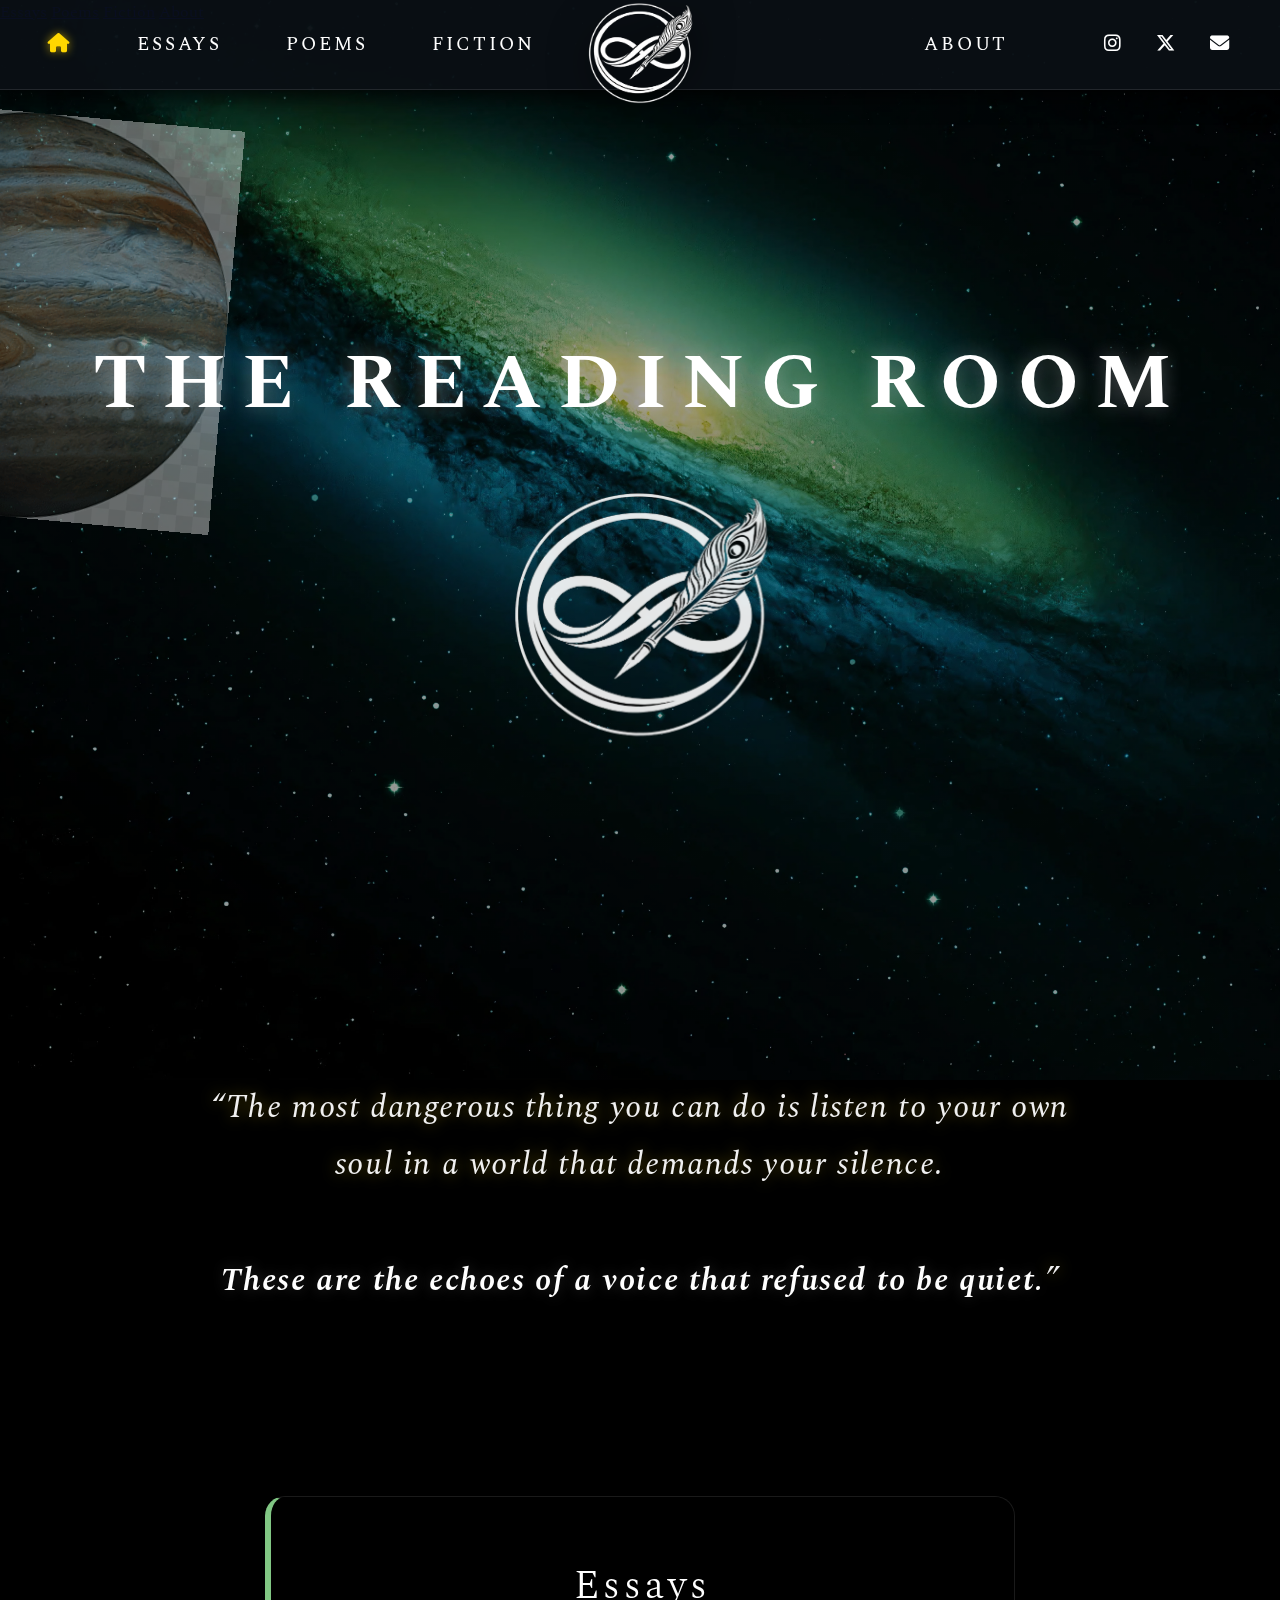
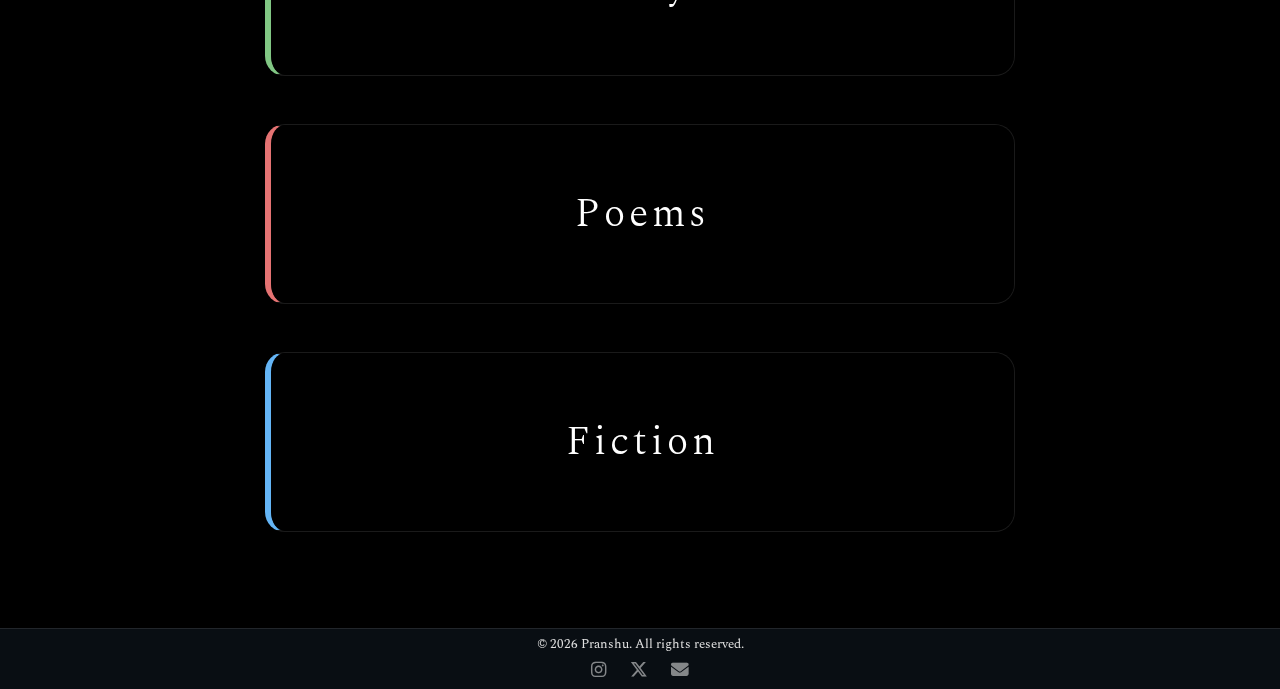
<file: index.html>
<!DOCTYPE html>
<html lang="en">
<head>
  <meta charset="UTF-8" />
  <meta name="viewport" content="width=device-width, initial-scale=1.0" />
  <title>The Reading Room</title>
  <meta name="description" content="The most dangerous thing you can do is listen to your own soul in a world that demands your silence." />
  <link rel="icon" type="image/png" href="favicon-96x96.png" sizes="96x96" />
  <link rel="icon" type="image/svg+xml" href="favicon.svg" />
  <link rel="shortcut icon" href="favicon.ico" />
  <link rel="apple-touch-icon" sizes="180x180" href="apple-touch-icon.png" />
  <meta name="apple-mobile-web-app-title" content="Pranshu Lib" />
  <link rel="manifest" href="site.webmanifest" />
  
  <link rel="preconnect" href="https://fonts.googleapis.com">
  <link rel="preconnect" href="https://fonts.gstatic.com" crossorigin>
  <link href="https://fonts.googleapis.com/css2?family=Spectral:ital,wght@0,300;0,400;0,600;0,700;1,400&display=swap" rel="stylesheet">
  <link rel="stylesheet" href="https://cdnjs.cloudflare.com/ajax/libs/font-awesome/6.5.0/css/all.min.css">
  <link rel="stylesheet" href="style.css" />
</head>

<body>

  <div class="space-bg"></div>
  <div class="planet jupiter"></div> 
  <div class="planet saturn"></div>

  <header class="ribbon">
  <a href="index.html" class="mobile-home-icon active"><i class="fa-solid fa-house"></i></a>

  <nav class="nav-left desktop-only">
    <a href="index.html" aria-label="Home" class="home-icon active">
        <i class="fa-solid fa-house"></i>
    </a>
    <a href="essays.html">Essays</a>
    <a href="poems.html">Poems</a>
    <a href="fiction.html">Fiction</a>
  </nav>

  <div class="nav-logo">
    <a href="index.html">
      <img src="images/final-logo.png" alt="The Reading Room Logo">
    </a>
  </div>

  <nav class="nav-right desktop-only">
    <a href="about.html">About</a>
    
    <div class="nav-socials">
       <a href="https://www.instagram.com/pranshu.writes/" target="_blank" rel="noopener noreferrer">
         <i class="fa-brands fa-instagram"></i>
       </a>
       <a href="https://twitter.com/pranshu_writes" target="_blank" rel="noopener noreferrer">
         <i class="fa-brands fa-x-twitter"></i>
       </a>
       <a href="mailto:pranshu.writes@gmail.com">
         <i class="fa-solid fa-envelope"></i>
       </a>
    </div>
  </nav>

  <div class="menu-toggle"><i class="fa-solid fa-bars"></i></div>
</header>

  <!-- Mobile Menu -->
  <div id="mobileMenu" class="mobile-nav-overlay">
      <a href="essays.html">Essays</a>
      <a href="poems.html">Poems</a>
      <a href="fiction.html">Fiction</a>
      <a href="about.html">About</a>
  </div>

  <main>

    <section class="hero">
      <div class="hero-content">
        <h1>The Reading Room</h1>
        <div class="hero-logo-container">
          <img src="images/final-logo.png" class="spinning-logo" alt="Logo">
        </div>
      </div>
    </section>

    <section class="about" id="quote-section">
      <p class="quote-text">
        “The most dangerous thing you can do is listen to your own soul in a world that demands your silence.<br><br>
        <span class="highlight">These are the echoes of a voice that refused to be quiet.</span>”
      </p>
    </section>

    <section class="library" id="library-section">
      <div class="cards-container">
        
        <a href="essays.html" class="card earth-theme">
          <div class="card-bg"></div>
          <div class="card-content">
            <span class="card-title">Essays</span>
            <div class="card-quote">
              <p>
                "To truly change the world, we must first change<br>
                the way we view education. The real test is not<br>
                in marksheets, but in the human beings it produces."
              </p>
            </div>
          </div>
        </a>

        <a href="poems.html" class="card fire-theme">
          <div class="card-bg"></div>
          <div class="card-content">
            <span class="card-title">Poems</span>
            <div class="card-quote">
              <p>
                "The shard, the glass so very sharp,<br>
                cut through her soul, yet she lived.<br>
                Why then the scalpel, when it cut her veins,<br>
                did not spare?"
              </p>
            </div>
          </div>
        </a>

        <a href="fiction.html" class="card water-theme">
          <div class="card-bg"></div>
          <div class="card-content">
            <span class="card-title">Fiction</span>
            <div class="card-quote">
              <p>
                "You signed off on the body count.<br>
                Math won’t wash off blood.<br>
                Don't hide behind patriotism now."
              </p>
            </div>
          </div>
        </a>

      </div>
    </section>

    <footer>
      <p>© 2026 Pranshu. All rights reserved.</p>
      <div class="footer-icons">
        <a href="https://www.instagram.com/pranshu.writes/" target="_blank" rel="noopener noreferrer"><i class="fa-brands fa-instagram"></i></a>
        <a href="https://twitter.com/pranshu_writes" target="_blank" rel="noopener noreferrer"><i class="fa-brands fa-x-twitter"></i></a>
        <a href="mailto:pranshu.writes@gmail.com"><i class="fa-solid fa-envelope"></i></a>
      </div>
    </footer>

  </main>

  <script src="script.js"></script>
</body>
</html>
</file>
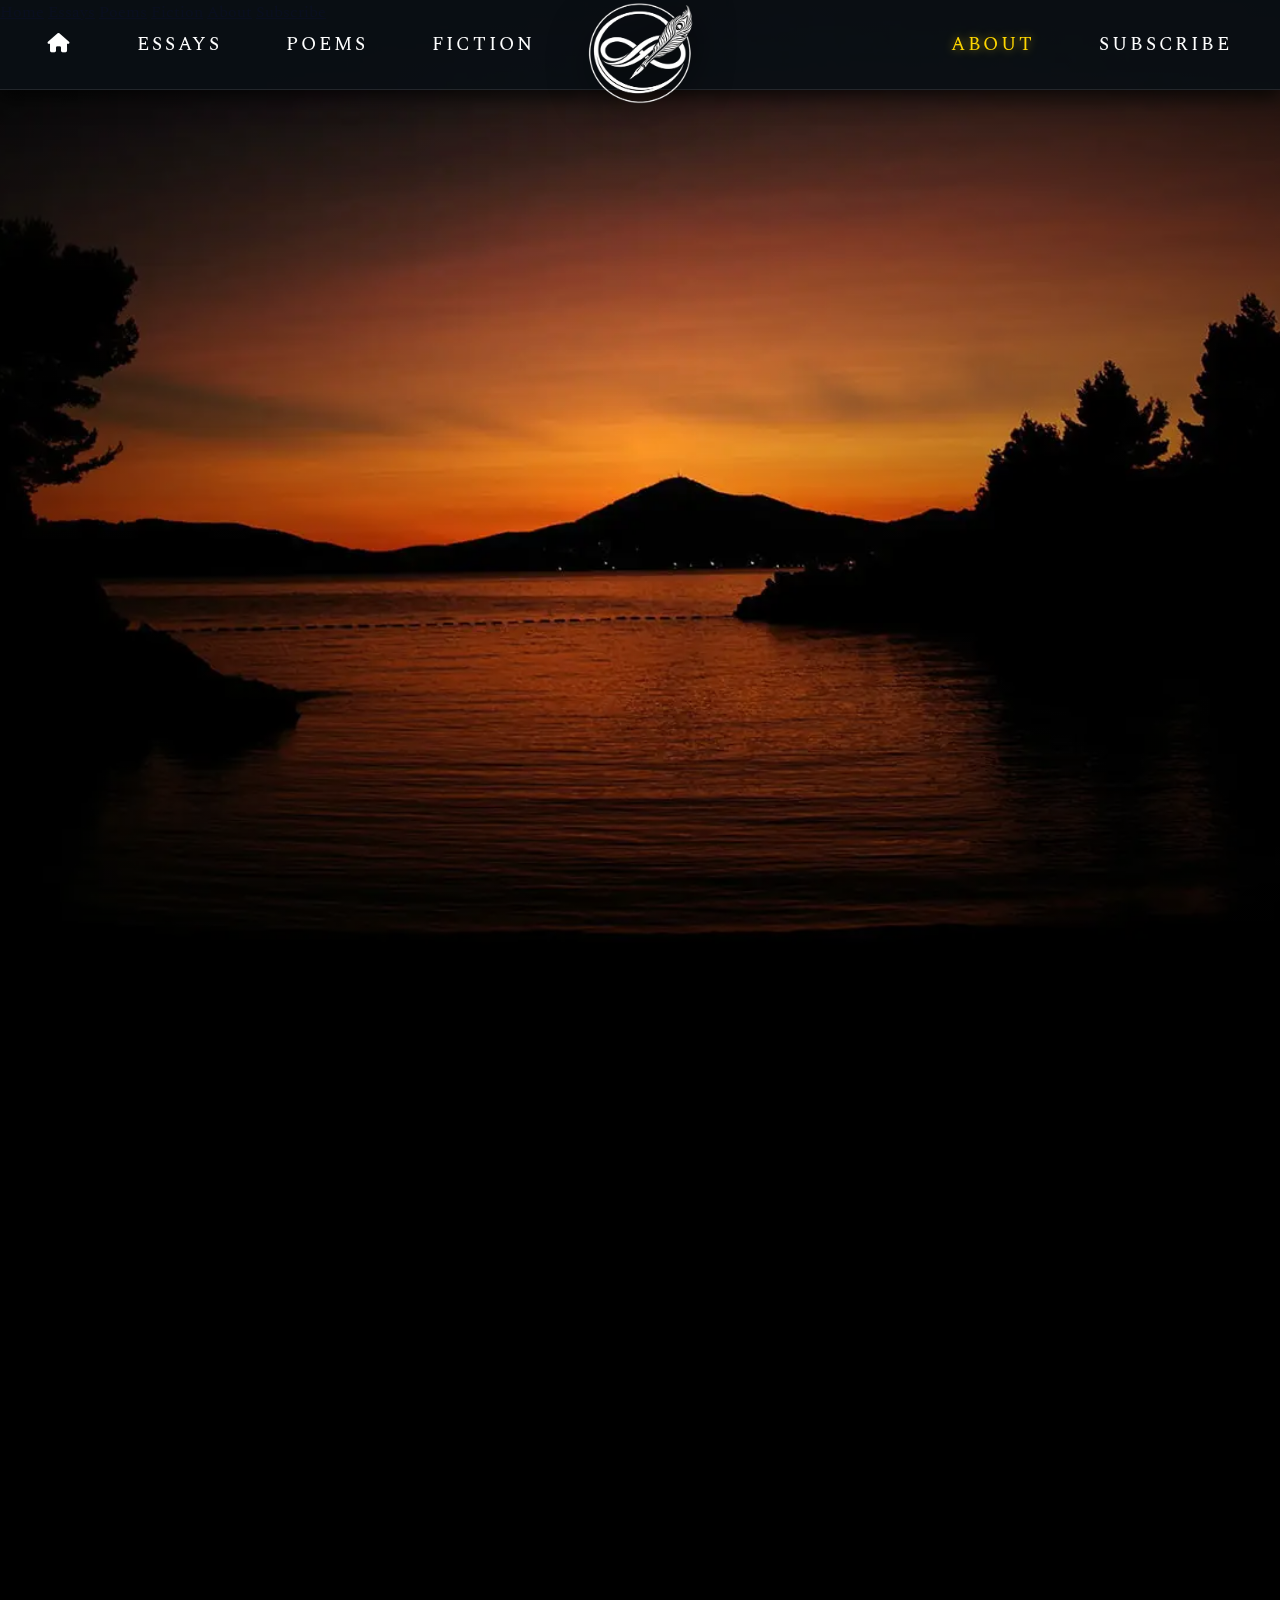
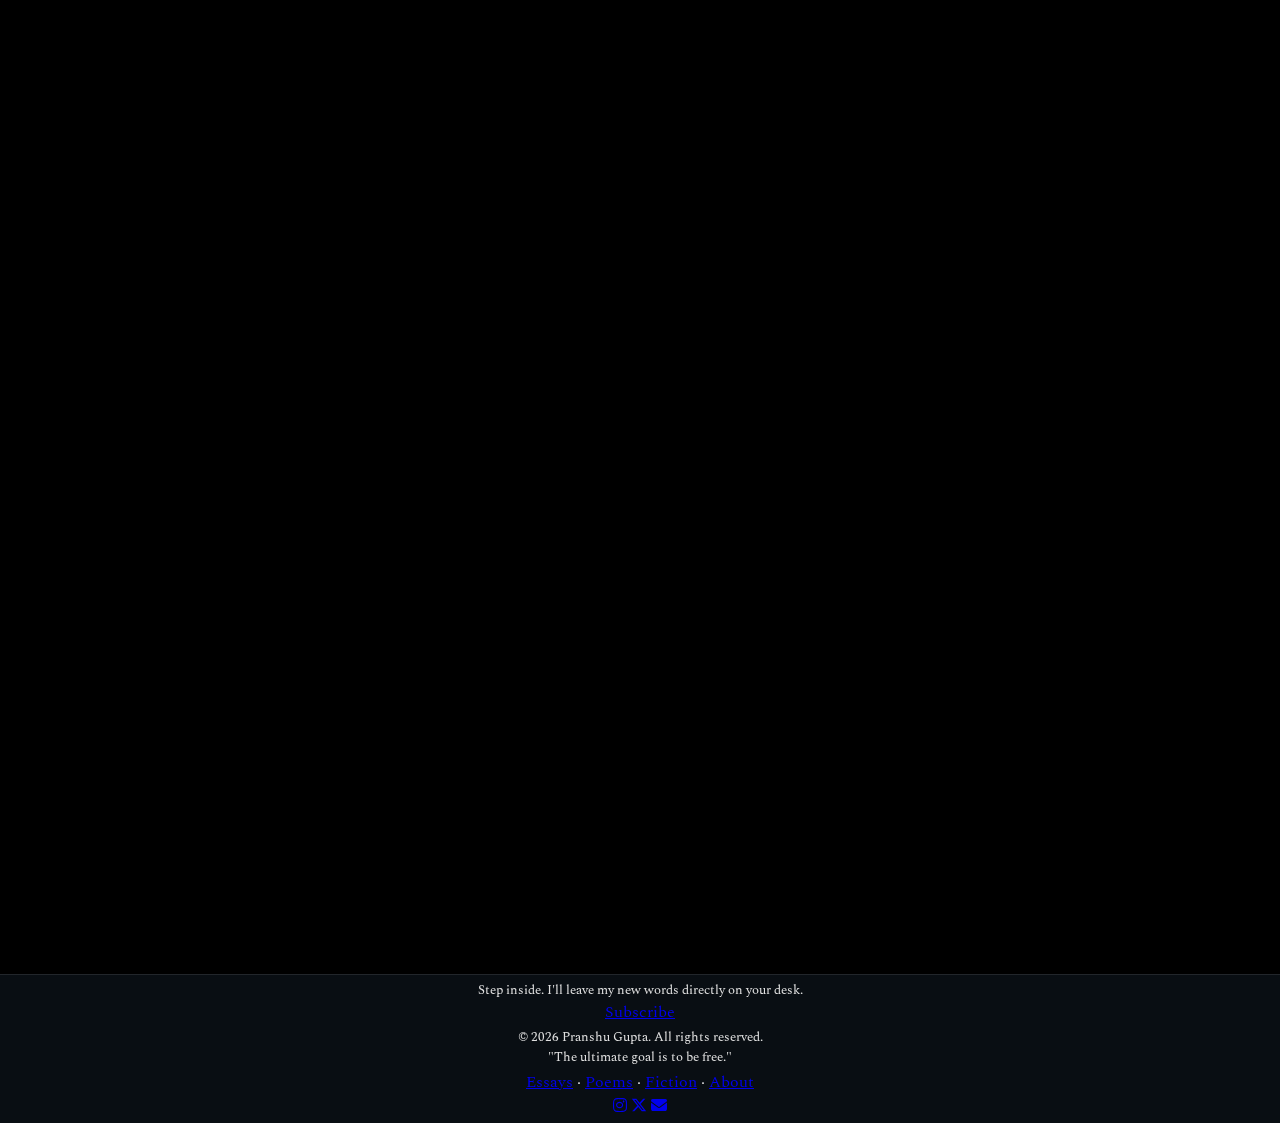
<file: about/index.html>
<!DOCTYPE html>
<html lang="en">
<head>
  <meta charset="UTF-8" />
  <meta name="viewport" content="width=device-width, initial-scale=1.0" />
  <title>About | The Reading Room</title>
  <meta name="description" content="About Pranshu and the journey behind The Reading Room." />
  
  <meta property="og:type" content="website">
  <meta property="og:title" content="About | The Reading Room">
  <meta property="og:description" content="About Pranshu and the journey behind The Reading Room.">
  <meta property="og:image" content="https://pranshu.space/images/bg-about.webp">
  <meta name="twitter:card" content="summary_large_image">
  <meta name="twitter:title" content="About | The Reading Room">
  <meta name="twitter:description" content="About Pranshu and the journey behind The Reading Room.">
  <meta name="twitter:image" content="https://pranshu.space/images/bg-about.webp">

  <link rel="icon" type="image/png" href="../images/icons/favicon-96x96.png" sizes="96x96" />
  <link rel="icon" type="image/svg+xml" href="../images/icons/favicon.svg" />
  <link rel="shortcut icon" href="../images/icons/favicon.ico" />
  <link rel="apple-touch-icon" sizes="180x180" href="../images/icons/apple-touch-icon.png" />
  <meta name="apple-mobile-web-app-title" content="Pranshu Lib" />
  <link rel="manifest" href="../images/icons/site.webmanifest" />
  
  <link rel="preconnect" href="https://fonts.googleapis.com">
  <link rel="preconnect" href="https://fonts.gstatic.com" crossorigin>
  <link href="https://fonts.googleapis.com/css2?family=Spectral:ital,wght@0,300;0,400;0,600;0,700;1,400&display=swap" rel="stylesheet">
  <link rel="stylesheet" href="https://cdnjs.cloudflare.com/ajax/libs/font-awesome/6.5.0/css/all.min.css">
  
  <link rel="stylesheet" href="../style.css" />
</head>

<body>

  <div class="space-bg bg-about"></div>

  <header class="ribbon">
    <a href="/" class="mobile-home-icon"><i class="fa-solid fa-house"></i></a>

    <nav class="nav-left desktop-only">
      <a href="/" aria-label="Home" class="home-icon">
        <i class="fa-solid fa-house"></i>
      </a>
      <a href="../essays/">Essays</a>
      <a href="../poems/">Poems</a>
      <a href="../fiction/">Fiction</a>
    </nav>

    <div class="nav-logo">
      <a href="/">
        <img src="../images/final-logo.png" alt="The Reading Room Logo">
      </a>
    </div>

    <nav class="nav-right desktop-only">
      <a href="#" class="active">About</a>
      <a href="https://pranshuspace.substack.com/subscribe" target="_blank" rel="noopener noreferrer" class="subscribe-btn">Subscribe</a>
    </nav>

    <div class="menu-toggle" role="button" aria-label="Toggle Navigation" tabindex="0"><i class="fa-solid fa-bars"></i></div>
  </header>

  <div id="mobileMenu" class="mobile-nav-overlay">
      <a href="/">Home</a>
      <a href="../essays/">Essays</a>
      <a href="../poems/">Poems</a>
      <a href="../fiction/">Fiction</a>
      <a href="#" class="active">About</a>
      <a href="https://pranshuspace.substack.com/subscribe" target="_blank" class="mobile-subscribe-btn">Subscribe</a>
  </div>

  <main>
    <section class="page-intro">
      <div class="quote-glass">
        <h1 class="page-title">THE JOURNEY</h1>
        <p>"People ask, 'What's the ultimate goal of life?'<br><br>Ultimate goal is to be free."</p>
      </div>
    </section>

    <div class="reading-container reading-layout container-centered" style="justify-content: center;">
      <article class="reading-main solid-glass about-card card-static">
        <div class="reading-text">
          
          <p>Hello Everyone! I warmly welcome you to my reading room.</p>
          
          <p>My journey into writing began in the quiet isolation of the COVID-19 lockdowns. I was preparing for my 12th board exams, and as the world paused, I found myself turning inward. I began listening to spiritual discourses and exploring the depths of philosophy and human psychology. It was a period of intense, youthful idealism. I was struck by a sincere belief that humans possess the potential to achieve true peace, and I harbored a burning desire to help build a utopian society. I wanted to do the absolute best for my country and humankind.</p>

          <h3 style="color: #FFD700; margin-top: 3rem; margin-bottom: 1.5rem; font-size: 1.8rem; font-weight: 400;">The Reality of Power</h3>
          <p>But idealism eventually has to meet the real world. As I stepped further into practical life, I began to observe the systems around us. I realized that the traditional path to political or systemic power is often inherently compromised.</p>

          <p>To win the approval of the masses—with all their conflicting needs and desires—leaders are frequently forced to make promises they know they cannot keep. It becomes a cycle of appeasement and untruths that, while politically effective in the short term, ultimately harms society in the long run. I realized that true change cannot be enforced from the top down. Power is a psychological trap, a theme we explore deeply in the Essays section.</p>

          <h3 style="color: #FFD700; margin-top: 3rem; margin-bottom: 1.5rem; font-size: 1.8rem; font-weight: 400;">The Shift to the Pen</h3>
          <p>That realization shifted everything for me. I understood that you cannot change the world by controlling it; you can only change it by educating it—starting with yourself. So, I picked up the pen. Writing became my way to explore the nuances of society, the mechanics of power, and the depths of the human heart.</p>

          <p>You can access my website based on three distinct moods:</p>

          <ul style="list-style: none; padding-left: 0; margin-bottom: 2rem;">
            <li style="margin-bottom: 1.5rem;">
              <strong style="color: #81C784; font-size: 1.2rem; letter-spacing: 0.1em; text-transform: uppercase;">Essays</strong><br>
              The serious room. Go here to read social commentary, explore philosophy, and think. Pause here, and change the world.
            </li>
            <li style="margin-bottom: 1.5rem;">
              <strong style="color: #E57373; font-size: 1.2rem; letter-spacing: 0.1em; text-transform: uppercase;">Poems</strong><br>
              Soft, and sometimes brutal. Just things I like to write. Relax here, and if my words make you feel something real, I will take that as a win.
            </li>
            <li style="margin-bottom: 1.5rem;">
              <strong style="color: #64B5F6; font-size: 1.2rem; letter-spacing: 0.1em; text-transform: uppercase;">Fiction</strong><br>
              This may be the least active room, but it will be the most creative. Be ready to be thrilled.
            </li>
          </ul>

          <h3 style="color: #FFD700; margin-top: 3rem; margin-bottom: 1.5rem; font-size: 1.8rem; font-weight: 400;">The Purpose</h3>
          <p>Along this path, my explorations into Indian Knowledge Systems led to a book proposal on philosophy that was shortlisted for the PM YUVA 3.0 program. Though it did not make the final cut, it affirmed my commitment to exploring these vital, ancient ideas.</p>

          <p>My ultimate purpose is education. I believe it is the master key to changing the world. If the right knowledge and self-reflection can spark a resilient light within me—one that keeps me walking a grounded, honest path despite life's inevitable challenges—then I am certain it can do the same for a thousand others. And a thousand awakened minds are enough to shift an entire system.</p>

          <p style="margin-top: 3rem; font-size: 1.3rem; font-style: italic; color: #fff; text-align: center;">
            So this is Pranshu Gupta, welcoming you all to a journey of self-discovery and growth.<br>
            Looking forward to connecting with you all. <br><br>
            <span style="color: #FFD700;">Spread love. Love makes us free, and remember—the ultimate goal is to be free.</span>
          </p>
        </div>
      </article>
    </div>
  </main>

  <footer>
    <div class="footer-catch">
      <p>Step inside. I'll leave my new words directly on your desk.</p>
      <a href="https://pranshuspace.substack.com/subscribe" target="_blank" rel="noopener noreferrer" class="subscribe-btn-footer">Subscribe</a>
    </div>
    <div class="footer-bottom">
      <p class="copyright">© 2026 Pranshu Gupta. All rights reserved.</p>
      <p class="footer-quote">"The ultimate goal is to be free."</p>
    </div>
    <div class="footer-right">
      <div class="footer-links">
        <a href="../essays/">Essays</a> 
        <span>&#183;</span> 
        <a href="../poems/">Poems</a> 
        <span>&#183;</span> 
        <a href="../fiction/">Fiction</a> 
        <span>&#183;</span> 
        <a href="#">About</a>
      </div>
      <div class="footer-socials">
        <a href="https://instagram.com/pranshu.space/" target="_blank" rel="noopener noreferrer"><i class="fa-brands fa-instagram"></i></a>
        <a href="https://x.com/pranshuspace" target="_blank" rel="noopener noreferrer"><i class="fa-brands fa-x-twitter"></i></a>
        <a href="mailto:hello.pranshuspace@gmail.com"><i class="fa-solid fa-envelope"></i></a>
      </div>
    </div>
  </footer>

  <script src="../script.js"></script>
</body>
</html>
</file>
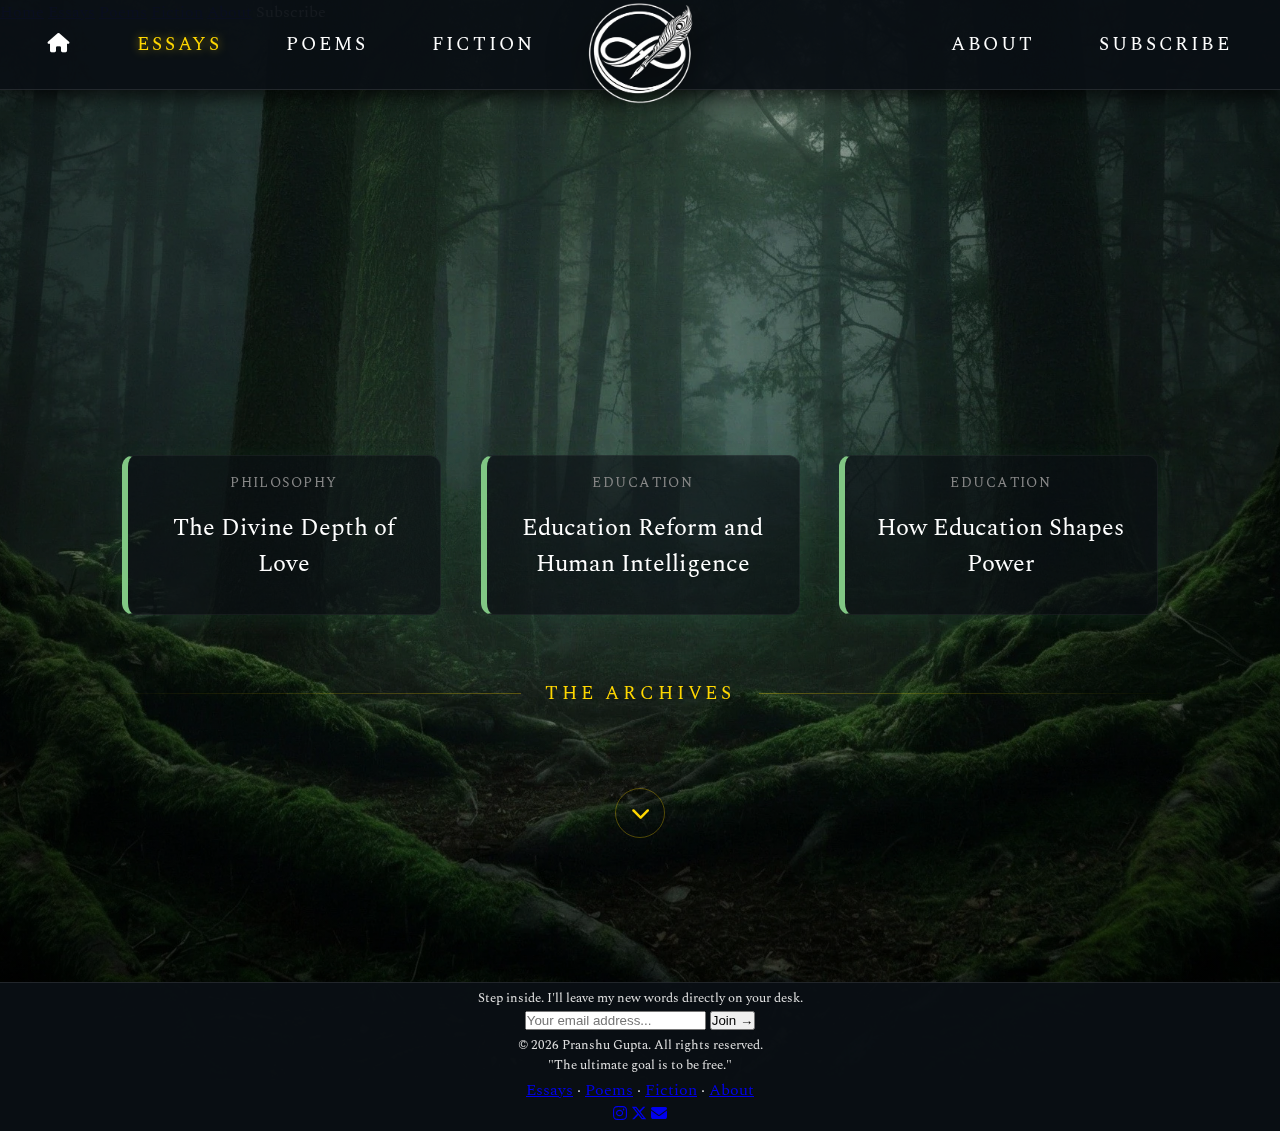
<file: essays/index.html>
<!DOCTYPE html>
<html lang="en">
<head>
  <meta charset="UTF-8" />
  <meta name="viewport" content="width=device-width, initial-scale=1.0" />
  <title>Essays | The Reading Room</title>
  <meta name="description" content="Essays and reflections by Pranshu. Exploring education, society, and the human condition through critical thought." />
  
  <meta property="og:type" content="website">
  <meta property="og:title" content="Essays | The Reading Room">
  <meta property="og:description" content="Essays and reflections by Pranshu. Exploring education, society, and the human condition through critical thought.">
  <meta property="og:image" content="https://pranshu.space/images/bg-essays.webp">
  <meta name="twitter:card" content="summary_large_image">
  <meta name="twitter:title" content="Essays | The Reading Room">
  <meta name="twitter:description" content="Essays and reflections by Pranshu. Exploring education, society, and the human condition through critical thought.">
  <meta name="twitter:image" content="https://pranshu.space/images/bg-essays.webp">

  <link rel="icon" type="image/png" href="../images/icons/favicon-96x96.png" sizes="96x96" />
  <link rel="icon" type="image/svg+xml" href="../images/icons/favicon.svg" />
  <link rel="shortcut icon" href="../images/icons/favicon.ico" />
  <link rel="apple-touch-icon" sizes="180x180" href="../images/icons/apple-touch-icon.png" />
  <meta name="apple-mobile-web-app-title" content="Pranshu Lib" />
  <link rel="manifest" href="../images/icons/site.webmanifest" />
  
  <link rel="preconnect" href="https://fonts.googleapis.com">
  <link rel="preconnect" href="https://fonts.gstatic.com" crossorigin>
  <link href="https://fonts.googleapis.com/css2?family=Spectral:ital,wght@0,300;0,400;0,600;0,700;1,400&display=swap" rel="stylesheet">
  <link rel="stylesheet" href="https://cdnjs.cloudflare.com/ajax/libs/font-awesome/6.5.0/css/all.min.css">
  
  <link rel="stylesheet" href="../style.css" />
</head>

<body>

  <div class="space-bg bg-essays"></div>

  <header class="ribbon">
    <a href="/" class="mobile-home-icon"><i class="fa-solid fa-house"></i></a>

    <nav class="nav-left desktop-only">
      <a href="/" aria-label="Home" class="home-icon">
        <i class="fa-solid fa-house"></i>
      </a>
      <a href="#" class="active">Essays</a> <a href="../poems/">Poems</a>
      <a href="../fiction/">Fiction</a>
    </nav>

    <div class="nav-logo">
      <a href="/">
        <img src="../images/final-logo.png" alt="The Reading Room Logo">
      </a>
    </div>

    <nav class="nav-right desktop-only">
      <a href="../about/">About</a>
      <a class="subscribe-btn">Subscribe</a>
    </nav>

    <div class="menu-toggle" role="button" aria-label="Toggle Navigation" tabindex="0"><i class="fa-solid fa-bars"></i></div>
  </header>

  <div id="mobileMenu" class="mobile-nav-overlay">
      <a href="/">Home</a>
      <a href="#" class="active">Essays</a>
      <a href="../poems/">Poems</a>
      <a href="../fiction/">Fiction</a>
      <a href="../about/">About</a>
      <a class="mobile-subscribe-btn">Subscribe</a>
  </div>

  <main>
    <section class="page-intro">
      <div class="quote-glass">
        <h1 class="page-title">THE PROSE</h1>
        <p>"In my education system, education would be free— because only by teaching each individual with respect, understanding, and freedom can we truly raise leaders who are free— not just to follow the world but to shape it."</p>
      </div>
    </section>

    <section class="content-featured">
      <a href="divine-love.html" class="solid-glass earth-theme card-anchor">
          <span class="item-meta">PHILOSOPHY</span>
          <h2 class="item-title">The Divine Depth of Love</h2>
          <p class="item-excerpt">Everyone believes they have felt it—at least once in their lives. But most have only brushed the surface of what love truly is.</p>
      </a>

      <a href="shaping-the-future.html" class="solid-glass earth-theme card-anchor">
        <span class="item-meta">EDUCATION</span>
        <h2 class="item-title">Education Reform and Human Intelligence</h2>
        <p class="item-excerpt">A deep dive into education reform and human intelligence.</p>
      </a>

      <a href="education-shapes-power.html" class="solid-glass earth-theme card-anchor">
        <span class="item-meta">EDUCATION</span>
        <h2 class="item-title">How Education Shapes Power</h2>
        <p class="item-excerpt">An exploration of how education is a key factor in shaping power dynamics in society.</p>
      </a>
    </section>

    <div class="archive-divider"><span>The Archives</span></div>

    <section class="content-archive">
      <a href="#" class="solid-glass earth-theme card-simple">
        <h2 class="item-title">Roots</h2>
        <span class="item-meta">PHILOSOPHY</span>
      </a>

      <a href="#" class="solid-glass earth-theme card-simple">
        <h2 class="item-title">Perspective</h2>
        <span class="item-meta">GROWTH</span>
      </a>

      <a href="#" class="solid-glass earth-theme card-simple">
        <h2 class="item-title">Sustainability</h2>
        <span class="item-meta">ENVIRONMENT</span>
      </a>

      <a href="#" class="solid-glass earth-theme card-simple">
        <h2 class="item-title">Policy & Reform</h2>
        <span class="item-meta">POLITICS</span>
      </a>

      <a href="#" class="solid-glass earth-theme card-simple">
        <h2 class="item-title">Modern Myths</h2>
        <span class="item-meta">CULTURE</span>
      </a>
    </section>
  </main>

  <iframe name="hidden_iframe" id="hidden_iframe" style="display:none;"></iframe>
  <footer id="footer">
    <div class="footer-catch">
      <p>Step inside. I'll leave my new words directly on your desk.</p>
      <form class="footer-subscribe-form" action="https://eocampaign1.com/form/a530cd3a-1aba-11f1-a0cc-abf3cee050cb" method="POST" target="hidden_iframe">
        <input type="text" name="b_name" class="bot-trap" tabindex="-1" autocomplete="off" style="display:none !important; position:absolute; left:-9999px;">
        <input type="email" name="field_0" placeholder="Your email address..." required>
        <button type="submit">Join <span class="btn-arrow">→</span></button>
      </form>
      <div class="footer-success-message" style="display: none;">
        <p>"The door is unlocked. A seat is saved for you."</p>
      </div>
    </div>
    <div class="footer-bottom">
      <p class="copyright">© 2026 Pranshu Gupta. All rights reserved.</p>
      <p class="footer-quote">"The ultimate goal is to be free."</p>
    </div>
    <div class="footer-right">
      <div class="footer-links">
        <a href="#">Essays</a> 
        <span>&#183;</span> 
        <a href="../poems/">Poems</a> 
        <span>&#183;</span> 
        <a href="../fiction/">Fiction</a> 
        <span>&#183;</span> 
        <a href="../about/">About</a>
      </div>
      <div class="footer-socials">
        <a href="https://instagram.com/pranshu.space/" target="_blank" rel="noopener noreferrer"><i class="fa-brands fa-instagram"></i></a>
        <a href="https://x.com/pranshuspace" target="_blank" rel="noopener noreferrer"><i class="fa-brands fa-x-twitter"></i></a>
        <a href="mailto:think@pranshu.space"><i class="fa-solid fa-envelope"></i></a>
      </div>
    </div>
  </footer>

  <script src="../script.js"></script>
</body>
</html>
</file>
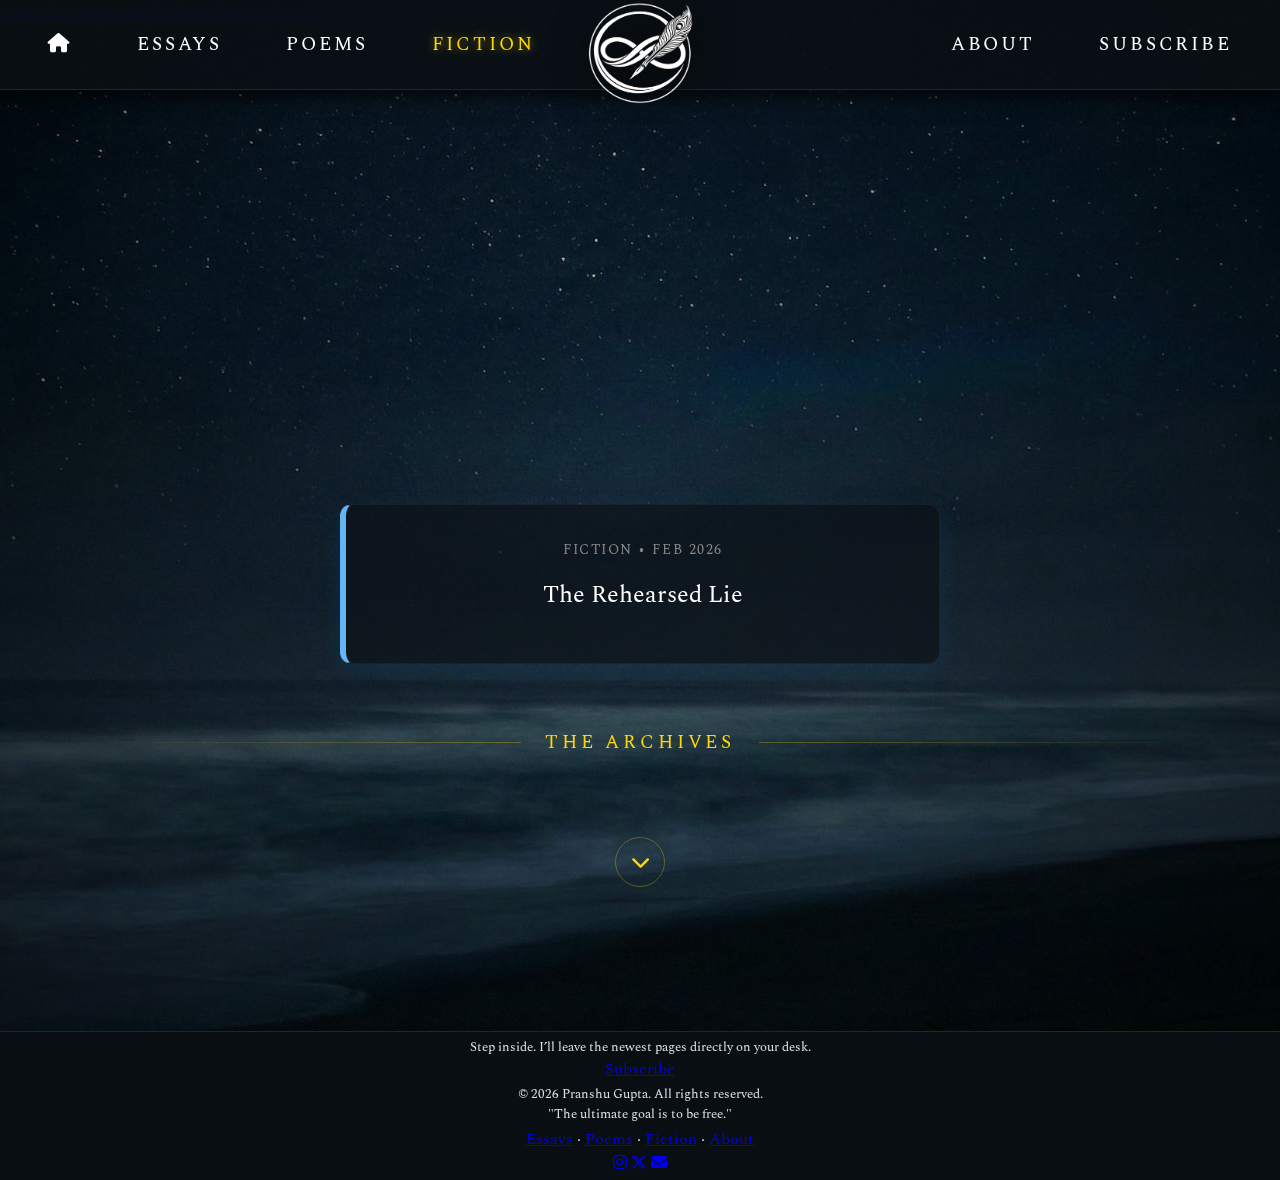
<file: fiction/index.html>
<!DOCTYPE html>
<html lang="en">
<head>
  <meta charset="UTF-8" />
  <meta name="viewport" content="width=device-width, initial-scale=1.0" />
  <title>Fiction | The Reading Room</title>
  <meta name="description" content="Short stories and narrative fiction by Pranshu. Dive into immersive worlds, thrillers like 'The Rehearsed Lie', and tales from the deep." />
  
  <meta property="og:type" content="website">
  <meta property="og:title" content="Fiction | The Reading Room">
  <meta property="og:description" content="Short stories and narrative fiction by Pranshu. Dive into immersive worlds, thrillers like 'The Rehearsed Lie', and tales from the deep.">
  <meta property="og:image" content="https://pranshu.space/images/bg-fiction.webp">
  <meta name="twitter:card" content="summary_large_image">
  <meta name="twitter:title" content="Fiction | The Reading Room">
  <meta name="twitter:description" content="Short stories and narrative fiction by Pranshu. Dive into immersive worlds, thrillers like 'The Rehearsed Lie', and tales from the deep.">
  <meta name="twitter:image" content="https://pranshu.space/images/bg-fiction.webp">

  <link rel="icon" type="image/png" href="../images/icons/favicon-96x96.png" sizes="96x96" />
  <link rel="icon" type="image/svg+xml" href="../images/icons/favicon.svg" />
  <link rel="shortcut icon" href="../images/icons/favicon.ico" />
  <link rel="apple-touch-icon" sizes="180x180" href="../images/icons/apple-touch-icon.png" />
  <meta name="apple-mobile-web-app-title" content="Pranshu Lib" />
  <link rel="manifest" href="../images/icons/site.webmanifest" />
  
  <link rel="preconnect" href="https://fonts.googleapis.com">
  <link rel="preconnect" href="https://fonts.gstatic.com" crossorigin>
  <link href="https://fonts.googleapis.com/css2?family=Spectral:ital,wght@0,300;0,400;0,600;0,700;1,400&display=swap" rel="stylesheet">
  <link rel="stylesheet" href="https://cdnjs.cloudflare.com/ajax/libs/font-awesome/6.5.0/css/all.min.css">
  
  <link rel="stylesheet" href="../style.css" />
</head>

<body>

  <div class="space-bg bg-fiction"></div>

  <header class="ribbon">
    <a href="/" class="mobile-home-icon"><i class="fa-solid fa-house"></i></a>

    <nav class="nav-left desktop-only">
      <a href="/" aria-label="Home" class="home-icon">
        <i class="fa-solid fa-house"></i>
      </a>
      <a href="../essays/">Essays</a>
      <a href="../poems/">Poems</a>
      <a href="#" class="active">Fiction</a> </nav>

    <div class="nav-logo">
      <a href="/">
        <img src="../images/final-logo.png" alt="The Reading Room Logo">
      </a>
    </div>

    <nav class="nav-right desktop-only">
      <a href="../about/">About</a>
      <a href="https://pranshuspace.substack.com/subscribe" target="_blank" rel="noopener noreferrer" class="subscribe-btn">Subscribe</a>
    </nav>

    <div class="menu-toggle" role="button" aria-label="Toggle Navigation" tabindex="0"><i class="fa-solid fa-bars"></i></div>
  </header>

  <div id="mobileMenu" class="mobile-nav-overlay">
      <a href="/">Home</a>
      <a href="../essays/">Essays</a>
      <a href="../poems/">Poems</a>
      <a href="#" class="active">Fiction</a>
      <a href="../about/">About</a>
      <a href="https://pranshuspace.substack.com/subscribe" target="_blank" class="mobile-subscribe-btn">Subscribe</a>
  </div>

  <main>
    <section class="page-intro">
      <div class="quote-glass">
        <h1 class="page-title">THE TALES</h1>
        <p>"‘The evidence was on your table. If you had been brave enough to suspend the flights, we could have stopped this disaster. But you couldn't convince the officials. For god’s sake, you didn’t even try.’<br><br>‘You signed off on the body count. Math won’t wash off blood. Don't hide behind patriotism now.’"</p>
      </div>
    </section>

    <section class="content-featured">
      <a href="the-rehearsed-lie.html" class="solid-glass water-theme card-anchor" style="max-width: 600px; margin: 0 auto; width: 100%;">
        <span class="item-meta">Fiction • Feb 2026</span>
        <h2 class="item-title">The Rehearsed Lie</h2>
        <p class="item-excerpt">You signed off on the body count. Math won’t wash off blood. Don't hide behind patriotism now...</p>
      </a>
    </section>

    <div class="archive-divider"><span>The Archives</span></div>

    <section class="content-archive">
      <a href="#" class="solid-glass water-theme card-simple">
        <h2 class="item-title">Glass Gardens</h2>
        <span class="item-meta">Nov 2025</span>
      </a>

      <a href="#" class="solid-glass water-theme card-simple">
        <h2 class="item-title">Static Noise</h2>
        <span class="item-meta">Oct 2025</span>
      </a>

      <a href="#" class="solid-glass water-theme card-simple">
        <h2 class="item-title">The Watchmaker</h2>
        <span class="item-meta">Sep 2025</span>
      </a>

      <a href="#" class="solid-glass water-theme card-simple">
        <h2 class="item-title">Neon Rain</h2>
        <span class="item-meta">Aug 2025</span>
      </a>

      <a href="#" class="solid-glass water-theme card-simple">
        <h2 class="item-title">Echoes</h2>
        <span class="item-meta">Jul 2025</span>
      </a>
    </section>
  </main>

  <footer>
    <div class="footer-catch">
      <p>Step inside. I’ll leave the newest pages directly on your desk.</p>
      <a href="https://pranshuspace.substack.com/subscribe" target="_blank" rel="noopener noreferrer" class="subscribe-btn-footer">Subscribe</a>
    </div>
    <div class="footer-bottom">
      <p class="copyright">© 2026 Pranshu Gupta. All rights reserved.</p>
      <p class="footer-quote">"The ultimate goal is to be free."</p>
    </div>
    <div class="footer-right">
      <div class="footer-links">
        <a href="../essays/">Essays</a> 
        <span>&#183;</span> 
        <a href="../poems/">Poems</a> 
        <span>&#183;</span> 
        <a href="#">Fiction</a> 
        <span>&#183;</span> 
        <a href="../about/">About</a>
      </div>
      <div class="footer-socials">
        <a href="https://instagram.com/pranshu.space/" target="_blank" rel="noopener noreferrer"><i class="fa-brands fa-instagram"></i></a>
        <a href="https://x.com/pranshuspace" target="_blank" rel="noopener noreferrer"><i class="fa-brands fa-x-twitter"></i></a>
        <a href="mailto:hello.pranshuspace@gmail.com"><i class="fa-solid fa-envelope"></i></a>
      </div>
    </div>
  </footer>

  <script src="../script.js"></script>
</body>
</html>
</file>
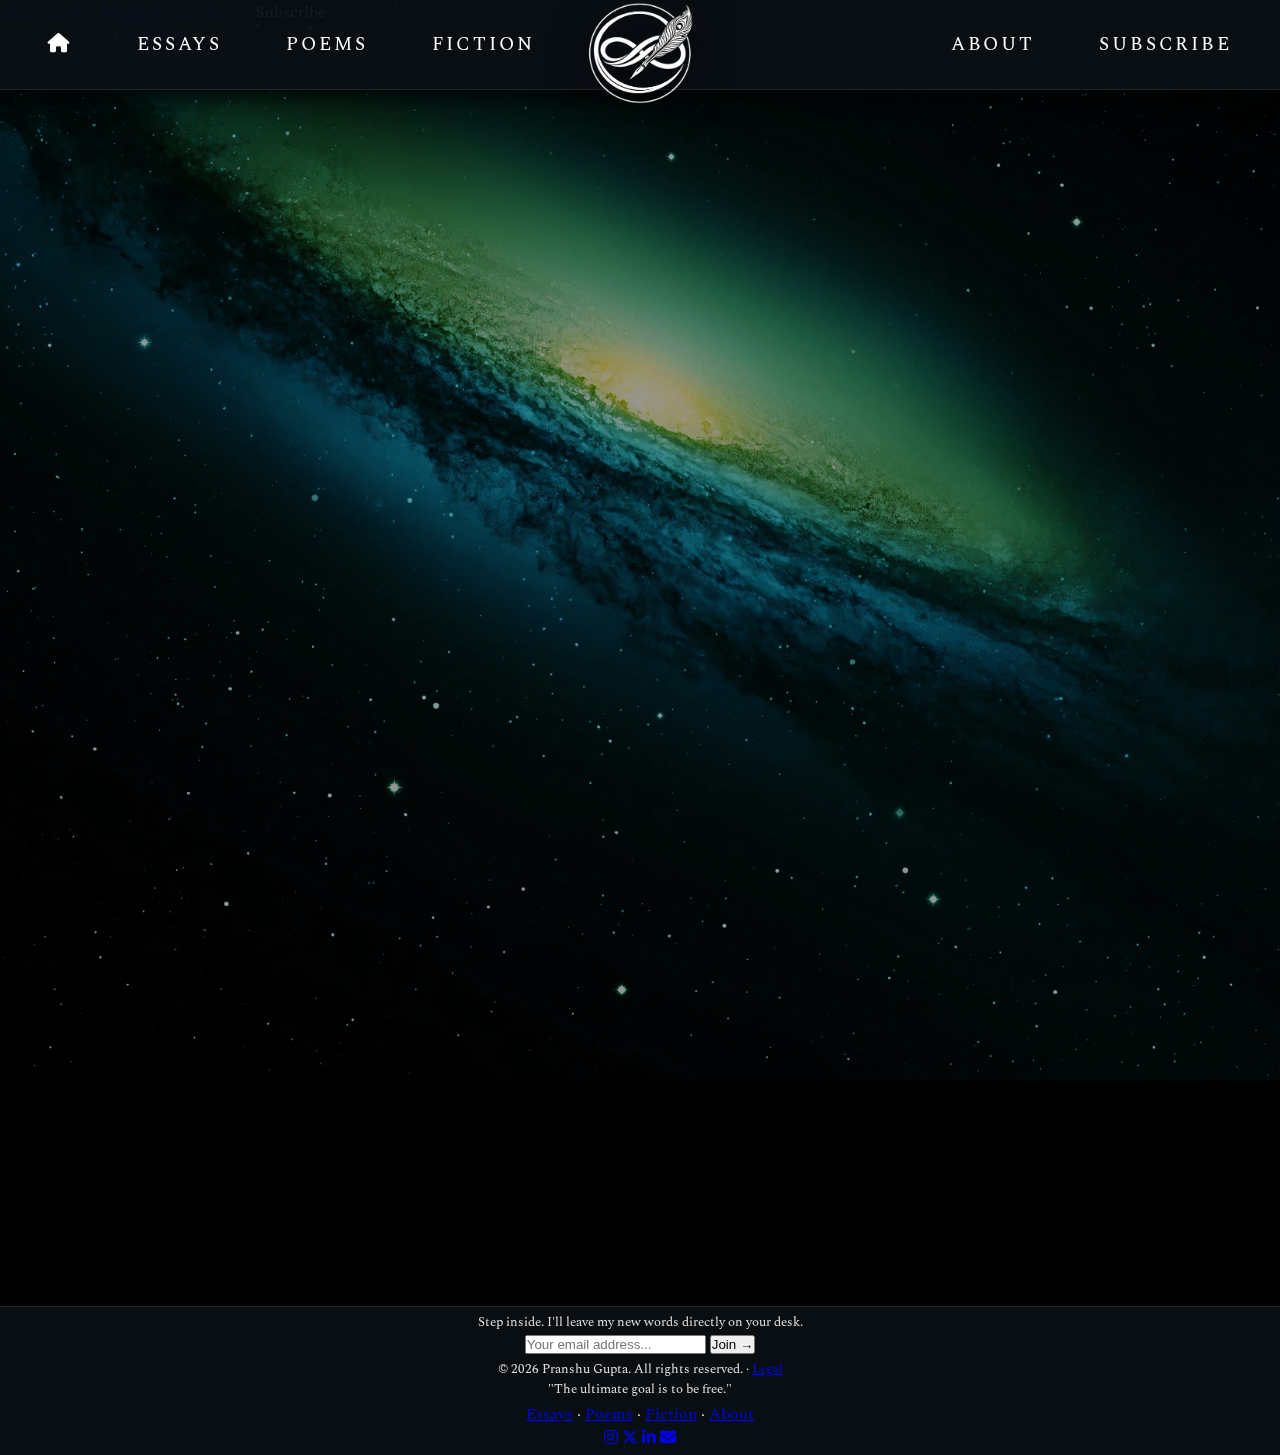
<file: legal/index.html>
<!DOCTYPE html>
<html lang="en">
<head>
  <meta charset="UTF-8" />
  <meta name="viewport" content="width=device-width, initial-scale=1.0" />
  <title>Legal | The Reading Room</title>
  <meta name="description" content="Copyright and legal information for pranshu.space." />
  <meta name="author" content="Pranshu Gupta" />
  
  <meta property="og:type" content="website">
  <meta property="og:title" content="Legal | The Reading Room">
  <meta property="og:description" content="Copyright and legal information for pranshu.space.">
  <meta property="og:url" content="https://pranshu.space/legal.html">
  <meta property="og:site_name" content="The Reading Room">
  <meta property="og:image" content="https://pranshu.space/images/bg-about.webp">
  <meta property="og:image:alt" content="The Reading Room - Background Image">
  <meta name="twitter:card" content="summary_large_image">
  <meta name="twitter:title" content="Legal | The Reading Room">
  <meta name="twitter:description" content="Copyright and legal information for pranshu.space.">
  <meta name="twitter:image" content="https://pranshu.space/images/bg-about.webp">
  <link rel="canonical" href="https://pranshu.space/legal.html" />

  <link rel="icon" type="image/png" href="../images/icons/favicon-96x96.png" sizes="96x96" />
  <link rel="icon" type="image/svg+xml" href="../images/icons/favicon.svg" />
  <link rel="shortcut icon" href="../images/icons/favicon.ico" />
  <link rel="apple-touch-icon" sizes="180x180" href="../images/icons/apple-touch-icon.png" />
  <meta name="apple-mobile-web-app-title" content="Pranshu Lib" />
  <link rel="manifest" href="../images/icons/site.webmanifest" />
  
  <link rel="preconnect" href="https://fonts.googleapis.com">
  <link rel="preconnect" href="https://fonts.gstatic.com" crossorigin>
  <link href="https://fonts.googleapis.com/css2?family=Spectral:ital,wght@0,300;0,400;0,600;0,700;1,400&display=swap" rel="stylesheet">
  <link rel="stylesheet" href="https://cdnjs.cloudflare.com/ajax/libs/font-awesome/6.5.0/css/all.min.css">
  
  <link rel="stylesheet" href="../style.css" />
</head>

<body>

  <div class="space-bg"></div>

  <header class="ribbon">
    <a href="/" class="mobile-home-icon"><i class="fa-solid fa-house"></i></a>

    <nav class="nav-left desktop-only">
      <a href="/" aria-label="Home" class="home-icon">
        <i class="fa-solid fa-house"></i>
      </a>
      <a href="../essays/">Essays</a>
      <a href="../poems/">Poems</a>
      <a href="../fiction/">Fiction</a>
    </nav>

    <div class="nav-logo">
      <a href="/">
        <img src="../images/final-logo.png" alt="The Reading Room Logo">
      </a>
    </div>

    <nav class="nav-right desktop-only">
      <a href="../about/">About</a>
      <a class="subscribe-btn">Subscribe</a>
    </nav>

    <div class="menu-toggle" role="button" aria-label="Toggle Navigation" tabindex="0"><i class="fa-solid fa-bars"></i></div>
  </header>

  <div id="mobileMenu" class="mobile-nav-overlay">
      <a href="/">Home</a>
      <a href="../essays/">Essays</a>
      <a href="../poems/">Poems</a>
      <a href="../fiction/">Fiction</a>
      <a href="../about/">About</a>
      <a class="mobile-subscribe-btn">Subscribe</a>
  </div>

  <main>
    <section class="page-intro">
      <div class="quote-glass">
        <h1 class="page-title">COPYRIGHT & LEGAL</h1>
      </div>
    </section>

    <div class="reading-container reading-layout container-centered">
      <article class="reading-main solid-glass about-card card-static">
        <div class="reading-text legal-text">
          <p>All content on pranshu.space is the original work of Pranshu Gupta and is protected under Indian copyright law.</p>
          <p>This copyright exists from the moment of creation, © 2026 Pranshu Gupta.</p>
          <p>You are welcome to share links to these pages or quote briefly with clear attribution to the author.</p>
          <p>However, unauthorized reproduction, distribution, or commercial use of any material found here is strictly not permitted without written permission.</p>
          <p>Additionally, the story <em>The Rehearsed Lie</em> is currently under submission consideration and may not be reproduced in any form whatsoever.</p>
          <p>For permissions, collaborations, or inquiries, please reach out to <a href="mailto:think@pranshu.space" target="_blank" rel="noopener noreferrer" class="legal-email-link">think@pranshu.space</a>.</p>
        </div>
      </article>
    </div>
  </main>

  <iframe name="hidden_iframe" id="hidden_iframe" style="display:none;"></iframe>
  <footer id="footer">
    <div class="footer-catch">
      <p>Step inside. I'll leave my new words directly on your desk.</p>
      <form class="footer-subscribe-form" action="https://eocampaign1.com/form/a530cd3a-1aba-11f1-a0cc-abf3cee050cb" method="POST" target="hidden_iframe">
        <input type="text" name="b_name" class="bot-trap" tabindex="-1" autocomplete="off" style="position:absolute; left:-9999px; opacity:0; z-index:-1;">
        <input type="email" name="field_0" placeholder="Your email address..." required>
        <button type="submit">Join <span class="btn-arrow">→</span></button>
      </form>
      <div class="footer-success-message" style="display: none;">
        <p>"The door is unlocked. A seat is saved for you."</p>
      </div>
    </div>
    <div class="footer-bottom">
      <p class="copyright">© 2026 Pranshu Gupta. All rights reserved. <span class="legal-link">· <a href="#">Legal</a></span></p>
      <p class="footer-quote">"The ultimate goal is to be free."</p>
    </div>
    <div class="footer-right">
      <div class="footer-links">
        <a href="../essays/">Essays</a> 
        <span>&#183;</span> 
        <a href="../poems/">Poems</a> 
        <span>&#183;</span> 
        <a href="../fiction/">Fiction</a> 
        <span>&#183;</span> 
        <a href="../about/">About</a>
      </div>
      <div class="footer-socials">
        <a href="https://instagram.com/pranshu.space/" target="_blank" rel="noopener noreferrer"><i class="fa-brands fa-instagram"></i></a>
        <a href="https://x.com/pranshuspace" target="_blank" rel="noopener noreferrer"><i class="fa-brands fa-x-twitter"></i></a>
        <a href="https://www.linkedin.com/in/pranshu-gupta-7020883a8/" target="_blank" rel="noopener noreferrer"><i class="fa-brands fa-linkedin-in"></i></a>
        <a href="mailto:think@pranshu.space" target="_blank" rel="noopener noreferrer"><i class="fa-solid fa-envelope"></i></a>
      </div>
    </div>
  </footer>

  <script src="../script.js"></script>
</body>
</html>
</file>
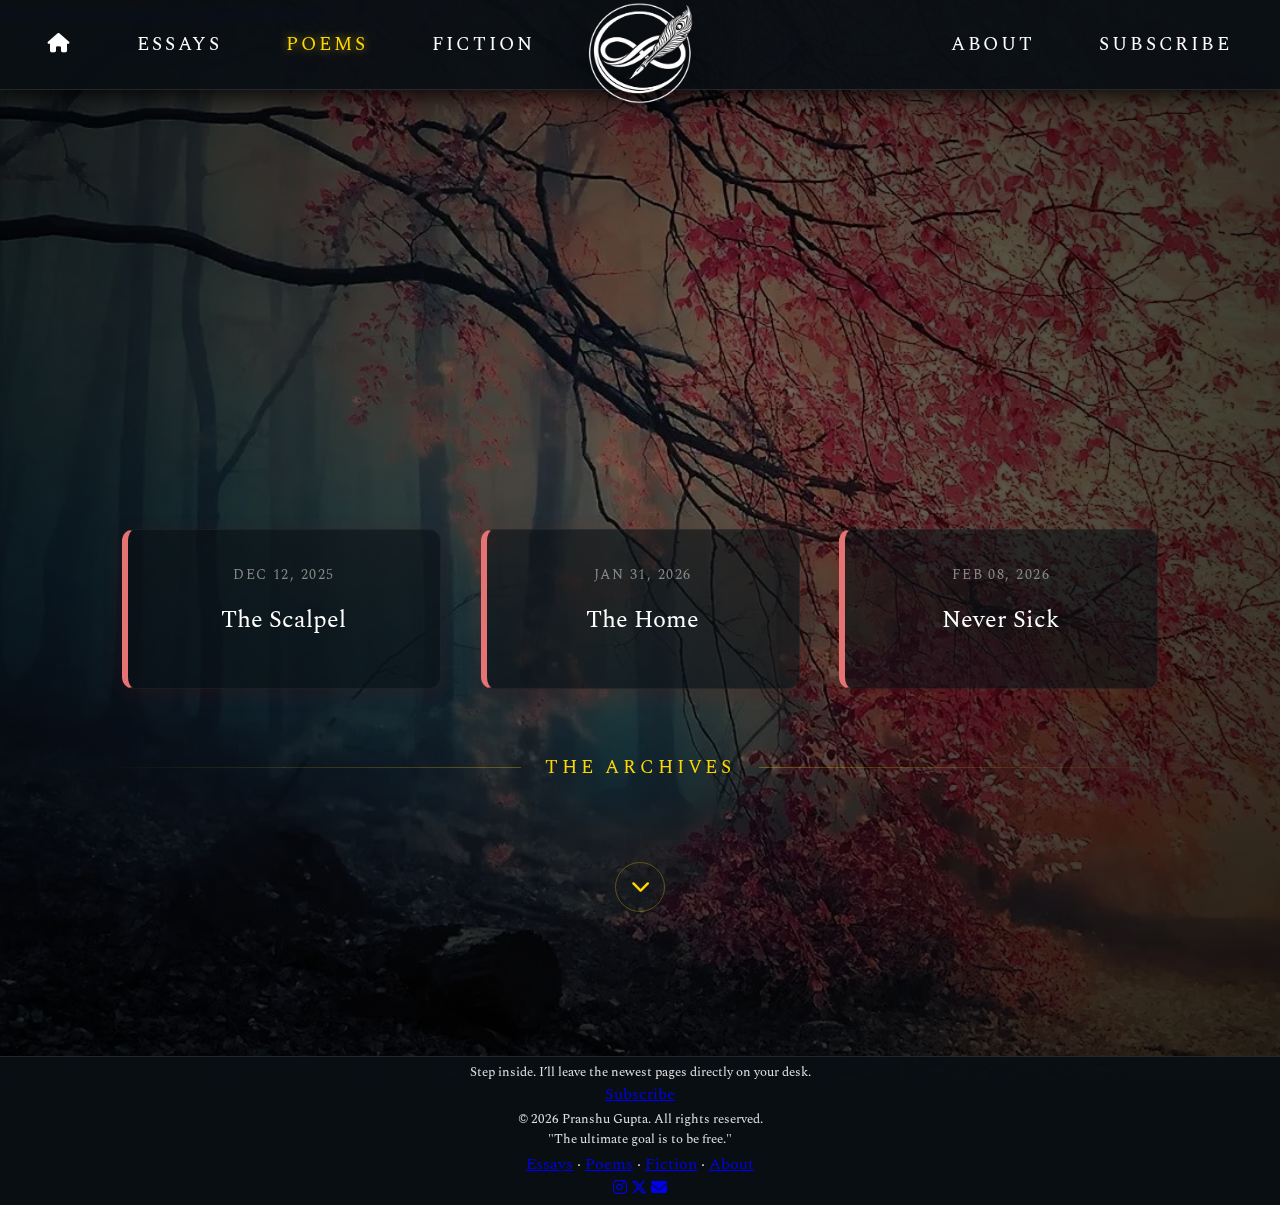
<file: poems/index.html>
<!DOCTYPE html>
<html lang="en">
<head>
  <meta charset="UTF-8" />
  <meta name="viewport" content="width=device-width, initial-scale=1.0" />
  <title>Poems | The Reading Room</title>
  <meta name="description" content="A collection of original poetry by Pranshu. Verses that explore the soul, the sharp edges of emotion, and the quiet echoes of the heart." />
  
  <link rel="icon" type="image/png" href="../images/icons/favicon-96x96.png" sizes="96x96" />
  <link rel="icon" type="image/svg+xml" href="../images/icons/favicon.svg" />
  <link rel="shortcut icon" href="../images/icons/favicon.ico" />
  <link rel="apple-touch-icon" sizes="180x180" href="../images/icons/apple-touch-icon.png" />
  <meta name="apple-mobile-web-app-title" content="Pranshu Lib" />
  <link rel="manifest" href="../images/icons/site.webmanifest" />

  <meta property="og:type" content="website">
  <meta property="og:title" content="Poems | The Reading Room">
  <meta property="og:description" content="A collection of original poetry by Pranshu. Verses that explore the soul, the sharp edges of emotion, and the quiet echoes of the heart.">
  <meta property="og:image" content="https://pranshu.space/images/bg-poems.webp">
  <meta name="twitter:card" content="summary_large_image">
  <meta name="twitter:title" content="Poems | The Reading Room">
  <meta name="twitter:description" content="A collection of original poetry by Pranshu.">
  <meta name="twitter:image" content="https://pranshu.space/images/bg-poems.webp">
  
  <link rel="preconnect" href="https://fonts.googleapis.com">
  <link rel="preconnect" href="https://fonts.gstatic.com" crossorigin>
  <link href="https://fonts.googleapis.com/css2?family=Spectral:ital,wght@0,300;0,400;0,600;0,700;1,400&display=swap" rel="stylesheet">
  <link rel="stylesheet" href="https://cdnjs.cloudflare.com/ajax/libs/font-awesome/6.5.0/css/all.min.css">
  
  <link rel="stylesheet" href="../style.css" />
</head>

<body>

  <div class="space-bg bg-poems"></div>

  <header class="ribbon">
    <a href="/" class="mobile-home-icon"><i class="fa-solid fa-house"></i></a>

    <nav class="nav-left desktop-only">
      <a href="/" aria-label="Home" class="home-icon">
        <i class="fa-solid fa-house"></i>
      </a>
      <a href="../essays/">Essays</a>
      <a href="#" class="active">Poems</a> 
      <a href="../fiction/">Fiction</a>
    </nav>

    <div class="nav-logo">
      <a href="/">
        <img src="../images/final-logo.png" alt="The Reading Room Logo">
      </a>
    </div>

    <nav class="nav-right desktop-only">
      <a href="../about/">About</a>
      <a href="https://pranshuspace.substack.com/subscribe" target="_blank" rel="noopener noreferrer" class="subscribe-btn">Subscribe</a>
    </nav>

    <div class="menu-toggle" role="button" aria-label="Toggle Navigation" tabindex="0"><i class="fa-solid fa-bars"></i></div>
  </header>

  <div id="mobileMenu" class="mobile-nav-overlay">
      <a href="/">Home</a>
      <a href="../essays/">Essays</a>
      <a href="#" class="active">Poems</a>
      <a href="../fiction/">Fiction</a>
      <a href="../about/">About</a>
      <a href="https://pranshuspace.substack.com/subscribe" target="_blank" class="mobile-subscribe-btn">Subscribe</a>
  </div>

  <main>
    <section class="page-intro">
      <div class="quote-glass">
        <h1 class="page-title">THE VERSE</h1>
        <p>"I am feeling lost, once more.<br>
          It's her smile, the way she talks.<br>
          Her features announce her humility.<br>
          Her lips curved in lower mood, grins the melancholy,<br>
          the polite of her being." </p>  
      </div>
    </section>

    <section class="content-featured">
      <a href="the-scalpel.html" class="solid-glass fire-theme card-anchor">
        <span class="item-meta">Dec 12, 2025</span>
        <h2 class="item-title">The Scalpel</h2>
        <p class="item-excerpt">An exploration of the wounds we survive, and the clinical cuts that finally break us.</p>
      </a>

      <a href="the-home.html" class="solid-glass fire-theme card-anchor">
        <span class="item-meta">Jan 31, 2026</span>
        <h2 class="item-title">The Home</h2>
        <p class="item-excerpt">An exploration of the sanctuaries we leave behind, and the rusted nails that refuse to let us go.</p>
      </a>

      <a href="never-sick.html" class="solid-glass fire-theme card-anchor">
        <span class="item-meta">Feb 08, 2026</span>
        <h2 class="item-title">Never Sick</h2>
        <p class="item-excerpt">An exploration of a child's silent suffering, the weight of unburdening others, and the tragic, beautiful relief of a final escape.</p>
      </a>
    </section>

    <div class="archive-divider"><span>The Archives</span></div>

    <section class="content-archive">
      <a href="#" class="solid-glass fire-theme card-simple">
        <h2 class="item-title">Echoes of Silence</h2>
        <span class="item-meta">Jan 2026</span>
      </a>

      <a href="#" class="solid-glass fire-theme card-simple">
        <h2 class="item-title">Burning Bridges</h2>
        <span class="item-meta">Dec 2025</span>
      </a>
    </section>
  </main>

  <footer>
    <div class="footer-catch">
      <p>Step inside. I’ll leave the newest pages directly on your desk.</p>
      <a href="https://pranshuspace.substack.com/subscribe" target="_blank" rel="noopener noreferrer" class="subscribe-btn-footer">Subscribe</a>
    </div>
    <div class="footer-bottom">
      <p class="copyright">© 2026 Pranshu Gupta. All rights reserved.</p>
      <p class="footer-quote">"The ultimate goal is to be free."</p>
    </div>
    <div class="footer-right">
      <div class="footer-links">
        <a href="../essays/">Essays</a> 
        <span>&#183;</span> 
        <a href="#">Poems</a> 
        <span>&#183;</span> 
        <a href="../fiction/">Fiction</a> 
        <span>&#183;</span> 
        <a href="../about/">About</a>
      </div>
      <div class="footer-socials">
        <a href="https://instagram.com/pranshu.space/" target="_blank" rel="noopener noreferrer"><i class="fa-brands fa-instagram"></i></a>
        <a href="https://x.com/pranshuspace" target="_blank" rel="noopener noreferrer"><i class="fa-brands fa-x-twitter"></i></a>
        <a href="mailto:hello.pranshuspace@gmail.com"><i class="fa-solid fa-envelope"></i></a>
      </div>
    </div>
  </footer>

  <script src="../script.js"></script>
</body>
</html>
</file>
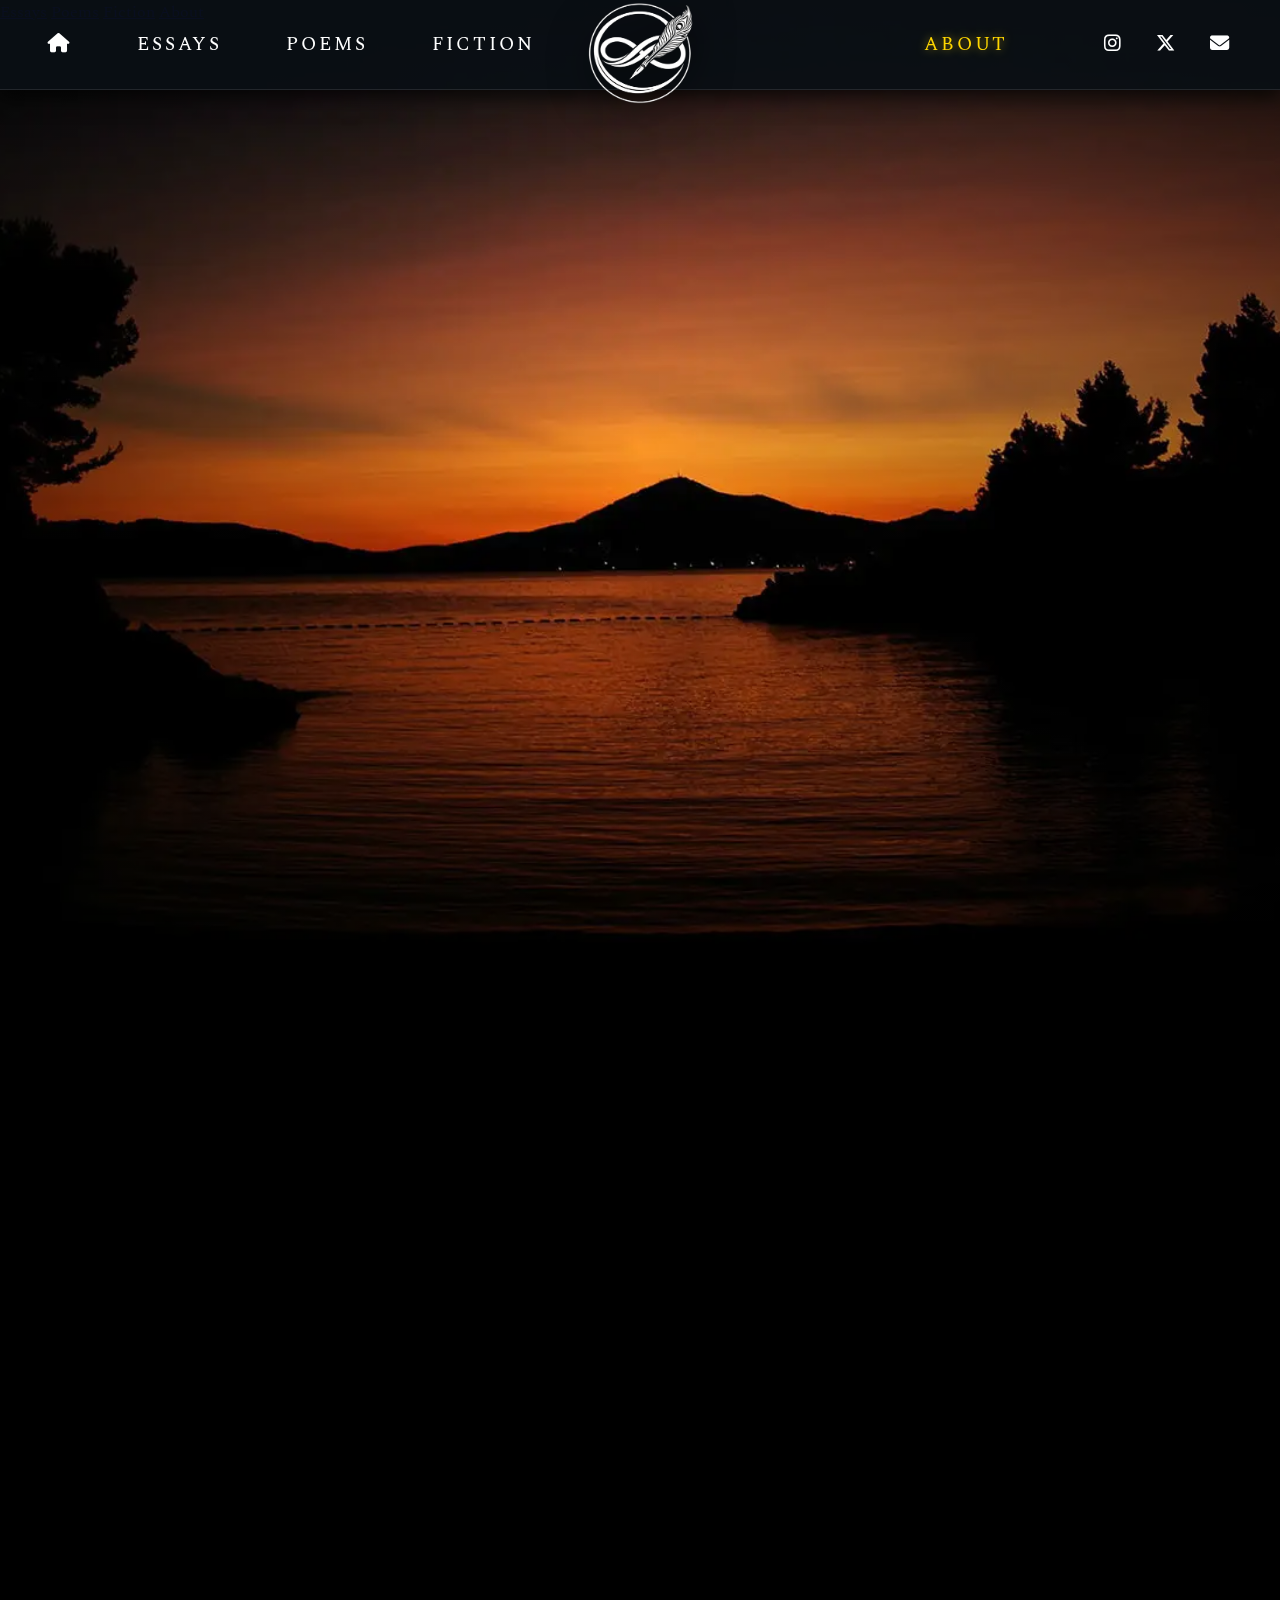
<file: about.html>
<!DOCTYPE html>
<html lang="en">
<head>
  <meta charset="UTF-8" />
  <meta name="viewport" content="width=device-width, initial-scale=1.0" />
  <title>About | The Reading Room</title>
  <meta name="description" content="About Pranshu and the journey behind The Reading Room." />
  <link rel="icon" type="image/png" href="favicon-96x96.png" sizes="96x96" />
  <link rel="icon" type="image/svg+xml" href="favicon.svg" />
  <link rel="shortcut icon" href="favicon.ico" />
  <link rel="apple-touch-icon" sizes="180x180" href="apple-touch-icon.png" />
  <meta name="apple-mobile-web-app-title" content="Pranshu Lib" />
  <link rel="manifest" href="site.webmanifest" />
  
  <link rel="preconnect" href="https://fonts.googleapis.com">
  <link rel="preconnect" href="https://fonts.gstatic.com" crossorigin>
  <link href="https://fonts.googleapis.com/css2?family=Spectral:ital,wght@0,300;0,400;0,600;0,700;1,400&display=swap" rel="stylesheet">
  <link rel="stylesheet" href="https://cdnjs.cloudflare.com/ajax/libs/font-awesome/6.5.0/css/all.min.css">
  <link rel="stylesheet" href="style.css" />
</head>

<body>

  <div class="space-bg bg-about"></div>

  <header class="ribbon">
    <a href="index.html" class="mobile-home-icon"><i class="fa-solid fa-house"></i></a>

    <nav class="nav-left desktop-only">
      <a href="index.html" aria-label="Home" class="home-icon">
        <i class="fa-solid fa-house"></i>
      </a>
      <a href="essays.html">Essays</a>
      <a href="poems.html">Poems</a>
      <a href="fiction.html">Fiction</a>
    </nav>

    <div class="nav-logo">
      <a href="index.html">
        <img src="images/final-logo.png" alt="The Reading Room Logo">
      </a>
    </div>

    <nav class="nav-right desktop-only">
      <a href="about.html" class="active">About</a>
      
      <div class="nav-socials">
         <a href="https://www.instagram.com/pranshu.writes/" target="_blank" rel="noopener noreferrer"><i class="fa-brands fa-instagram"></i></a>
         <a href="https://twitter.com/pranshu_writes" target="_blank" rel="noopener noreferrer"><i class="fa-brands fa-x-twitter"></i></a>
         <a href="mailto:pranshu.writes@gmail.com"><i class="fa-solid fa-envelope"></i></a>
      </div>
    </nav>

    <div class="menu-toggle"><i class="fa-solid fa-bars"></i></div>
  </header>

  <!-- Mobile Menu -->
  <div id="mobileMenu" class="mobile-nav-overlay">
      <a href="essays.html">Essays</a>
      <a href="poems.html">Poems</a>
      <a href="fiction.html">Fiction</a>
      <a href="about.html" class="active">About</a>
  </div>

  <main>
    <section class="page-intro">
      <div class="quote-glass">
        <h1 class="page-title">THE JOURNEY</h1>
    <p>"People ask, 'What's the ultimate goal of life?'<br><br>Ultimate goal is to be free."</p>
      </div>
    </section>

    <div class="reading-container reading-layout container-centered" style="justify-content: center;">
      <article class="reading-main solid-glass" style="max-width: 1100px;">
        <div class="reading-text">
          
          <p>Hello Everyone! I warmly welcome you to my reading room.</p>
          
<p>My journey into writing began in the quiet isolation of the COVID-19 lockdowns. I was preparing for my 12th board exams, and as the world paused, I found myself turning inward. I began listening to spiritual discourses and exploring the depths of philosophy and human psychology. It was a period of intense, youthful idealism. I was struck by a sincere belief that humans possess the potential to achieve true peace, and I harbored a burning desire to help build a utopian society. I wanted to do the absolute best for my country and humankind.</p>

<h3 style="color: #FFD700; margin-top: 3rem; margin-bottom: 1.5rem; font-size: 1.8rem; font-weight: 400;">The Reality of Power</h3>
<p>But idealism eventually has to meet the real world. As I stepped further into practical life, I began to observe the systems around us. I realized that the traditional path to political or systemic power is often inherently compromised.</p>

<p>To win the approval of the masses—with all their conflicting needs and desires—leaders are frequently forced to make promises they know they cannot keep. It becomes a cycle of appeasement and untruths that, while politically effective in the short term, ultimately harms society in the long run. I realized that true change cannot be enforced from the top down. Power is a psychological trap, a theme we explore deeply in the Essays section.</p>

<h3 style="color: #FFD700; margin-top: 3rem; margin-bottom: 1.5rem; font-size: 1.8rem; font-weight: 400;">The Shift to the Pen</h3>
<p>That realization shifted everything for me. I understood that you cannot change the world by controlling it; you can only change it by educating it—starting with yourself. So, I picked up the pen. Writing became my way to explore the nuances of society, the mechanics of power, and the depths of the human heart.</p>

<p>You can access my website based on three distinct moods:</p>

<ul style="list-style: none; padding-left: 0; margin-bottom: 2rem;">
  <li style="margin-bottom: 1.5rem;">
    <strong style="color: #81C784; font-size: 1.2rem; letter-spacing: 0.1em; text-transform: uppercase;">Essays</strong><br>
    The serious room. Go here to read social commentary, explore philosophy, and think. Pause here, and change the world.
  </li>
  <li style="margin-bottom: 1.5rem;">
    <strong style="color: #E57373; font-size: 1.2rem; letter-spacing: 0.1em; text-transform: uppercase;">Poems</strong><br>
    Soft, and sometimes brutal. Just things I like to write. Relax here, and if my words make you feel something real, I will take that as a win.
  </li>
  <li style="margin-bottom: 1.5rem;">
    <strong style="color: #64B5F6; font-size: 1.2rem; letter-spacing: 0.1em; text-transform: uppercase;">Fiction</strong><br>
    This may be the least active room, but it will be the most creative. Be ready to be thrilled.
  </li>
</ul>

<h3 style="color: #FFD700; margin-top: 3rem; margin-bottom: 1.5rem; font-size: 1.8rem; font-weight: 400;">The Purpose</h3>
<p>Along this path, my explorations into Indian Knowledge Systems led to a book proposal on philosophy that was shortlisted for the PM YUVA 3.0 program. Though it did not make the final cut, it affirmed my commitment to exploring these vital, ancient ideas.</p>

<p>My ultimate purpose is education. I believe it is the master key to changing the world. If the right knowledge and self-reflection can spark a resilient light within me—one that keeps me walking a grounded, honest path despite life's inevitable challenges—then I am certain it can do the same for a thousand others. And a thousand awakened minds are enough to shift an entire system.</p>

<p style="margin-top: 3rem; font-size: 1.4rem; font-style: italic; color: #fff; text-align: center;">
  So this is Pranshu Gupta, welcoming you all to a journey of self-discovery and growth.<br>
  Looking forward to connecting with you all. <br><br>
  <span style="color: #FFD700;">Spread love. Love makes us free, and remember—the ultimate goal is to be free.</span>
</p>
        </div>
      </article>
    </div>
  </main>

  <footer>
    <p>© 2026 Pranshu. All rights reserved.</p>
    <div class="footer-icons">
      <a href="https://www.instagram.com/pranshu.writes/" target="_blank" rel="noopener noreferrer"><i class="fa-brands fa-instagram"></i></a>
      <a href="https://twitter.com/pranshu_writes" target="_blank" rel="noopener noreferrer"><i class="fa-brands fa-x-twitter"></i></a>
      <a href="mailto:pranshu.writes@gmail.com"><i class="fa-solid fa-envelope"></i></a>
    </div>
  </footer>

  <script src="script.js"></script>
</body>
</html>
</file>
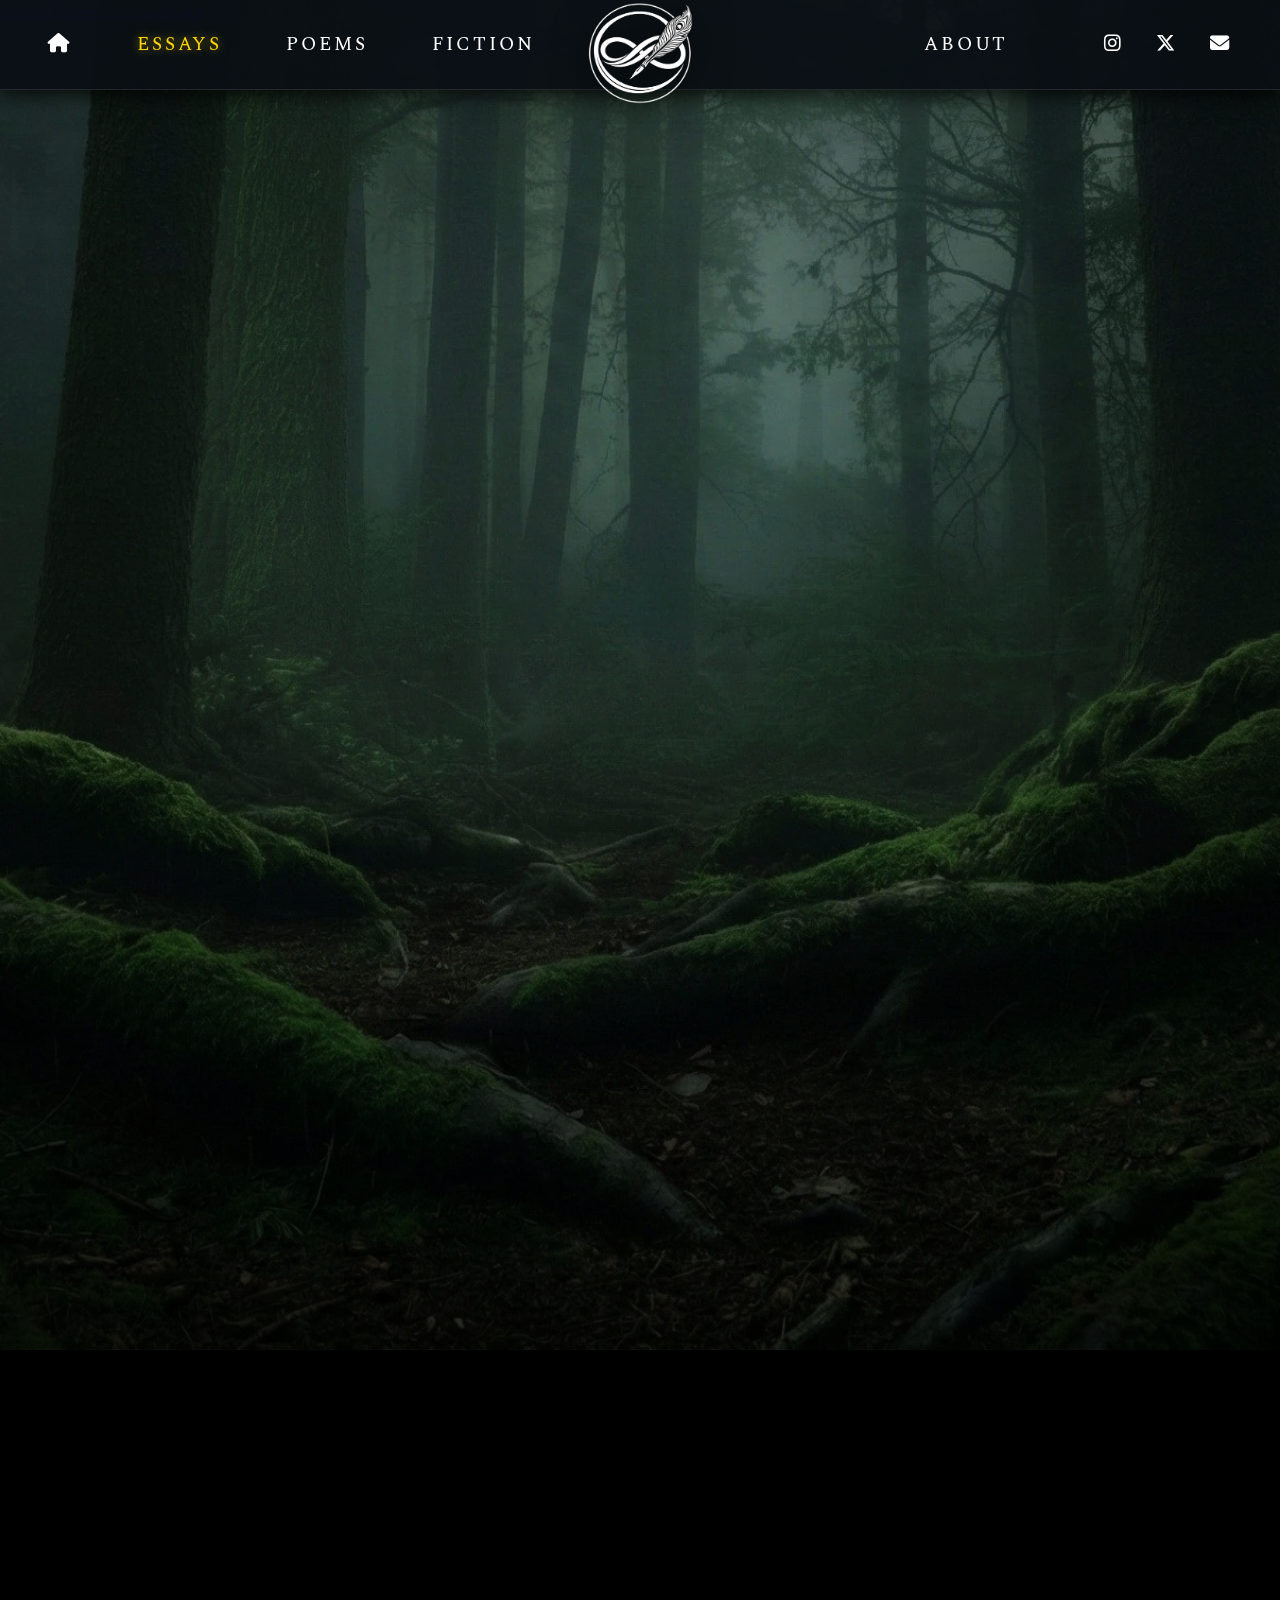
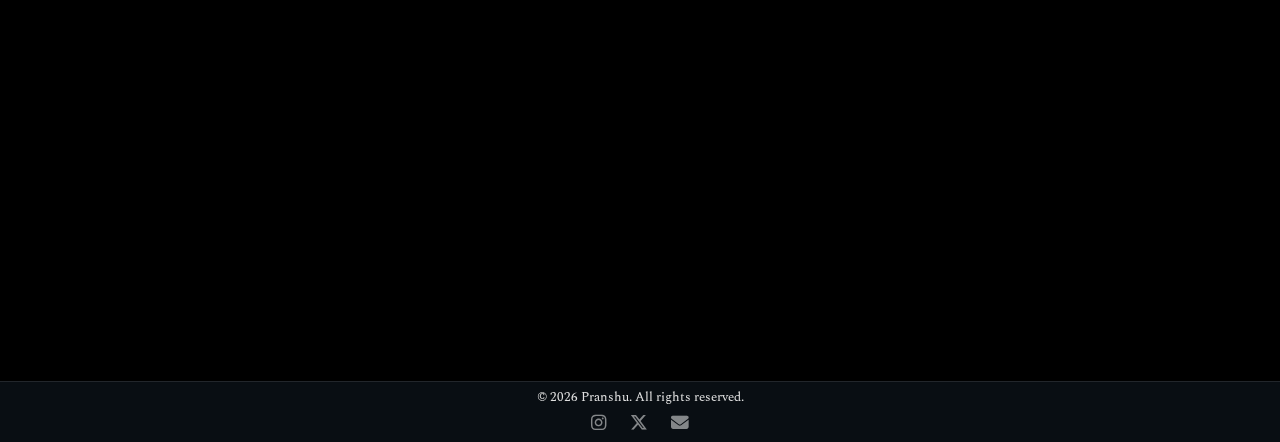
<file: divine-love.html>
<!DOCTYPE html>
<html lang="en">
<head>
  <meta charset="UTF-8" />
  <meta name="viewport" content="width=device-width, initial-scale=1.0" />
  <title>The Divine Depth of Love | The Reading Room</title>
  <meta name="description" content="An essay by Pranshu exploring the philosophical and spiritual dimensions of love." />
  
  <meta property="og:type" content="article">
  <meta property="og:title" content="The Divine Depth of Love | The Reading Room">
  <meta property="og:description" content="Everyone believes they have felt it—at least once in their lives. But most have only brushed the surface of what love truly is.">
  <meta property="og:image" content="images/bg-essays.webp">
  <meta name="twitter:card" content="summary_large_image">
  <meta name="twitter:title" content="The Divine Depth of Love | The Reading Room">
  <meta name="twitter:description" content="An essay by Pranshu exploring the philosophical and spiritual dimensions of love.">

  <link rel="icon" type="image/png" href="favicon-96x96.png" sizes="96x96" />
  <link rel="icon" type="image/svg+xml" href="favicon.svg" />
  <link rel="shortcut icon" href="favicon.ico" />
  <link rel="apple-touch-icon" sizes="180x180" href="apple-touch-icon.png" />
  <link rel="manifest" href="site.webmanifest" />
  
  <link rel="preconnect" href="https://fonts.googleapis.com">
  <link rel="preconnect" href="https://fonts.gstatic.com" crossorigin>
  <link href="https://fonts.googleapis.com/css2?family=Spectral:ital,wght@0,300;0,400;0,600;0,700;1,400&display=swap" rel="stylesheet">
  <link rel="stylesheet" href="https://cdnjs.cloudflare.com/ajax/libs/font-awesome/6.5.0/css/all.min.css">
  <link rel="stylesheet" href="style.css" />
</head>

<body>

  <div id="reading-progress" class="reading-progress"></div>

  <div class="space-bg bg-essays long-read-bg"></div>

  <header class="ribbon">
    <a href="index.html" class="mobile-home-icon"><i class="fa-solid fa-house"></i></a>

    <nav class="nav-left desktop-only">
      <a href="index.html" aria-label="Home" class="home-icon"><i class="fa-solid fa-house"></i></a>
      <a href="essays.html" class="active">Essays</a>
      <a href="poems.html">Poems</a>
      <a href="fiction.html">Fiction</a>
    </nav>

    <div class="nav-logo">
      <a href="index.html"><img src="images/final-logo.png" alt="The Reading Room Logo"></a>
    </div>

    <nav class="nav-right desktop-only">
      <a href="about.html">About</a>
      <div class="nav-socials">
         <a href="https://www.instagram.com/pranshu.writes/" target="_blank" rel="noopener noreferrer"><i class="fa-brands fa-instagram"></i></a>
         <a href="https://twitter.com/pranshu_writes" target="_blank" rel="noopener noreferrer"><i class="fa-brands fa-x-twitter"></i></a>
         <a href="mailto:pranshu.writes@gmail.com"><i class="fa-solid fa-envelope"></i></a>
      </div>
    </nav>

    <div class="menu-toggle"><i class="fa-solid fa-bars"></i></div>
  </header>

  <div id="mobileMenu" class="mobile-nav-overlay">
      <a href="essays.html" class="active">Essays</a>
      <a href="poems.html">Poems</a>
      <a href="fiction.html">Fiction</a>
      <a href="about.html">About</a>
  </div>

  <main>
    <section class="page-intro reading-layout">
      <h1 class="page-title">The Divine Depth of Love</h1>
      <span class="item-meta" style="display: block; margin-bottom: 2rem; color: #81C784;">ESSAY • PHILOSOPHY</span>
      <div class="quote-glass">
        <p>"Everyone believes they have felt it... Few ever experience the vastness, the stillness, and the divine depth of this sacred force."</p>
      </div>
    </section>
    <div class="reading-container reading-layout">
      <aside class="reading-sidebar">
        <div id="sidebar-reading-time" class="sidebar-reading-time"></div>
        <h3 class="sidebar-title">In This Essay</h3>
        <ul class="sidebar-list">
          <li><a href="#krishna">What is Love?</a></li>
          <li><a href="#vedanta">The Binding Force of Existence</a></li>
          <li><a href="#attachment">How is Attachment Different from Love?</a></li>
          <li><a href="#oneness">From Self to Oneness</a></li>
          <li><a href="#self-love">Spiritual Self-Love</a></li>
          <li><a href="#freedom">The Highest Freedom</a></li>
          <li><a href="#message">Final Message</a></li>
          <li style="margin-top: 2rem; border-top: 1px solid rgba(255,255,255,0.1); padding-top: 1rem;">
             <a href="essays.html" style="color: #81C784; font-size: 0.95rem; letter-spacing: 0.1em; text-transform: uppercase;">
               <i class="fa-solid fa-arrow-left" style="margin-right: 8px;"></i> Back to The Prose
             </a>
          </li>
        </ul>
        <button id="sidebar-share-btn" class="sidebar-share-btn">
          <i class="fa-solid fa-share-nodes"></i> Share Essay
        </button>
      </aside>
      <article class="reading-main solid-glass earth-theme card-static">
        <div class="reading-text">
          
          <p>Everyone believes they have felt it—at least once in their lives. But most have only brushed the surface of what love truly is. Few ever experience the vastness, the stillness, and the divine depth of this sacred force.</p>
          <p>In this chapter, we will attempt to gently move beyond the surface-level understanding of love and into its true nature—as revealed in Vedantic thought and the teachings of Shri Krishna. By the end, I hope the reader arrives at a clearer, quieter understanding of this eternal force—very different from what they may have arrived here believing.</p>
          
          <p>The key questions we will explore together are:<br>
          • What is Love, as defined by Shri Krishna?<br>
          • What does Vedanta say about Love as the Binding Force of Existence?<br>
          • How is Attachment Different from Love?<br>
          • The Journey of Love: From Self to Oneness<br>
          • What is Self-Love, from a Spiritual Lens?<br>
          • How is Love the Highest form of Freedom?</p>

          <h3 id="krishna" style="color: #FFD700; margin-top: 4rem; margin-bottom: 1.5rem; font-size: 1.8rem; font-weight: 400;">What is Love, as defined by Shri Krishna?</h3>
          <p>Love is not an emotion.</p>
          <p>It cannot be—because emotions are fleeting. You can be angry with someone, disappointed in them, or even hurt by them, and still, feel an unshaken, quiet love underneath. You may not speak to them for years, but the love you once felt doesn't dissolve with time. You may lose them, but something in you still remains connected—as though love continues where the relationship ends.</p>
          <p>It isn’t a passing feeling either. If love were just a feeling, it would come and go like joy, sorrow, or fear. But true love lingers even in absence. It doesn’t rely on presence, nor does it fade when the beloved is gone. There are mothers who’ve lost their children decades ago, lovers separated by lifetimes, or saints detached from the world—all who still love with the same intensity, as though love exists outside of time.</p>
          <p>Then perhaps, love is a thought? But even that doesn’t hold. A thought is something you can hold, shape, dismiss. But love? Love is there even when thoughts dissolve. In silence. In stillness. In deep meditation, where the mind is quiet, one still feels love—so alive and overwhelming that it brings tears without reason.</p>
          <p>So what, then, is love?</p>
          <p>Shri Krishna gives us the answer—not in a single line, but through the way he lives. He loved Radha—not with possession, but with devotion. Their love wasn’t bound by marriage, duty, or the world’s definitions. It was beyond all conditions. He never took from Radha. He became her. And so did she. In the union of the divine and the devotee, the self disappeared.</p>
          <p>He loved the people of Braj, not as a ruler, not as a saviour, but as one among them. Their joys were his, their sorrows echoed in his flute. He walked amongst them not as God, but as a cowherd—because love, in its purest form, knows no hierarchy.</p>
          <p>He stood on the battlefield with Arjuna, a friend ready to counsel. Not with dominance, but patience. He never forced Arjuna to act. He guided him. Because true love does not bind—it frees.</p>
          <p>To Krishna, love is presence without demand, giving without expectation, and oneness without condition. It is not something you feel. It is something you are. The Gita calls it bhakti—not devotion born out of fear or ritual, but out of a total surrender to love itself.</p>
          <p>Love, in Krishna’s world, is the force that unites the universe. It is the energy that makes a cowherd dance, a devotee cry, a warrior fight with dharma, and a soul recognise its source. True love, therefore, isn’t something you experience. It is something you become.</p>
          <p>Love is a state of being.</p>
          <p>It’s like a place—a sacred home—where your soul rests in complete peace. In that space, fear vanishes. Doubt disappears. You feel unshakably free. Capable. Alive. Limitless. There, you don’t just feel happiness—you become it. You don’t just dream of possibilities—you live them. You don’t need someone to complete you—you are whole.</p>
          <p>That is what freedom looks like. And that, in its most sincere essence, is what Krishna showed the world—Love that liberates.</p>

          <h3 id="vedanta" style="color: #FFD700; margin-top: 4rem; margin-bottom: 1.5rem; font-size: 1.8rem; font-weight: 400;">What does Vedanta say about Love as the Binding Force of Existence?</h3>
          <p>In Vedanta, love isn’t just a human emotion or a personal experience. Love is existence itself. It is the very fabric of the universe—the silent thread that connects the seen to the unseen, the soul to the source, the individual (jiva) to the universal (Brahman).</p>
          <p>Unlike modern ideas that see love as a feeling between two bodies, Vedanta declares something radical—“You are Love.” Not metaphorically. Not poetically. But literally.</p>
          <p>According to the Upanishads, the reason we feel love for anything or anyone is not because of them—but because of the Self (Atman) within them, which is also within us.</p>
          
          <blockquote style="margin: 2rem 0; padding-left: 1.5rem; border-left: 3px solid #81C784; font-size: 1.4rem; font-style: italic; color: #fff;">
            "Atmanastu kāmāya sarvaṃ priyaṃ bhavati", says the Brihadaranyaka Upanishad. "It is for the sake of the Self that everything is dear."
          </blockquote>

          <p>When you say you love someone, Vedanta quietly asks—do you love them, or do you love the way their presence reflects your own deeper Self back to you? The truth is: we are drawn to what reminds us of our infinite nature. That’s why even in the most intense love, we’re not merely attracted—we feel expanded, infinite, unafraid. Because the Self has recognised itself.</p>
          <p>Vedanta sees love as the binding force of all creation—not in the romantic sense, but in the unifying sense. Just like gravity holds the planets in orbit, love holds beings in existence. It is the reason stars burn, rivers flow, birds sing, and sages meditate. Even the desire for liberation (moksha) is not born out of escape, but out of a soul’s longing to merge back into pure love—its original state.</p>
          <p>In deep meditation, when the ego (self) falls away and only silence remains—what you feel is not emptiness, but love. A presence so vast, so peaceful, that all fear disappears. That presence is Brahman—and it is love itself.</p>
          <p>So in Vedanta, love is not for the body, not for the mind, not even for the relationship. It is the dissolving of all separateness. The moment when the lover, the beloved, and the act of loving—all merge into one.</p>
          <p>That is why love is not something we do. It is what we are—beneath the masks, the names, and the identities.</p>

          <h3 id="attachment" style="color: #FFD700; margin-top: 4rem; margin-bottom: 1.5rem; font-size: 1.8rem; font-weight: 400;">How is Attachment Different from Love?</h3>
          <p>As we have already explored, love is not a fleeting emotion. It is not a passing thought or momentary thrill. Love is a state of the soul. It is our natural resting place when the mind is still and the heart is open. When one begins to experience this blissful state—this inner flowering—it is divine, transcendent. But here’s where the shift begins.</p>
          <p>Instead of observing love as a divine experience, we often begin to cling to the feeling it brings. We trace the feeling back to a person, an event, a memory—and then start believing that this external form caused the love. “I feel loved because of you.” And suddenly, instead of letting the experience pass through like a sacred wind, we want to trap it, preserve it, repeat it. This is the beginning of attachment.</p>
          <p>The lover becomes a possession. The bliss that once brought freedom now gives birth to fear—What if I lose them? What if this feeling ends? We stop allowing, and begin controlling.</p>
          <p>Consider the love of a mother. For years, her child is her world. She nurtures him, protects him, weaves her identity around him. But then comes the time when the child must step out, to carve a path of his own. The loving mother may now feel fear—not because she loves any less, but because her identity is now at stake. “What will I be without him here?” she wonders. Her concern appears to be care, but at its root, it’s a fear of the disintegration of her safe emotional sanctuary. She wants to hold on—not to the child, but to what the child represents for her. And so, the love quietly turns into attachment.</p>
          <p>But not all mothers respond this way. Some smile and let go. Not because they feel less, but because they understand more. They trust the journey of their child. They love enough to give space. That is love—not just in emotion, but in action.</p>
          <p>Attachment doesn’t always arrive loudly. Sometimes, it wears the mask of deep affection. It disguises itself as care, as loyalty, as ‘forever together’ vows. And yet, it silently steals the sacredness of love and replaces it with fear.</p>
          <p>In relationships—especially romantic ones—we often believe that the happiness we’ve finally found has a single source: our partner. “They complete me,” we say. And soon, the bliss we once experienced turns into a need. We want their presence not because our love is overflowing, but because their absence would be unbearable. This is where love begins to morph.</p>
          <p>We stop walking our own journey. We begin orbiting theirs. Our dreams take a backseat. Our self-worth becomes tethered to their validation. And all the while, we call it love.</p>
          <p>But this, in its essence, is fear—not love. A fear of losing the one thing that we believe holds our happiness. A fear that shackles. A fear that turns divinity into dependency.</p>
          <p>Even in the sacred text of the Bhagavad Gita, Shri Krishna warns of this very illusion. He speaks of Moha—the attachment that clouds the mind and binds the soul. He says it is Moha that causes delusion, and delusion leads to loss of memory, then to the loss of wisdom, and ultimately to self-destruction.</p>
          <p>In this light, we see how clinging to a person, an outcome, or a role in our life doesn’t strengthen love—it strangles it.</p>
          <p>True love does not say, “I can’t live without you.” It says, “I honour your path—even if it someday diverges from mine.” It trusts the dance of the universe.</p>
          <p>A relationship rooted in divine love allows both people to grow, even if it means they grow apart. But a relationship rooted in attachment traps both souls in a cage of expectation. One becomes the caretaker of the other’s joy, and soon both are burdened.</p>
          <p>To love someone is to see their soul—not just the role they play in your life. It is to bless their freedom, even if it costs you comfort.</p>
          <p>Attachment binds. Love liberates.<br>
          Attachment says, “Stay, so I feel whole.” Love says, “Go, grow, and I will remain whole.”<br>
          Attachment arises from incompleteness. Love flows from fullness. In love, there is no fear. There is peace. There is space. There is the unwavering trust that if it is real, it can never be taken away.</p>
          <p>And that, dear reader, is the difference. One demands. The other allows. One grips. The other opens. One seeks security. The other offers freedom.</p>
          <p>Now, after everything we’ve said, one might be tempted to feel that attachment is a wicked, undesirable thing. But that would be unfair—and untrue. Attachment is not evil. It’s human. It is, in many ways, a gentle defence mechanism of the heart. Like a child clutching its blanket in the dark, we form attachments not out of malice, but to feel safe. It's the mind’s way of whispering, “When all else fades, at least she will stay.” And in that safety, we find a momentary home.</p>
          <p>When seen through this lens—not of fear, but understanding—attachment becomes a bodily need, not a soulful one. It’s the cry of the form, not the song of the spirit. And if one can accept this distinction, then detachment, too, becomes softer. You’re no longer tearing yourself away from someone—you’re simply releasing the expectation of forever, and embracing the flow of life.</p>
          <p>This is wisdom: to recognise that while attachment may walk beside love, it is not the same thing. Love is divine. Love is free. Love holds with open hands. And yet, in the world of form—in the lives we live with promises and partners—it is nearly impossible not to be attached. To expect otherwise is to deny the very humanness of our being.</p>
          <p>So, let the attachment come. But let it come as a visitor, not as a jailer. Let it be observed, not obeyed. Let it be an honest connection, not a fearful need. For true love, even when walking through the corridors of attachment, always leads to freedom.</p>

          <h3 id="oneness" style="color: #FFD700; margin-top: 4rem; margin-bottom: 1.5rem; font-size: 1.8rem; font-weight: 400;">The Journey of Love: From Self to Oneness</h3>
          <p>Love, in its truest essence, is not a linear emotion but a journey of inner realisation. It unfolds in layers, not by the changing of the other, but by the dissolving of the self. Vedanta doesn’t speak of love as an external act — it reveals it as the fundamental nature of existence itself. Love is not something you feel towards someone, it’s what remains when separation ceases to exist.</p>
          <p>This journey of love can be seen through three deeply spiritual states. They aren’t steps to climb, but inner realisations — sacred recognitions of what already is.</p>

          <h4 style="color: #fff; margin-top: 2rem; margin-bottom: 1rem; font-size: 1.4rem;">Only You are There</h4>
          <p>In the earliest stages of true love, there is a sacred disappearance of the self. You look at the other person, and suddenly your own needs, worries, and even your very identity... begin to dissolve. You are no longer the centre of your own world. They are. Their joy becomes your joy. Their pain, your burden. Their presence, your sanctuary.</p>
          <p style="font-style: italic; color: #81C784;">“I am nowhere… only you are here.”</p>
          <p>In Vedantic terms, this is where ego (Self) surrenders, not because it understands — but because it feels overwhelmed by something bigger than itself. This is the path of Bhakti — unconditional devotion. Like Meera, like Radha — who didn’t want Krishna, they simply belonged to him.</p>
          <p>It is beautiful, but it is still drenched in duality. There is you and I, even if ‘I’ is fading. It is full of longing. Sweet ache. Sacred helplessness. You are the moon, and I — just a tide rising towards you.</p>

          <h4 style="color: #fff; margin-top: 2rem; margin-bottom: 1rem; font-size: 1.4rem;">You are Me</h4>
          <p>As the soul matures in love, longing becomes realisation. The intense focus on the other turns inward — and a quiet, stunning truth emerges:</p>
          <p style="font-style: italic; color: #81C784;">“You are not someone separate. You are me. I am you. We are one.”</p>
          <p>This is the shift from devotion to union.</p>
          <p>You no longer gaze at the beloved like an idol on a pedestal. You begin to see your own face in theirs. Their happiness is not for you — it is you. Their suffering is not something you watch, it’s something you feel. The separation starts to break.</p>
          <p>This is where Advaita Vedanta blooms. The core truth: there is no second. <i>Ekam Evadvitiyam</i> — “Only one, without a second.” You don’t love them as ‘someone else’; You begin to love them as yourself.</p>
          <p>It’s not the romantic "I see my future in your eyes" — it's something so much more silent and cosmic:</p>
          <p style="font-style: italic; color: #81C784;">“When I speak to you, I feel as though I’m speaking to the deepest part of my own soul.”</p>
          <p>In this love, there's radical empathy. Forgiveness flows naturally — not as a favour, but because you no longer see a wound to forgive. There is no room for pride, power games, or proving anything. You and the other — you're two eyes of the same being, blinking at the same sun.</p>
          <p>This is the stage where silence begins to speak louder than poetry.</p>

          <h4 style="color: #fff; margin-top: 2rem; margin-bottom: 1rem; font-size: 1.4rem;">Neither You Nor I – Only Divine Existence</h4>
          <p>Then, one day, without warning… even that identification dissolves.</p>
          <p>There is no ‘you’. There is no ‘me’. There is no story left.</p>
          <p>What remains is pure awareness — what Vedanta calls Brahman.</p>
          <p>This is not a love that clings, or yearns, or worships. This is love that IS. It doesn't depend on the body, the name, the connection, or even memory. It is timeless. It is not about union anymore — because nothing was ever separate to begin with.</p>
          <p style="font-style: italic; color: #81C784;">“We were never waves crashing into each other. We were the ocean — playing.”</p>
          <p>In this love, the very concept of "loving someone" melts away. There’s no desire to possess, no grief of loss, no ecstasy of closeness. It is just… oneness.</p>
          <p>This is the love the sages speak of in silence. The Buddha, sitting under the Bodhi tree — his love for all beings radiating without touching. Ramana Maharshi, silent on his mountain — loving not through touch, or word, or presence, but by being the presence itself.</p>
          <p>This is Sat-Chit-Ananda:<br>
          Sat – pure existence.<br>
          Chit – infinite awareness.<br>
          Ananda – bliss beyond emotion.</p>
          <p>And in this state, you realise: there is nothing to find. You were always this.</p>
          <p>Not a lover. Not a beloved. But the love itself. Eternal. Formless. Still.</p>

          <h3 id="self-love" style="color: #FFD700; margin-top: 4rem; margin-bottom: 1.5rem; font-size: 1.8rem; font-weight: 400;">What is Self-Love, from a Spiritual Lens?</h3>
          <p>In Vedanta, the Self — Atman — is not the ego-self. It is not your personality, preferences, wounds, or even your story. It is your unconditioned, eternal essence — the part of you that has never changed despite all the changes in your life.</p>
          <p>And to love that Self is not to stand in front of a mirror and say, “I’m amazing.” It is to sit in stillness and realise: “I am.”</p>
          <p>Just… “I am.” That existence itself is enough. Worthy. Sacred.</p>
          <p>Self-love, then, is not narcissism. It is not bloated pride or ego in disguise. It is a sacred remembrance — the deep knowing of who you truly are beneath all your names, roles, and expectations.</p>
          <p>It is to hold your own soul the way you once held another’s — tenderly, reverently.</p>
          
          <blockquote style="margin: 2rem 0; padding-left: 1.5rem; border-left: 3px solid #81C784; font-size: 1.4rem; font-style: italic; color: #fff;">
            As Ramana Maharshi said: "The Self is love. It is the only reality. The universe exists because of love."
          </blockquote>

          <p>And if the Self is love… Then loving yourself is not selfish. It is spiritual clarity.</p>
          <p>But here's the mistake we often make: We confuse the body with the Self. We think self-love means accepting this form alone — this face, this voice, this name.</p>
          <p>But Vedanta whispers something far more profound: You are not just this body. Not just this mind. You are the essence. You are Consciousness — the same divine spark that flows through all of existence. Not separate. Not divided. One.</p>
          <p>So true self-love is not limited to “me”. It’s a call to widen the circle of self, to stretch your being until it includes every living soul. Until the dog on the street, the tree in the wind, and the stranger across the globe all feel like “I”.</p>
          <p>That is the love of the Self — that sees the Self in All. That bows not just to the God within, but to the God everywhere.</p>
          <p>To love yourself spiritually is to become love itself. And then love flows — Unconditionally. Spontaneously. Without choosing or avoiding.</p>
          <p>You’re no longer just loving the Self. You are the Self — and everything else is included in your embrace.</p>
          <p>This is why, when love blossoms spiritually, it doesn’t cling… It expands. And it frees.</p>
          <p>Self-love is not a bubble. It is the boundless sky. It is seeing no separation at all.</p>
          <p>So if you ever forget your worth, your light, your place in the cosmos — Sit with yourself. Not to analyse. Not to improve. But to be. And in that stillness, you’ll hear it again: “I am.” And that will be enough.</p>

          <h3 id="freedom" style="color: #FFD700; margin-top: 4rem; margin-bottom: 1.5rem; font-size: 1.8rem; font-weight: 400;">How is Love the Highest Form of Freedom?</h3>
          <p>In the world’s language, people speak of falling in love. But in truth — we rise in love. Because true love is not a descent into chaos, but an ascent into clarity. It’s the return to our natural state: vast, open, free.</p>
          <p>When love awakens in its purest form, we stop seeing ourselves as separate — The lines between “you” and “me,” “mine” and “yours,” quietly fade away. And as the walls within dissolve, so do the chains that once held us in fear, insecurity, and comparison.</p>
          <p>No longer do we envy. No longer do we compete. Because when the whole world feels like your own reflection, you naturally begin to give, not just to “yours,” but to every being around you — as if they were your very own soul clothed in different names and bodies.</p>
          <p>We now understand what attachment truly is. We observe it. We don’t get caged by it. We can be attached, yet remain in love. We can be in love, yet feel no need to be in a relationship. Because nothing is only physical — everything is soul. And when everything is soul, there’s no fear of losing. Only the joy of seeing yourself… in another form.</p>
          <p>And this is real freedom. Not a loud, rebellious kind — but the soft, radiant kind that comes from knowing: “I lack nothing. I need to prove nothing. I am everything.” In this freedom, you don’t run away from the world — You embrace it more deeply. You see career not as your identity, but as your expression. You no longer chase love out of fear of loneliness, but offer it because you are overflowing with it.</p>
          
          <blockquote style="margin: 2rem 0; padding-left: 1.5rem; border-left: 3px solid #81C784; font-size: 1.4rem; font-style: italic; color: #fff;">
            As Krishna says in the Bhagavad Gita: "He who sees the Self in all beings and all beings in the Self — he never turns away from it."
          </blockquote>

          <p>This is the highest love — where nothing can be taken from you, because nothing lies outside you.</p>
          <p>And oh, how light it feels to live like this... To walk the world barefoot in spirit — untouched, unchained, unafraid.</p>
          <p>That is why love — true, sacred, expansive love — is not a bond. It is the breaking of all bonds. It is not a cage. It is the sky.</p>

          <h3 id="message" style="color: #FFD700; margin-top: 4rem; margin-bottom: 1.5rem; font-size: 1.8rem; font-weight: 400;">Final Message</h3>
          <p>To deeply understand love, don’t try to remember everything you’ve read. Instead, try to feel it.</p>
          <p>Sit alone. Be still. Observe your emotions. Next time you’re with someone you love, just watch. If fear arises, let it. If joy floods in, let it. Don’t try to change anything — just witness it.</p>
          <p>Let it flow. Let it speak. Let it teach. Sit and observe… with love.</p>
          <p>Sit and observe… with love. You are already on the path.</p>

          <hr style="border: 0; height: 1px; background: linear-gradient(90deg, transparent, rgba(255, 215, 0, 0.3), transparent); margin: 4rem 0 2rem;">
          <div class="read-next-wrapper">
              <a href="#" class="read-next-btn">
                  Read Next: Shaping the Future <i class="fa-solid fa-arrow-right"></i>
              </a>
          </div>

        </div>
      </article>
    </div>
  </main>

  <footer>
    <p>© 2026 Pranshu. All rights reserved.</p>
    <div class="footer-icons">
      <a href="https://www.instagram.com/pranshu.writes/" target="_blank" rel="noopener noreferrer"><i class="fa-brands fa-instagram"></i></a>
      <a href="https://twitter.com/pranshu_writes" target="_blank" rel="noopener noreferrer"><i class="fa-brands fa-x-twitter"></i></a>
      <a href="mailto:pranshu.writes@gmail.com"><i class="fa-solid fa-envelope"></i></a>
    </div>
  </footer>

  <a href="#" id="back-to-top" class="back-to-top-btn"><i class="fa-solid fa-arrow-up"></i></a>

  <script src="script.js"></script>
</body>
</html>
</file>
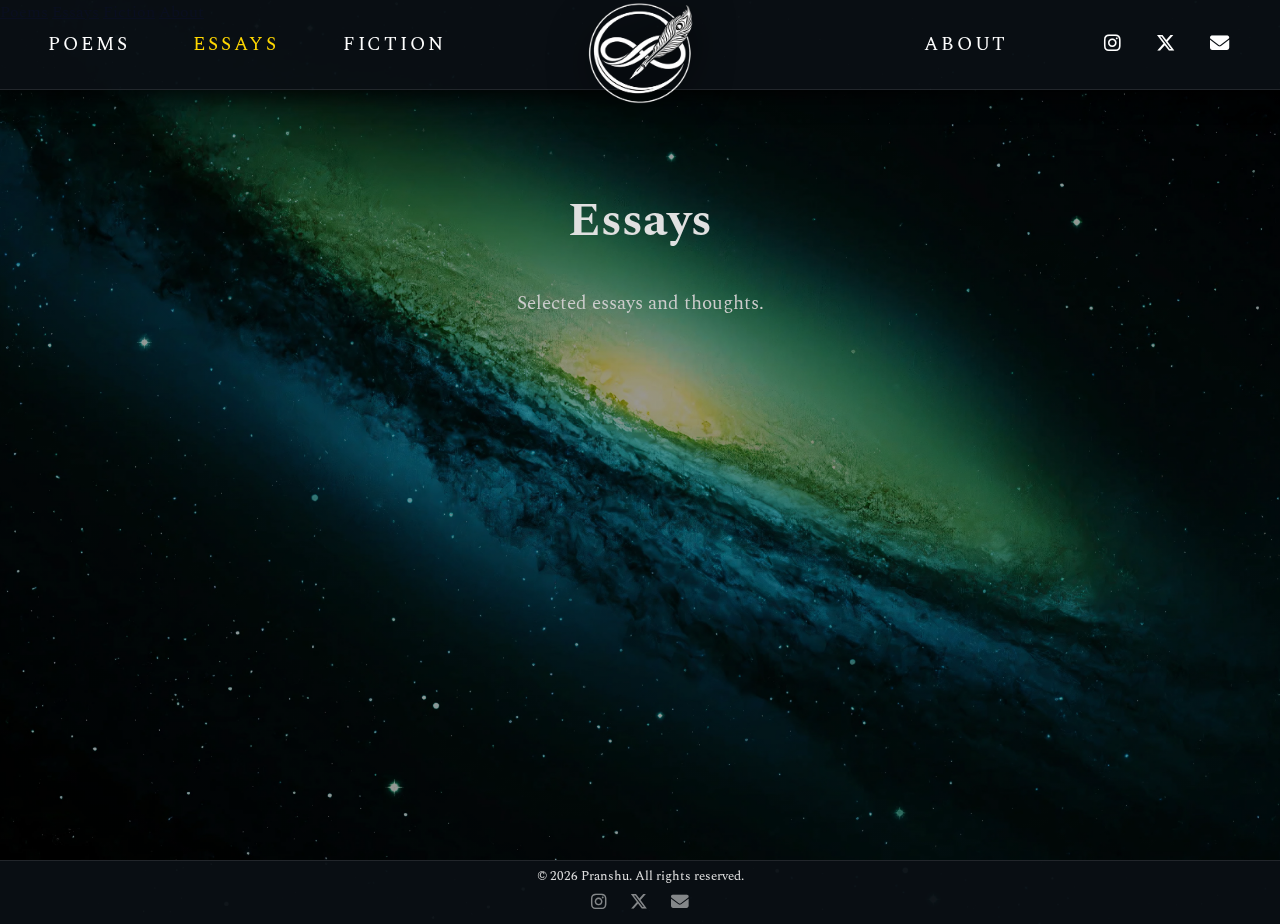
<file: essays.html>
<!DOCTYPE html>
<html lang="en">
<head>
  <meta charset="UTF-8" />
  <meta name="viewport" content="width=device-width, initial-scale=1.0" />
  <title>Essays | Pranshu’s Library</title>
  <link rel="icon" type="image/png" href="images/favicon.png">
  
  <link rel="preconnect" href="https://fonts.googleapis.com">
  <link rel="preconnect" href="https://fonts.gstatic.com" crossorigin>
  <link href="https://fonts.googleapis.com/css2?family=Spectral:ital,wght@0,300;0,400;0,600;0,700;1,400&display=swap" rel="stylesheet">
  <link rel="stylesheet" href="https://cdnjs.cloudflare.com/ajax/libs/font-awesome/6.5.0/css/all.min.css">
  <link rel="stylesheet" href="style.css" />
</head>

<body>

  <div class="space-bg"></div>

  <header class="ribbon">
    <div class="menu-toggle"><i class="fa-solid fa-bars"></i></div>

    <nav class="nav-left desktop-only">
      <a href="poems.html">Poems</a>
      <a href="essays.html" style="color: #FFD700;">Essays</a>
      <a href="fiction.html">Fiction</a>
    </nav>

    <div class="nav-logo">
      <a href="index.html">
        <img src="images/final logo.png" alt="Logo">
      </a>
    </div>

    <nav class="nav-right desktop-only">
      <a href="about.html">About</a>
      
      <div class="nav-socials">
         <a href="YOUR_INSTAGRAM_URL_HERE" target="_blank" rel="noopener noreferrer"><i class="fa-brands fa-instagram"></i></a>
         <a href="YOUR_TWITTER_URL_HERE" target="_blank" rel="noopener noreferrer"><i class="fa-brands fa-x-twitter"></i></a>
         <a href="mailto:pranshu.writes@gmail.com" target="_blank" rel="noopener noreferrer"><i class="fa-solid fa-envelope"></i></a>
      </div>
    </nav>
  </header>

  <!-- Mobile Menu -->
  <div id="mobileMenu" class="mobile-nav-overlay">
      <a href="poems.html">Poems</a>
      <a href="essays.html">Essays</a>
      <a href="fiction.html">Fiction</a>
      <a href="about.html">About</a>
  </div>

  <main style="padding-top: 160px; min-height: 100vh; display: flex; flex-direction: column;">
    <section style="flex: 1; text-align: center; padding: 0 2rem;">
      <h1 style="font-size: 3rem; margin-bottom: 2rem;">Essays</h1>
      <p style="font-size: 1.2rem; color: #ccc;">Selected essays and thoughts.</p>
    </section>

    <footer>
      <p>© 2026 Pranshu. All rights reserved.</p>
      <div class="footer-icons desktop-only">
        <a href="https://www.instagram.com/pranshu.writes/" target="_blank" rel="noopener noreferrer"><i class="fa-brands fa-instagram"></i></a>
        <a href="https://twitter.com/pranshu_writes" target="_blank" rel="noopener noreferrer"><i class="fa-brands fa-x-twitter"></i></a>
        <a href="mailto:pranshu.writes@gmail.com" target="_blank" rel="noopener noreferrer"><i class="fa-solid fa-envelope"></i></a>
      </div>
      <div class="footer-contact">
    </footer>
  </main>

  <script src="script.js"></script>
</body>
</html>
</file>
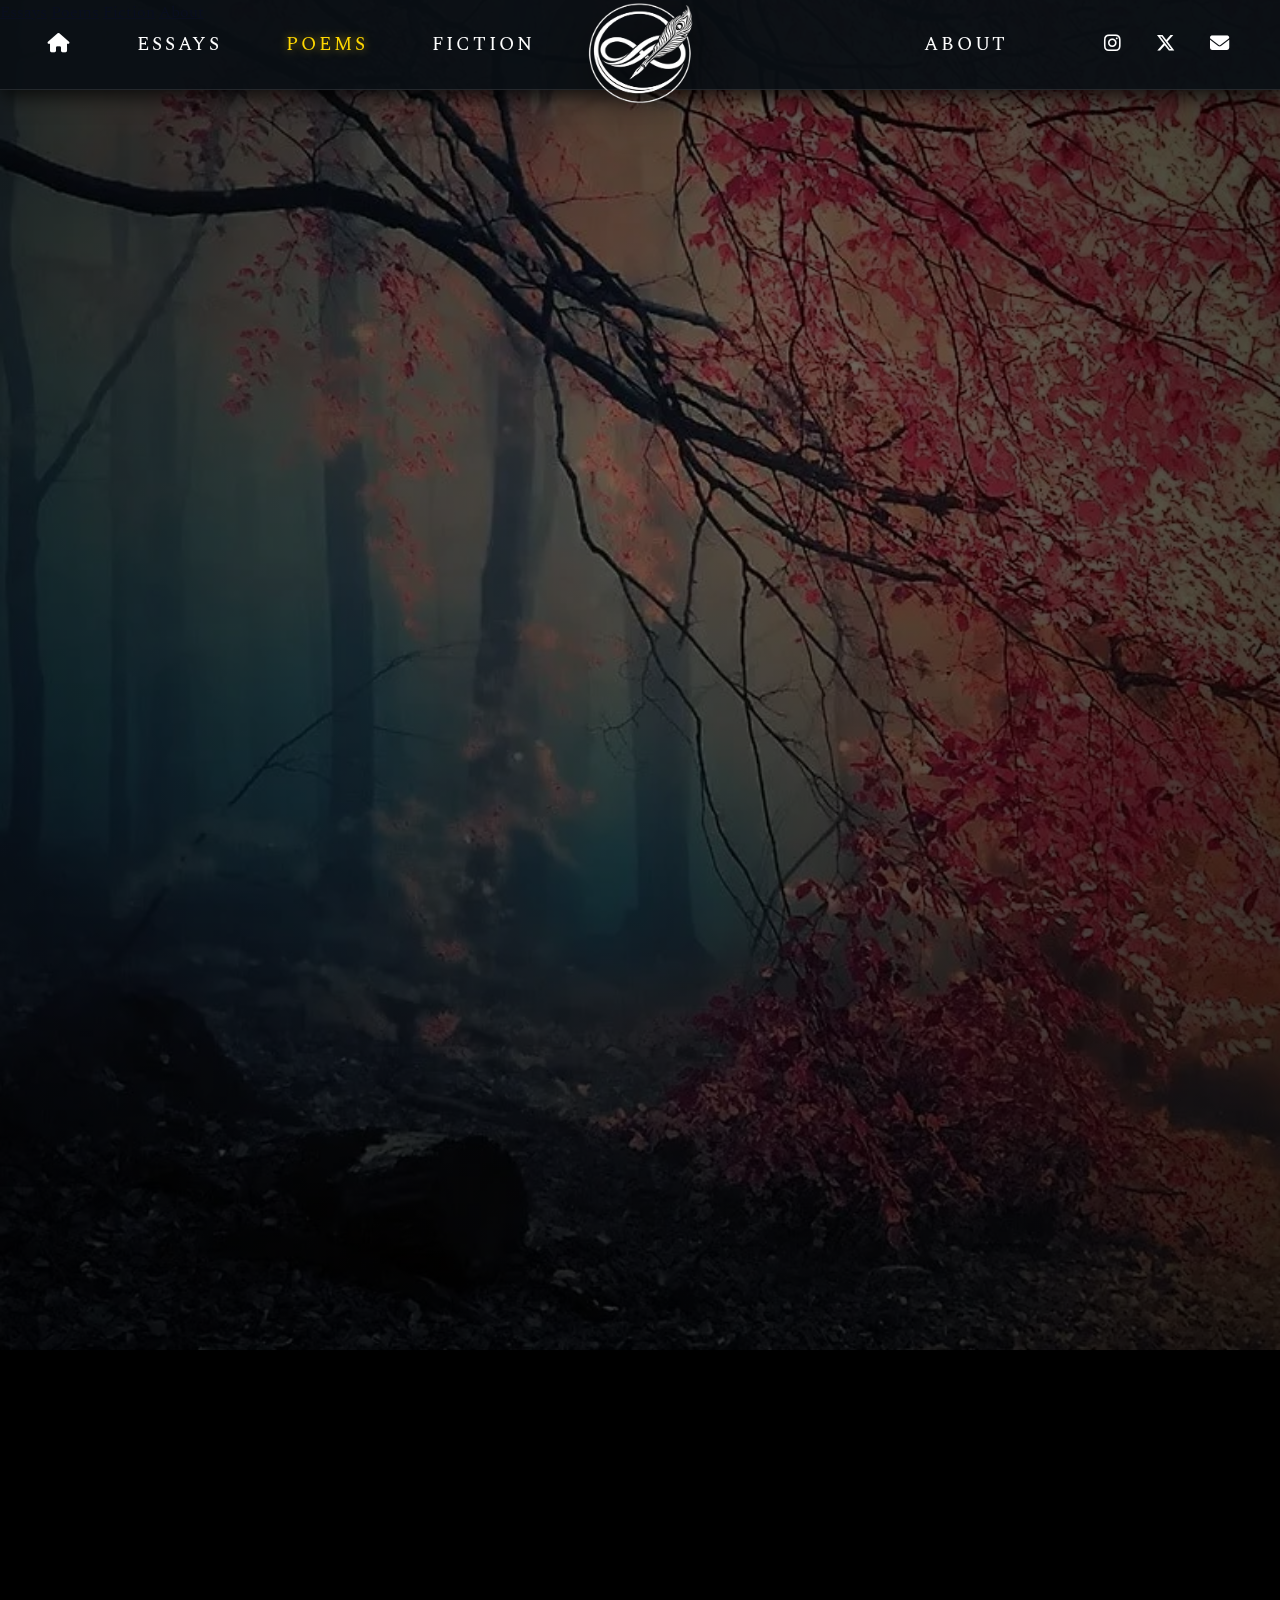
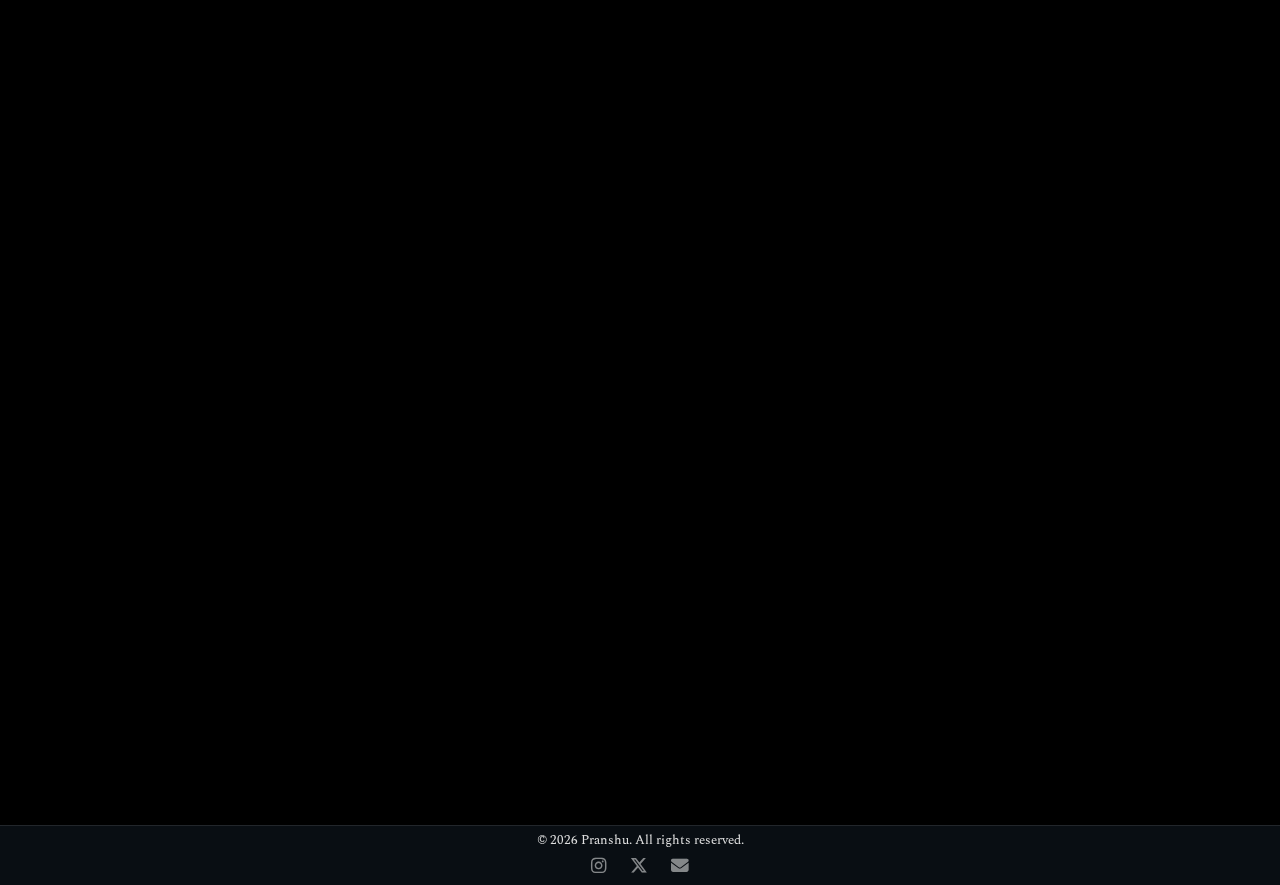
<file: never-sick.html>
<!DOCTYPE html>
<html lang="en">
<head>
  <meta charset="UTF-8" />
  <meta name="viewport" content="width=device-width, initial-scale=1.0" />
  <title>Never Sick | The Reading Room</title>
  <meta name="description" content="A poem by Pranshu exploring a child's silent suffering and the tragic relief of a final escape." />
  
  <meta property="og:type" content="article">
  <meta property="og:title" content="Never Sick | The Reading Room">
  <meta property="og:description" content="An exploration of a child's silent suffering, the weight of unburdening others, and the tragic, beautiful relief of a final escape.">
  <meta property="og:image" content="images/bg-poems.webp">
  <meta name="twitter:card" content="summary_large_image">
  <meta name="twitter:title" content="Never Sick | The Reading Room">
  <meta name="twitter:description" content="A poem by Pranshu exploring a child's silent suffering and the tragic relief of a final escape.">

  <link rel="icon" type="image/png" href="favicon-96x96.png" sizes="96x96" />
  <link rel="icon" type="image/svg+xml" href="favicon.svg" />
  <link rel="shortcut icon" href="favicon.ico" />
  <link rel="apple-touch-icon" sizes="180x180" href="apple-touch-icon.png" />
  <link rel="manifest" href="site.webmanifest" />
  
  <link rel="preconnect" href="https://fonts.googleapis.com">
  <link rel="preconnect" href="https://fonts.gstatic.com" crossorigin>
  <link href="https://fonts.googleapis.com/css2?family=Spectral:ital,wght@0,300;0,400;0,600;0,700;1,400&display=swap" rel="stylesheet">
  <link rel="stylesheet" href="https://cdnjs.cloudflare.com/ajax/libs/font-awesome/6.5.0/css/all.min.css">
  <link rel="stylesheet" href="style.css" />
</head>

<body>

  <div id="reading-progress" class="reading-progress"></div>

  <div class="space-bg bg-poems long-read-bg"></div>

  <header class="ribbon">
    <a href="index.html" class="mobile-home-icon"><i class="fa-solid fa-house"></i></a>

    <nav class="nav-left desktop-only">
      <a href="index.html" aria-label="Home" class="home-icon"><i class="fa-solid fa-house"></i></a>
      <a href="essays.html">Essays</a>
      <a href="poems.html" class="active">Poems</a>
      <a href="fiction.html">Fiction</a>
    </nav>

    <div class="nav-logo">
      <a href="index.html"><img src="images/final-logo.png" alt="The Reading Room Logo"></a>
    </div>

    <nav class="nav-right desktop-only">
      <a href="about.html">About</a>
      <div class="nav-socials">
         <a href="https://www.instagram.com/pranshu.writes/" target="_blank" rel="noopener noreferrer"><i class="fa-brands fa-instagram"></i></a>
         <a href="https://twitter.com/pranshu_writes" target="_blank" rel="noopener noreferrer"><i class="fa-brands fa-x-twitter"></i></a>
         <a href="mailto:pranshu.writes@gmail.com"><i class="fa-solid fa-envelope"></i></a>
      </div>
    </nav>

    <div class="menu-toggle"><i class="fa-solid fa-bars"></i></div>
  </header>

  <div id="mobileMenu" class="mobile-nav-overlay">
      <a href="essays.html">Essays</a>
      <a href="poems.html" class="active">Poems</a>
      <a href="fiction.html">Fiction</a>
      <a href="about.html">About</a>
  </div>

  <main>
    <section class="page-intro reading-layout">
      <h1 class="page-title">Never Sick</h1>
      <span class="item-meta" style="display: block; margin-bottom: 2rem; color: #E57373;">POETRY • FEB 2026</span>
      <div class="quote-glass">
        <p>"The nails pierced my ribs. The pain... like never before. Is it a seizure? But it feels calm. Why is everything so beautiful?"</p>
      </div>
    </section>
    
    <div class="reading-container reading-layout">
      <aside class="reading-sidebar">
        <h3 class="sidebar-title">More Poetry</h3>
        <ul class="sidebar-list">
          <li><a href="the-scalpel.html">The Scalpel</a></li>
          <li><a href="the-home.html">The Home</a></li>
          <li><a href="never-sick.html" class="active-link">Never Sick</a></li>
          <li><a href="#">Echoes of Silence</a></li>
          <li><a href="#">Burning Bridges</a></li>
          <li style="margin-top: 2rem; border-top: 1px solid rgba(255,255,255,0.1); padding-top: 1rem;">
             <a href="poems.html" style="color: #E57373; font-size: 0.95rem; letter-spacing: 0.1em; text-transform: uppercase;">
               <i class="fa-solid fa-arrow-left" style="margin-right: 8px;"></i> Back to The Poetry
             </a>
          </li>
        </ul>
        <button id="sidebar-share-btn" class="sidebar-share-btn">
          <i class="fa-solid fa-share-nodes"></i> Share Poem
        </button>
      </aside>
      
      <article class="reading-main solid-glass fire-theme card-static">
        <div class="reading-text">
          
          <div class="poem-content">
            
            <p>
              I've been sick today.<br>
              Head's whirling.<br>
              Heart too heavy.
            </p>

            <div>
              The love, Mother—<br>
              her touch,<br>
              gentle and soft,<br>
              I never felt.
            </div>

            <div>
              I keep my quiet<br>
              when I am sick.<br>
              Don't bother them.<br>
              It's hurting.<br>
              Their constant nag.
            </div>

            <div>
              She must not be thought wrong.<br>
              Mother is sick too.<br>
              She can't nurse me.<br>
              She works.<br>
              It's stressful.
            </div>

            <div>
              Father works too.<br>
              He is too distant.<br>
              Lives with us,<br>
              but not close to us.<br>
              Mother is tense.<br>
              I can't increase her worry.
            </div>

            <div>
              I'll look after everyone.<br>
              I don't need to be nursed.
            </div>

            <div>
              Ouch!<br>
              It was sharp.<br>
              The nails pierced my ribs.<br>
              The pain...<br>
              like never before.<br>
              Is it a seizure?
            </div>

            <div>
              But it feels calm.<br>
              Why is everything so beautiful?<br>
              Again!
            </div>

            <div>
              I see lilies.<br>
              My hands...<br>
              they are a baby’s.<br>
              There she is.<br>
              The flower.<br>
              The lily.
            </div>

            <div>
              Wait!<br>
              Wait for me.<br>
              I will make it.<br>
              May I?<br>
              Please?
            </div>

            <div class="poem-closing">
              Sure!<br>
              You see...<br>
              you were never sick.
            </div>

          </div>

          <hr class="reading-divider">
          <div class="read-next-wrapper">
              <a href="the-home.html" class="read-next-btn">
                  <i class="fa-solid fa-arrow-left"></i> Read Previous: The Home
              </a>
              <a href="#" class="read-next-btn">
                  Read Next: Echoes of Silence<i class="fa-solid fa-arrow-right"></i>
              </a>
          </div>

        </div>
      </article>
    </div>
  </main>

  <footer>
    <p>© 2026 Pranshu. All rights reserved.</p>
    <div class="footer-icons">
      <a href="https://www.instagram.com/pranshu.writes/" target="_blank" rel="noopener noreferrer"><i class="fa-brands fa-instagram"></i></a>
      <a href="https://twitter.com/pranshu_writes" target="_blank" rel="noopener noreferrer"><i class="fa-brands fa-x-twitter"></i></a>
      <a href="mailto:pranshu.writes@gmail.com"><i class="fa-solid fa-envelope"></i></a>
    </div>
  </footer>

  <a href="#" id="back-to-top" class="back-to-top-btn"><i class="fa-solid fa-arrow-up"></i></a>

  <script src="script.js"></script>
</body>
</html>
</file>
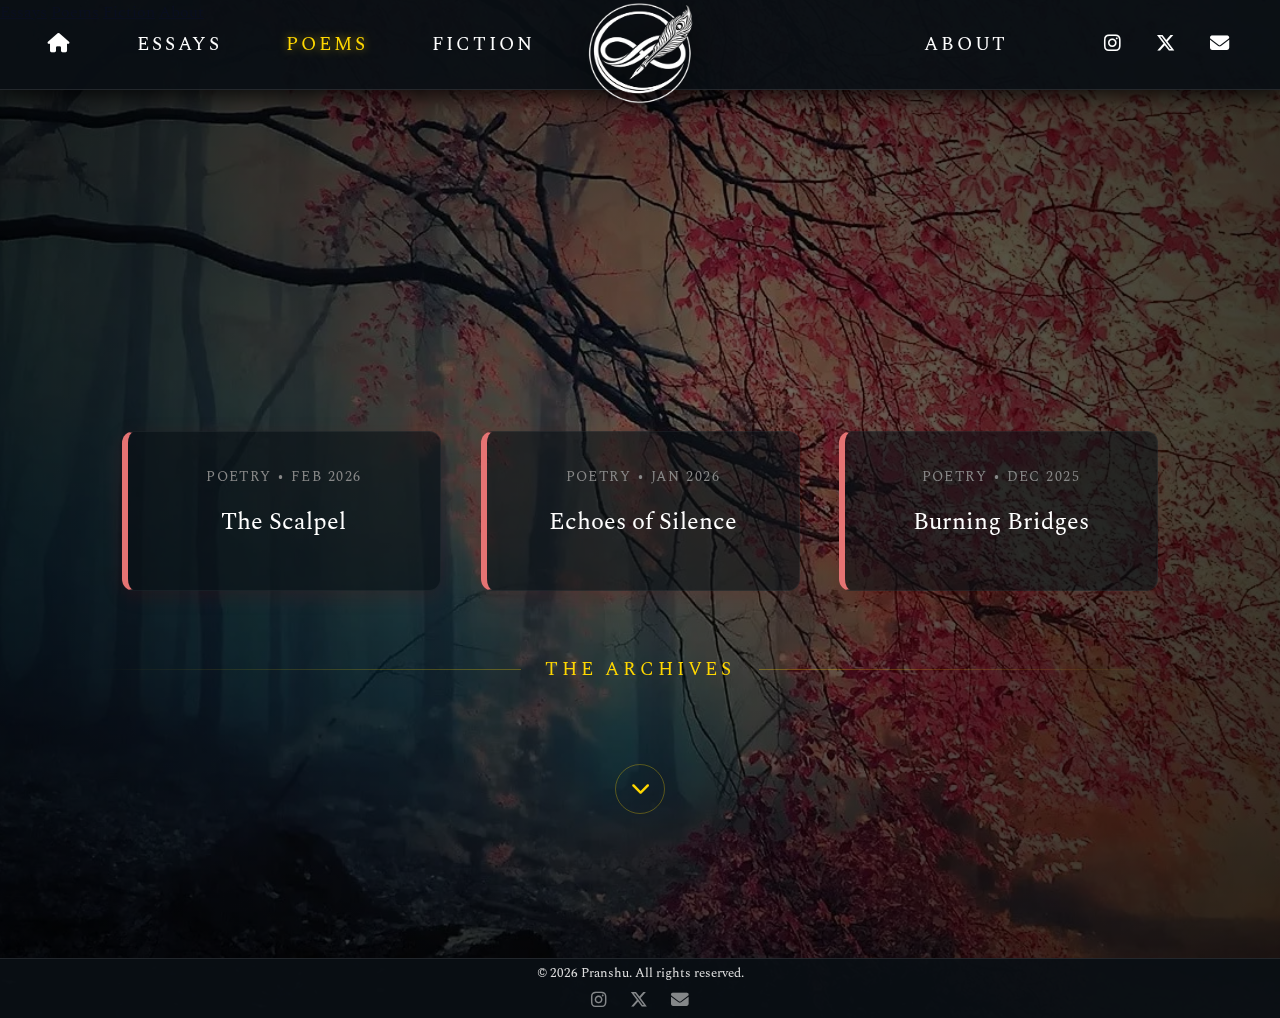
<file: poems.html>
<!DOCTYPE html>
<html lang="en">
<head>
  <meta charset="UTF-8" />
  <meta name="viewport" content="width=device-width, initial-scale=1.0" />
  <title>Poems | The Reading Room</title>
  <meta name="description" content="A collection of original poetry by Pranshu. Verses that explore the soul, the sharp edges of emotion, and the quiet echoes of the heart." />
  <link rel="icon" type="image/png" href="favicon-96x96.png" sizes="96x96" />
  <link rel="icon" type="image/svg+xml" href="favicon.svg" />
  <link rel="shortcut icon" href="favicon.ico" />
  <link rel="apple-touch-icon" sizes="180x180" href="apple-touch-icon.png" />
  <meta name="apple-mobile-web-app-title" content="Pranshu Lib" />
  <link rel="manifest" href="site.webmanifest" />
  
  <link rel="preconnect" href="https://fonts.googleapis.com">
  <link rel="preconnect" href="https://fonts.gstatic.com" crossorigin>
  <link href="https://fonts.googleapis.com/css2?family=Spectral:ital,wght@0,300;0,400;0,600;0,700;1,400&display=swap" rel="stylesheet">
  <link rel="stylesheet" href="https://cdnjs.cloudflare.com/ajax/libs/font-awesome/6.5.0/css/all.min.css">
  <link rel="stylesheet" href="style.css" />
</head>

<body>

  <div class="space-bg bg-poems"></div>

  <header class="ribbon">
    <a href="index.html" class="mobile-home-icon"><i class="fa-solid fa-house"></i></a>

    <nav class="nav-left desktop-only">
      <a href="index.html" aria-label="Home" class="home-icon">
        <i class="fa-solid fa-house"></i>
      </a>
      <a href="essays.html">Essays</a>
      <a href="poems.html" class="active">Poems</a>
      <a href="fiction.html">Fiction</a>
    </nav>

    <div class="nav-logo">
      <a href="index.html">
        <img src="images/final-logo.png" alt="The Reading Room Logo">
      </a>
    </div>

    <nav class="nav-right desktop-only">
      <a href="about.html">About</a>
      
      <div class="nav-socials">
         <a href="https://www.instagram.com/pranshu.writes/" target="_blank" rel="noopener noreferrer"><i class="fa-brands fa-instagram"></i></a>
         <a href="https://twitter.com/pranshu_writes" target="_blank" rel="noopener noreferrer"><i class="fa-brands fa-x-twitter"></i></a>
         <a href="mailto:pranshu.writes@gmail.com"><i class="fa-solid fa-envelope"></i></a>
      </div>
    </nav>

    <div class="menu-toggle"><i class="fa-solid fa-bars"></i></div>
  </header>

  <!-- Mobile Menu -->
  <div id="mobileMenu" class="mobile-nav-overlay">
      <a href="essays.html">Essays</a>
      <a href="poems.html" class="active">Poems</a>
      <a href="fiction.html">Fiction</a>
      <a href="about.html">About</a>
  </div>

  <main>
    <section class="page-intro">
      <div class="quote-glass">
        <h1 class="page-title">THE POETRY</h1>
        <p>"The shard, the glass so very sharp, cut through her soul, yet she lived. Why then the scalpel, when it cut her veins, did not spare?"</p>  
      </div>
    </section>

    <section class="content-featured">
      <a href="the-scalpel.html" class="solid-glass fire-theme card-anchor">
        <span class="item-meta">Poetry • Feb 2026</span>
        <h2 class="item-title">The Scalpel</h2>
        <p class="item-excerpt">An exploration of the wounds we survive, and the clinical cuts that finally break us.</p>
      </a>

      <a href="#" class="solid-glass fire-theme card-anchor">
        <span class="item-meta">Poetry • Jan 2026</span>
        <h2 class="item-title">Echoes of Silence</h2>
        <p class="item-excerpt">When the world demands quiet, the mind creates its own deafening symphony.</p>
      </a>

      <a href="#" class="solid-glass fire-theme card-anchor">
        <span class="item-meta">Poetry • Dec 2025</span>
        <h2 class="item-title">Burning Bridges</h2>
        <p class="item-excerpt">The light from the flames was the only thing that guided me home that night.</p>
      </a>
    </section>

    <div class="archive-divider"><span>The Archives</span></div>

    <section class="content-archive">
      <a href="#" class="solid-glass fire-theme card-simple">
        <h2 class="item-title">Ash & Dust</h2>
        <span class="item-meta">Nov 2025</span>
      </a>

      <a href="#" class="solid-glass fire-theme card-simple">
        <h2 class="item-title">Flicker</h2>
        <span class="item-meta">Oct 2025</span>
      </a>

      <a href="#" class="solid-glass fire-theme card-simple">
        <h2 class="item-title">Inferno</h2>
        <span class="item-meta">Sep 2025</span>
      </a>

      <a href="#" class="solid-glass fire-theme card-simple">
        <h2 class="item-title">Sparks</h2>
        <span class="item-meta">Aug 2025</span>
      </a>

      <a href="#" class="solid-glass fire-theme card-simple">
        <h2 class="item-title">Embers</h2>
        <span class="item-meta">Jul 2025</span>
      </a>
    </section>
  </main>

  <footer>
    <p>© 2026 Pranshu. All rights reserved.</p>
    <div class="footer-icons">
      <a href="https://www.instagram.com/pranshu.writes/" target="_blank" rel="noopener noreferrer"><i class="fa-brands fa-instagram"></i></a>
      <a href="https://twitter.com/pranshu_writes" target="_blank" rel="noopener noreferrer"><i class="fa-brands fa-x-twitter"></i></a>
      <a href="mailto:pranshu.writes@gmail.com" target="_blank" rel="noopener noreferrer"><i class="fa-solid fa-envelope"></i></a>
    </div>
  </footer>

  <script src="script.js"></script>
</body>
</html>
</file>
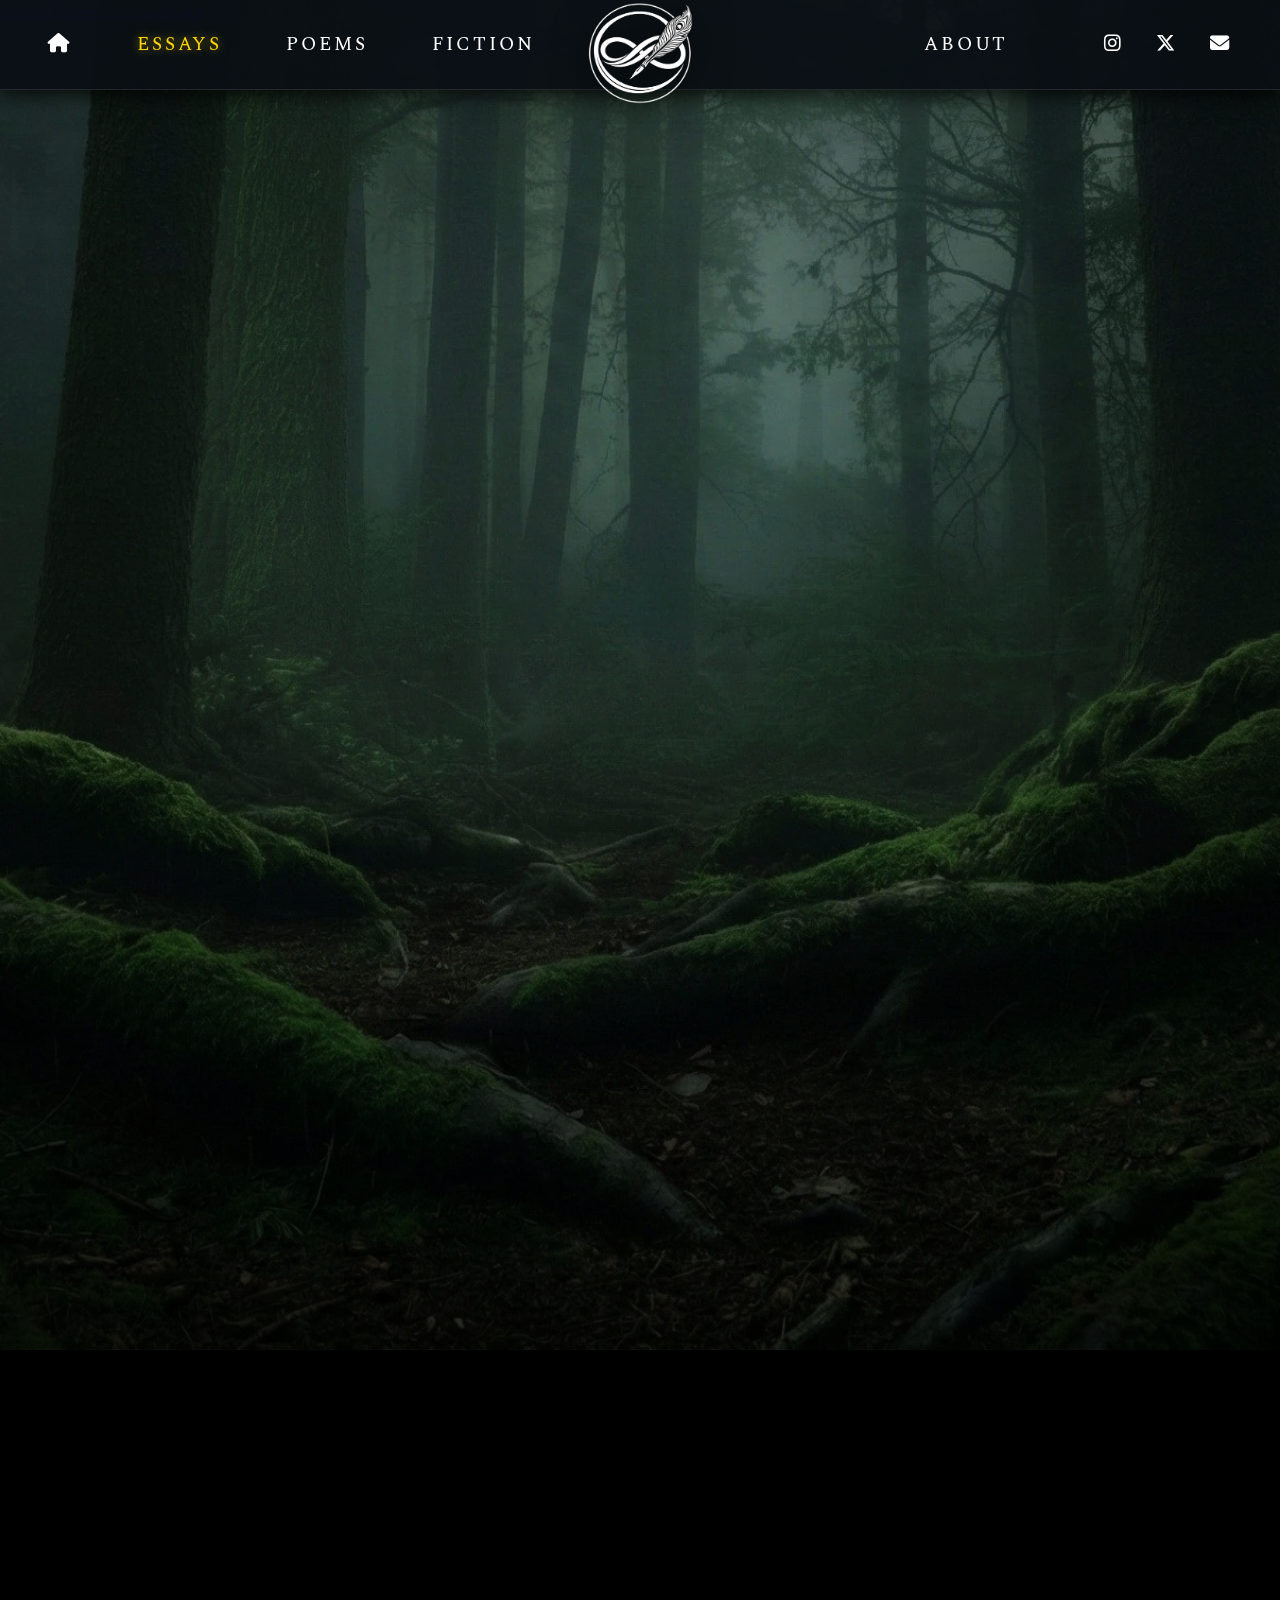
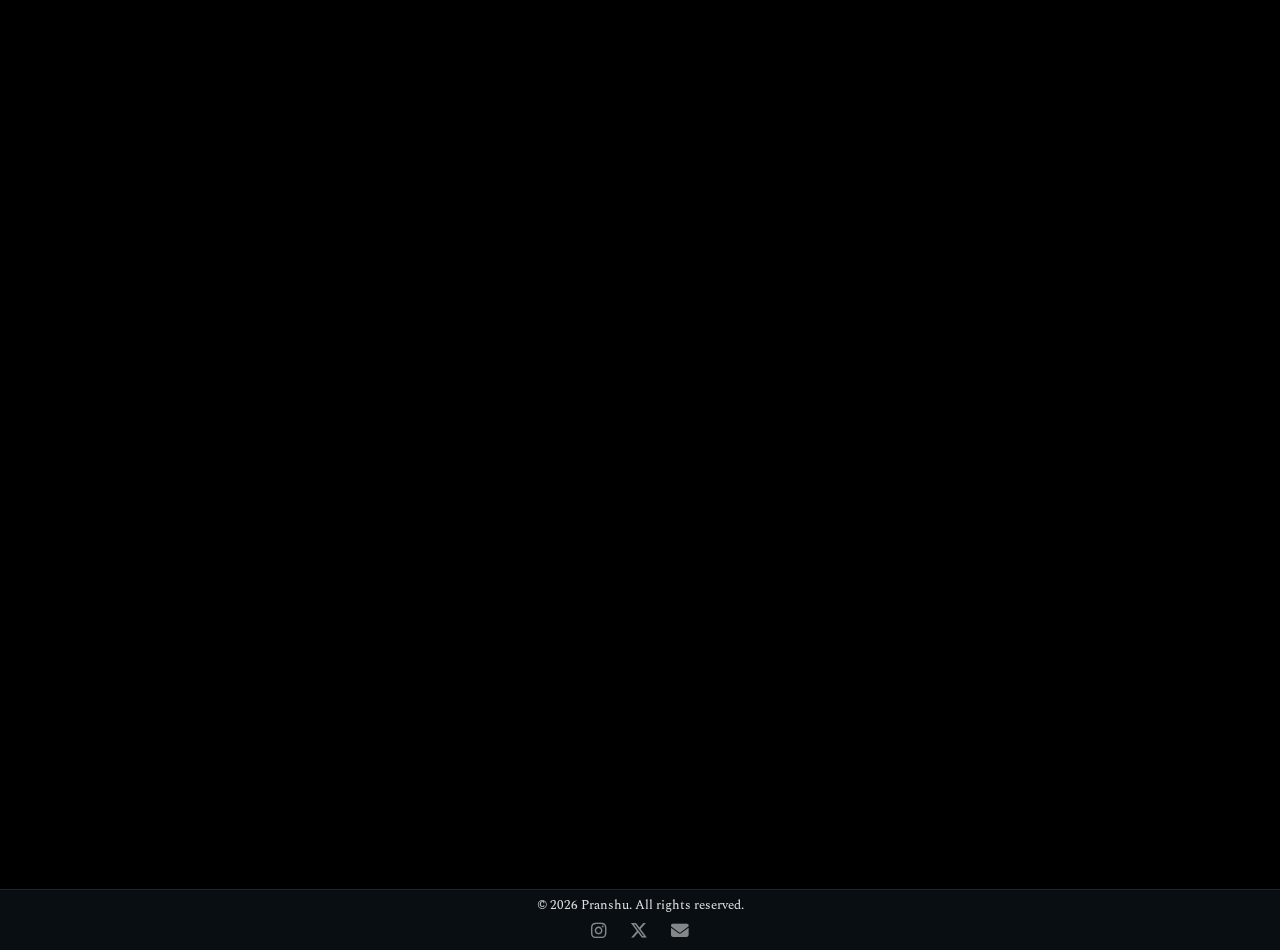
<file: shaping-the-future.html>
<!DOCTYPE html>
<html lang="en">
<head>
  <meta charset="UTF-8" />
  <meta name="viewport" content="width=device-width, initial-scale=1.0" />
  <title>Education Reform and Human Intelligence | The Reading Room</title>
  <meta name="description" content="A deep dive into education reform and human intelligence." />
  
  <meta property="og:type" content="article">
  <meta property="og:title" content="Education Reform and Human Intelligence | The Reading Room">
  <meta property="og:description" content="An essay exploring the true purpose of education and the need for reform.">
  <meta property="og:image" content="images/bg-essays.webp">
  <meta name="twitter:card" content="summary_large_image">
  <meta name="twitter:title" content="Education Reform and Human Intelligence | The Reading Room">
  <meta name="twitter:description" content="An essay exploring the true purpose of education and the need for reform.">

  <link rel="icon" type="image/png" href="favicon-96x96.png" sizes="96x96" />
  <link rel="icon" type="image/svg+xml" href="favicon.svg" />
  <link rel="shortcut icon" href="favicon.ico" />
  <link rel="apple-touch-icon" sizes="180x180" href="apple-touch-icon.png" />
  <link rel="manifest" href="site.webmanifest" />
  
  <link rel="preconnect" href="https://fonts.googleapis.com">
  <link rel="preconnect" href="https://fonts.gstatic.com" crossorigin>
  <link href="https://fonts.googleapis.com/css2?family=Spectral:ital,wght@0,300;0,400;0,600;0,700;1,400&display=swap" rel="stylesheet">
  <link rel="stylesheet" href="https://cdnjs.cloudflare.com/ajax/libs/font-awesome/6.5.0/css/all.min.css">
  <link rel="stylesheet" href="style.css" />
</head>

<body>

  <div id="reading-progress" class="reading-progress"></div>

  <div class="space-bg bg-essays long-read-bg"></div>

  <header class="ribbon">
    <a href="index.html" class="mobile-home-icon"><i class="fa-solid fa-house"></i></a>

    <nav class="nav-left desktop-only">
      <a href="index.html" aria-label="Home" class="home-icon"><i class="fa-solid fa-house"></i></a>
      <a href="essays.html" class="active">Essays</a>
      <a href="poems.html">Poems</a>
      <a href="fiction.html">Fiction</a>
    </nav>

    <div class="nav-logo">
      <a href="index.html"><img src="images/final-logo.png" alt="The Reading Room Logo"></a>
    </div>

    <nav class="nav-right desktop-only">
      <a href="about.html">About</a>
      <div class="nav-socials">
         <a href="https://www.instagram.com/pranshu.writes/" target="_blank" rel="noopener noreferrer"><i class="fa-brands fa-instagram"></i></a>
         <a href="https://twitter.com/pranshu_writes" target="_blank" rel="noopener noreferrer"><i class="fa-brands fa-x-twitter"></i></a>
         <a href="mailto:pranshu.writes@gmail.com"><i class="fa-solid fa-envelope"></i></a>
      </div>
    </nav>

    <div class="menu-toggle"><i class="fa-solid fa-bars"></i></div>
  </header>

  <div id="mobileMenu" class="mobile-nav-overlay">
      <a href="essays.html" class="active">Essays</a>
      <a href="poems.html">Poems</a>
      <a href="fiction.html">Fiction</a>
      <a href="about.html">About</a>
  </div>

  <main>
    <section class="page-intro reading-layout">
      <h1 class="page-title">Education Reform and Human Intelligence</h1>
      <span class="item-meta" style="display: block; margin-bottom: 2rem; color: #81C784;">ESSAY • EDUCATION</span>
      <div class="quote-glass">
        <p>"Self-education is, I firmly believe, the only kind of education there is." – Isaac Asimov</p>
      </div>
    </section>
    
    <div class="reading-container reading-layout">
      <aside class="reading-sidebar">
        <div id="sidebar-reading-time" class="sidebar-reading-time"></div>
        <h3 class="sidebar-title">More Essays</h3>
        <ul class="sidebar-list">
          <li><a href="divine-love.html">Divine Love</a></li>
          <li><a href="shaping-the-future.html" class="active-link">Education Reform and Human Intelligence</a></li>
          <li style="margin-top: 2rem; border-top: 1px solid rgba(255,255,255,0.1); padding-top: 1rem;">
             <a href="essays.html" style="color: #81C784; font-size: 0.95rem; letter-spacing: 0.1em; text-transform: uppercase;">
               <i class="fa-solid fa-arrow-left" style="margin-right: 8px;"></i> Back to Essays
             </a>
          </li>
        </ul>
        <button id="sidebar-share-btn" class="sidebar-share-btn">
          <i class="fa-solid fa-share-nodes"></i> Share Essay
        </button>
      </aside>
      
      <article class="reading-main solid-glass earth-theme card-static">
        <div class="reading-text">

          <p>The very first question I remember being asked was, ‘Which class are you in, and what do you want to become when you grow up?’ That single question captures the essence of our current education system—it trains us more for the future we’re expected to fit into, rather than the life we are living right now.</p>

          <p>Human beings are the most advanced species in their capacity to deeply understand and reflect upon their surroundings. Yet, we continue to struggle with truly understanding one of the most vital aspects of our existence: education. At its core, education is meant to teach us how to live. It is not merely about acquiring information, but about learning to think, to question, and to grow. For a being that can learn and reason, education becomes the very tool through which life is understood and truly lived.</p>

          <p>To realize the importance of education, imagine a society where people are taught nothing. Without guidance or understanding, even the most intelligent species could fall prey to their impulses, driven by emotion rather than reason, leading to chaos. And so, the scholars step in—those who propose a system to help individuals know themselves, their thoughts, emotions, and desires. The goal is that instead of being ruled by them, we can learn to use them wisely and consciously.</p>

          <p>An ideal education system isn’t built overnight. It takes generations of visionaries who recognize the need to enlighten their society. They lay a foundation that focuses on the young, carving them into thoughtful individuals capable of understanding both themselves and the world. These children grow up not merely to follow instructions, but to question norms, examine truths, and make decisions that benefit the greater good.</p>

          <p>Those who truly understand this know that a powerful education system creates powerful people. It gives the masses the ability to reflect on their leaders' actions, to challenge authority when needed, and to become leaders themselves. As Chhatrapati Shivaji Maharaj once said, ‘The true aim of a ruler is to empower citizens, allowing them to govern themselves and build a strong, independent nation.’ That is what real education does—it doesn’t just teach obedience; it inspires sovereignty, wisdom, and collective strength.</p>

          <p>But modern education strays far from this ideal. The system left behind by the British speaks nothing of self-empowerment. It was never built on courage or resilience; it was built on fear. Fear of failure, fear of shame. Instead of recognizing individual strengths and nurturing them, our system demands uniform excellence. It treats education not as a journey, but as a race—one where only the fastest in every lane are deemed successful.</p>

          <p>A child is labeled a failure even before they’ve had the chance to explore the threads of their own thoughts. Education has been reduced to an industry, and the innocent lives of children are its most exploited resource. The constant comparison between a child excelling in sport and one performing well in science produces not excellence, but trauma—trauma passed silently from one generation to the next.</p>

          <p>Children are taught that low marks mean failure—not just in school, but in life. This implants a dangerous idea: that a career is life, when in truth, a career is merely one thread in the vast fabric of living. They are taught to memorize, not understand. To regurgitate, not reflect. Their creativity is boxed, and any deviation from the textbook is penalized. High marks are glorified, and cheating becomes a strategy for survival.</p>

          <p>They are rarely taught the basics of existing—civic sense, compassion, emotional resilience. No one tells them that it is okay to be hurt, that forgiveness is strength, or that failure is just a mechanism for growth. Instead, hurt children grow into hurting adults. Our brilliant minds, capable of incredible insight, are trained not to think, but to fear.</p>

          <p>We are thrown into deeply unhealthy competitions. A boy who loves music is forced to sit for the JEE, and when he falls short, he questions his fundamental worth. He is conditioned to believe a lie about his own emptiness, and tragically, sometimes that lie costs him his life. Is this the ultimate goal of education? To fit every child into the rigid mold of an engineer or doctor? To trade their innate dreams for ranks and percentages?</p>

          <p>Was it always like this? No. If we delve into ancient India, particularly the earliest Vedic age, we discover a profoundly humane system of learning. Classes were often held beneath trees or within temple courtyards, guided by sages and Brahmins. Lessons went far beyond textbooks, covering self-defense, moral values, compassion, kindness, and the art of sharing—the essential ingredients of being truly human.</p>

          <p>Career choices were considered just one part of life, never the whole of it. Those who excelled in academics advanced to prestigious centers of learning like Nalanda and Takshila, where students studied subjects ranging from astronomy and literature to medicine and early scientific thought. India’s grasp of the sciences at that time remains astonishing even today. Those less inclined toward scholarship were not looked down upon; they contributed through farming, craftsmanship, or service in the king’s army. Poets, artists, scientists, and philosophers all found their place in society, respected for their distinct roles and talents.</p>

          <p>But so much of it was destroyed. Nalanda University—a treasure of human intellect—was set ablaze by Bakhtiyar Khilji, an invader who clearly never understood the value of what he was burning. It is said the great library burned for months, as nine towering storeys of knowledge were reduced to ash—along with the dreams, wisdom, and light of a civilization that once dared to teach not just how to earn a living, but how to live.</p>

          <p>Alas, we remain largely unaware that the very people who once walked this land over a thousand years ago were so intellectually advanced that they could map the positions of Jupiter and Saturn without a telescope. Their understanding of mathematics was so profound that one among them gifted the world the concept of zero, an idea that redefined the course of modern science.</p>

          <p>At the heart of their educational system was something the modern world has almost entirely forgotten: spirituality. The central idea of existence was simple yet revolutionary—we are all made of the same fundamental elements. The very fabric of the universe flows equally through each of us, weaving different lives into one grand narrative. We are many, yet one.</p>

          <p>The connection that these spiritual teachings offered was fearless, pure, and lifelong. And it wasn’t mere philosophy—it is mirrored in modern science. Astrophysics tells us we are all made of stardust, born from the same collapsing atoms in the cosmos. At the atomic level, we are indistinguishable. So why do we pretend to be so different on the outside, when our building blocks are exactly the same?</p>

          <p>Ancient texts also present another profound narrative that encapsulates the entirety of human life. It speaks of four guiding pillars: Dharma (Righteousness), Artha (Prosperity), Kama (Desires), and Moksha (Freedom). These pillars must be pursued in a specific harmony to lead a balanced life.</p>

          <p>Dharma is the foundation. It represents the right education—understanding one’s duties and responsibilities in life. It reminds us that desires are endless, and without setting a moral compass, one can be lost in a perpetual chase.</p>

          <p>Artha comes next. It is the pursuit of livelihood. A person who follows Dharma will earn in ethical ways, reflecting an uncorrupted character, thus contributing positively to society.</p>

          <p>Once Artha is earned, it is wisely used to fulfill Kama—one's desires. But true knowledge teaches us that those desires, too, are endless. By recognizing this, we develop humility, becoming individuals who help others and offer support to society.</p>

          <p>Finally, Moksha is the liberation from all attachments. It is the realization that nothing is permanent, that all things—wealth, relationships, achievements—are transient. Understanding this truth brings freedom, a release from the endless pursuit of more.</p>

          <p>The depth of this concept has the power to shake even the most steadfast minds. A scientific mind, for instance, would be compelled to explore every possible way to create the best educational system—one that reflects the wisdom passed down by our ancestors. To build such a system, we must begin by training teachers not just in pedagogy, but in empathy, and by replacing exam-centric evaluation with project-based learning that values curiosity over compliance.</p>

          <p>Ultimately, the right education is the solution to the deepest societal problems we face. But to truly change the world, we must first change the way we view learning itself. The real test of an education system is not in the marksheets it prints, but in the kind of human beings it produces.</p>

          <p>What kind are we producing today?</p>

          <hr style="border: 0; height: 1px; background: linear-gradient(90deg, transparent, rgba(255, 215, 0, 0.3), transparent); margin: 4rem 0 2rem;">
           <div class="read-next-wrapper" style="justify-content: flex-start;">
              <a href="divine-love.html" class="read-next-btn">
                  <i class="fa-solid fa-arrow-left"></i> Read Previous: Divine Love
              </a>
          </div>

        </div>
      </article>
    </div>
  </main>

  <footer>
    <p>© 2026 Pranshu. All rights reserved.</p>
    <div class="footer-icons">
      <a href="https://www.instagram.com/pranshu.writes/" target="_blank" rel="noopener noreferrer"><i class="fa-brands fa-instagram"></i></a>
      <a href="https://twitter.com/pranshu_writes" target="_blank" rel="noopener noreferrer"><i class="fa-brands fa-x-twitter"></i></a>
      <a href="mailto:pranshu.writes@gmail.com"><i class="fa-solid fa-envelope"></i></a>
    </div>
  </footer>

  <a href="#" id="back-to-top" class="back-to-top-btn"><i class="fa-solid fa-arrow-up"></i></a>

  <script src="script.js"></script>
</body>
</html>
</file>
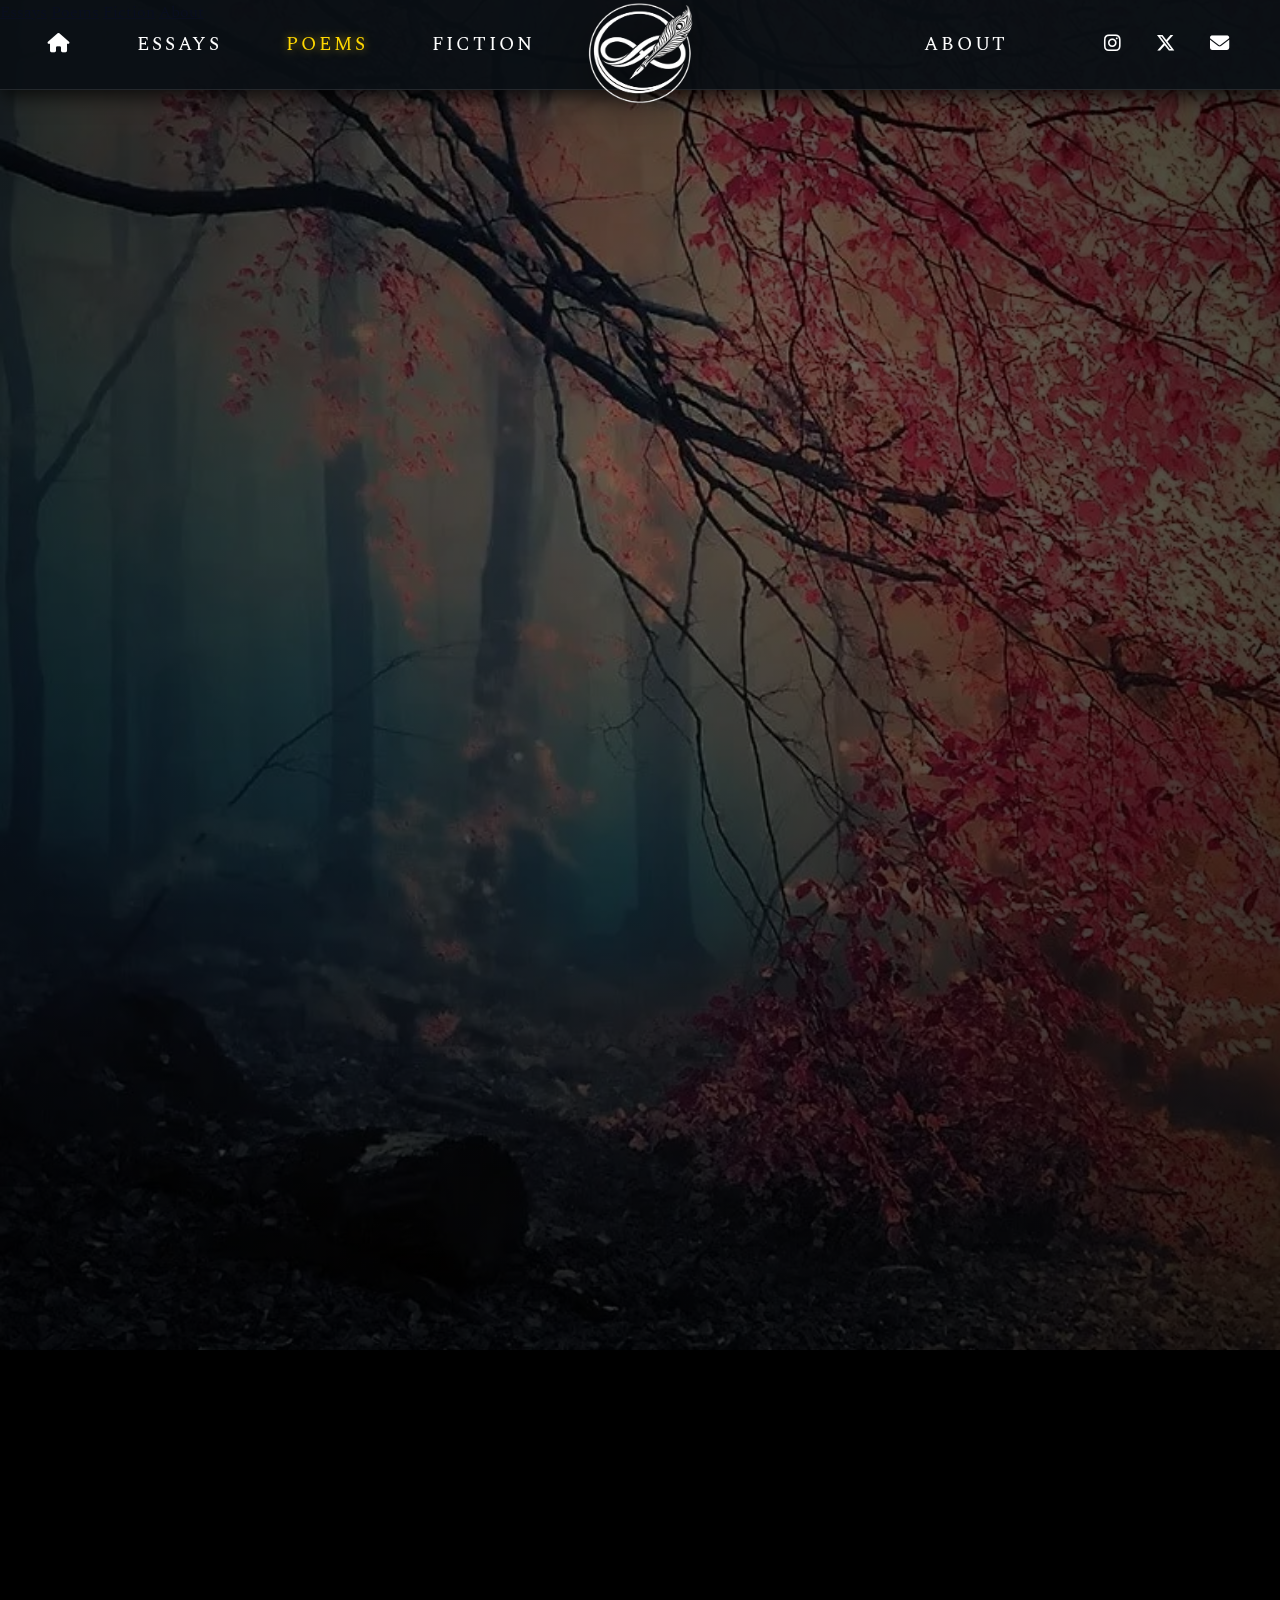
<file: the-home.html>
<!DOCTYPE html>
<html lang="en">
<head>
  <meta charset="UTF-8" />
  <meta name="viewport" content="width=device-width, initial-scale=1.0" />
  <title>The Home | The Reading Room</title>
  <meta name="description" content="A poem by Pranshu exploring grief, nostalgia, and the heavy reality of leaving a childhood home." />
  
  <meta property="og:type" content="article">
  <meta property="og:title" content="The Home | The Reading Room">
  <meta property="og:description" content="The old nails on the door, never repaired— wanted her to stay.">
  <meta property="og:image" content="images/bg-poems.webp">
  <meta name="twitter:card" content="summary_large_image">
  <meta name="twitter:title" content="The Home | The Reading Room">
  <meta name="twitter:description" content="A poem by Pranshu exploring grief, nostalgia, and the heavy reality of leaving a childhood home.">

  <link rel="icon" type="image/png" href="favicon-96x96.png" sizes="96x96" />
  <link rel="icon" type="image/svg+xml" href="favicon.svg" />
  <link rel="shortcut icon" href="favicon.ico" />
  <link rel="apple-touch-icon" sizes="180x180" href="apple-touch-icon.png" />
  <link rel="manifest" href="site.webmanifest" />
  
  <link rel="preconnect" href="https://fonts.googleapis.com">
  <link rel="preconnect" href="https://fonts.gstatic.com" crossorigin>
  <link href="https://fonts.googleapis.com/css2?family=Spectral:ital,wght@0,300;0,400;0,600;0,700;1,400&display=swap" rel="stylesheet">
  <link rel="stylesheet" href="https://cdnjs.cloudflare.com/ajax/libs/font-awesome/6.5.0/css/all.min.css">
  <link rel="stylesheet" href="style.css" />
</head>

<body>

  <div id="reading-progress" class="reading-progress"></div>

  <div class="space-bg bg-poems long-read-bg"></div>

  <header class="ribbon">
    <a href="index.html" class="mobile-home-icon"><i class="fa-solid fa-house"></i></a>

    <nav class="nav-left desktop-only">
      <a href="index.html" aria-label="Home" class="home-icon"><i class="fa-solid fa-house"></i></a>
      <a href="essays.html">Essays</a>
      <a href="poems.html" class="active">Poems</a>
      <a href="fiction.html">Fiction</a>
    </nav>

    <div class="nav-logo">
      <a href="index.html"><img src="images/final-logo.png" alt="The Reading Room Logo"></a>
    </div>

    <nav class="nav-right desktop-only">
      <a href="about.html">About</a>
      <div class="nav-socials">
         <a href="https://www.instagram.com/pranshu.writes/" target="_blank" rel="noopener noreferrer"><i class="fa-brands fa-instagram"></i></a>
         <a href="https://twitter.com/pranshu_writes" target="_blank" rel="noopener noreferrer"><i class="fa-brands fa-x-twitter"></i></a>
         <a href="mailto:pranshu.writes@gmail.com"><i class="fa-solid fa-envelope"></i></a>
      </div>
    </nav>

    <div class="menu-toggle"><i class="fa-solid fa-bars"></i></div>
  </header>

  <div id="mobileMenu" class="mobile-nav-overlay">
      <a href="essays.html">Essays</a>
      <a href="poems.html" class="active">Poems</a>
      <a href="fiction.html">Fiction</a>
      <a href="about.html">About</a>
  </div>

  <main>
    <section class="page-intro reading-layout">
      <h1 class="page-title">The Home</h1>
      <span class="item-meta" style="display: block; margin-bottom: 2rem; color: #E57373;">POETRY • MAR 2026</span>
      <div class="quote-glass">
        <p>"The old nails on the door, never repaired— wanted her to stay."</p>
      </div>
    </section>
    
    <div class="reading-container reading-layout">
      <aside class="reading-sidebar">
  <h3 class="sidebar-title">More Poetry</h3>
  <ul class="sidebar-list">
    <li><a href="the-scalpel.html">The Scalpel</a></li>
    <li><a href="the-home.html" class="active-link">The Home</a></li>
    <li><a href="never-sick.html">Never Sick</a></li>
    <li><a href="#">Echoes of Silence</a></li>
    <li><a href="#">Burning Bridges</a></li>
    <li style="margin-top: 2rem; border-top: 1px solid rgba(255,255,255,0.1); padding-top: 1rem;">
        <a href="poems.html" style="color: #E57373; font-size: 0.95rem; letter-spacing: 0.1em; text-transform: uppercase;">
        <i class="fa-solid fa-arrow-left" style="margin-right: 8px;"></i> Back to The Poetry
        </a>
    </li>
  </ul>
  <button id="sidebar-share-btn" class="sidebar-share-btn">
    <i class="fa-solid fa-share-nodes"></i> Share Poem
  </button>
</aside>
      
      <article class="reading-main solid-glass fire-theme card-static">
        <div class="reading-text">
          
          <div class="poem-content">
            
            <p>
              The brass was cold in her hand.<br>
              The key felt heavy,<br>
              as if it, too, wanted her to leave.<br>
              And her family.
            </p>

            <div>
              She stood tall in front of her haven,<br>
              the home she called her castle.<br>
              Her father's house now felt shorter than ever.
            </div>

            <div>
              The walls she drew on,<br>
              her first canvas.<br>
              The swing,<br>
              still hanging from the mango tree.<br>
              She never knew its age.<br>
              She never asked.<br>
              Now she regretted—<br>
              not asking, not staying,<br>
              not knowing.
            </div>

            <div>
              Everything was there.<br>
              But the swing, the tree, and the painting<br>
              that used to hang at the mantle...<br>
              gone.<br>
              Her books?<br>
              Gone.<br>
              Her bedroom, never so tidy,<br>
              yet she hated the view.<br>
              The empty bookshelf screamed.
            </div>

            <div>
              But the terrace was the same.<br>
              It smiled at her.<br>
              She looked up, but alas, it was still afternoon.<br>
              No stars were there.<br>
              No moon to wipe her tears this time.<br>
              The sun always felt cruel,<br>
              but today, it felt warm.<br>
              The mango tree was sad;<br>
              it would never feel her touch again,<br>
              never hide her while she sneaked fruit<br>
              in the night, when her eyes<br>
              forgot to close the dam.
            </div>

            <div>
              The brass was cold and heavy.<br>
              It smirked.<br>
              It didn’t care.<br>
              It never lost its value;<br>
              it was just sold.
            </div>

            <div>
              Was it just a piece of land?<br>
              Was it just bricks and concrete?<br>
              Maybe it was.<br>
              Why, then, does something seem to be fading<br>
              into an eternal silence<br>
              she wouldn't ever reach?
            </div>

            <div>
              She sat on the stool.<br>
              No sofa to provide her with a soft seat.<br>
              Was it destined?<br>
              If she had been here...<br>
              if the closest people<br>
              were close enough...<br>
              would the brass still feel so heavy in her hand?
            </div>

            <div>
              It was time<br>
              to leave.<br>
              She crossed the threshold,<br>
              only to feel something pulling her dress.<br>
              The old nails<br>
              on the door,<br>
              never repaired—<br>
              wanted her to stay.
            </div>

          </div>

          <hr class="reading-divider">
          <div class="read-next-wrapper">
    <a href="the-scalpel.html" class="read-next-btn">
        <i class="fa-solid fa-arrow-left"></i> Read Previous: The Scalpel
    </a>
    <a href="never-sick.html" class="read-next-btn">
        Read Next: Never Sick <i class="fa-solid fa-arrow-right"></i>
    </a>
</div>

        </div>
      </article>
    </div>
  </main>

  <footer>
    <p>© 2026 Pranshu. All rights reserved.</p>
    <div class="footer-icons">
      <a href="https://www.instagram.com/pranshu.writes/" target="_blank" rel="noopener noreferrer"><i class="fa-brands fa-instagram"></i></a>
      <a href="https://twitter.com/pranshu_writes" target="_blank" rel="noopener noreferrer"><i class="fa-brands fa-x-twitter"></i></a>
      <a href="mailto:pranshu.writes@gmail.com"><i class="fa-solid fa-envelope"></i></a>
    </div>
  </footer>

  <a href="#" id="back-to-top" class="back-to-top-btn"><i class="fa-solid fa-arrow-up"></i></a>

  <script src="script.js"></script>
</body>
</html>
</file>
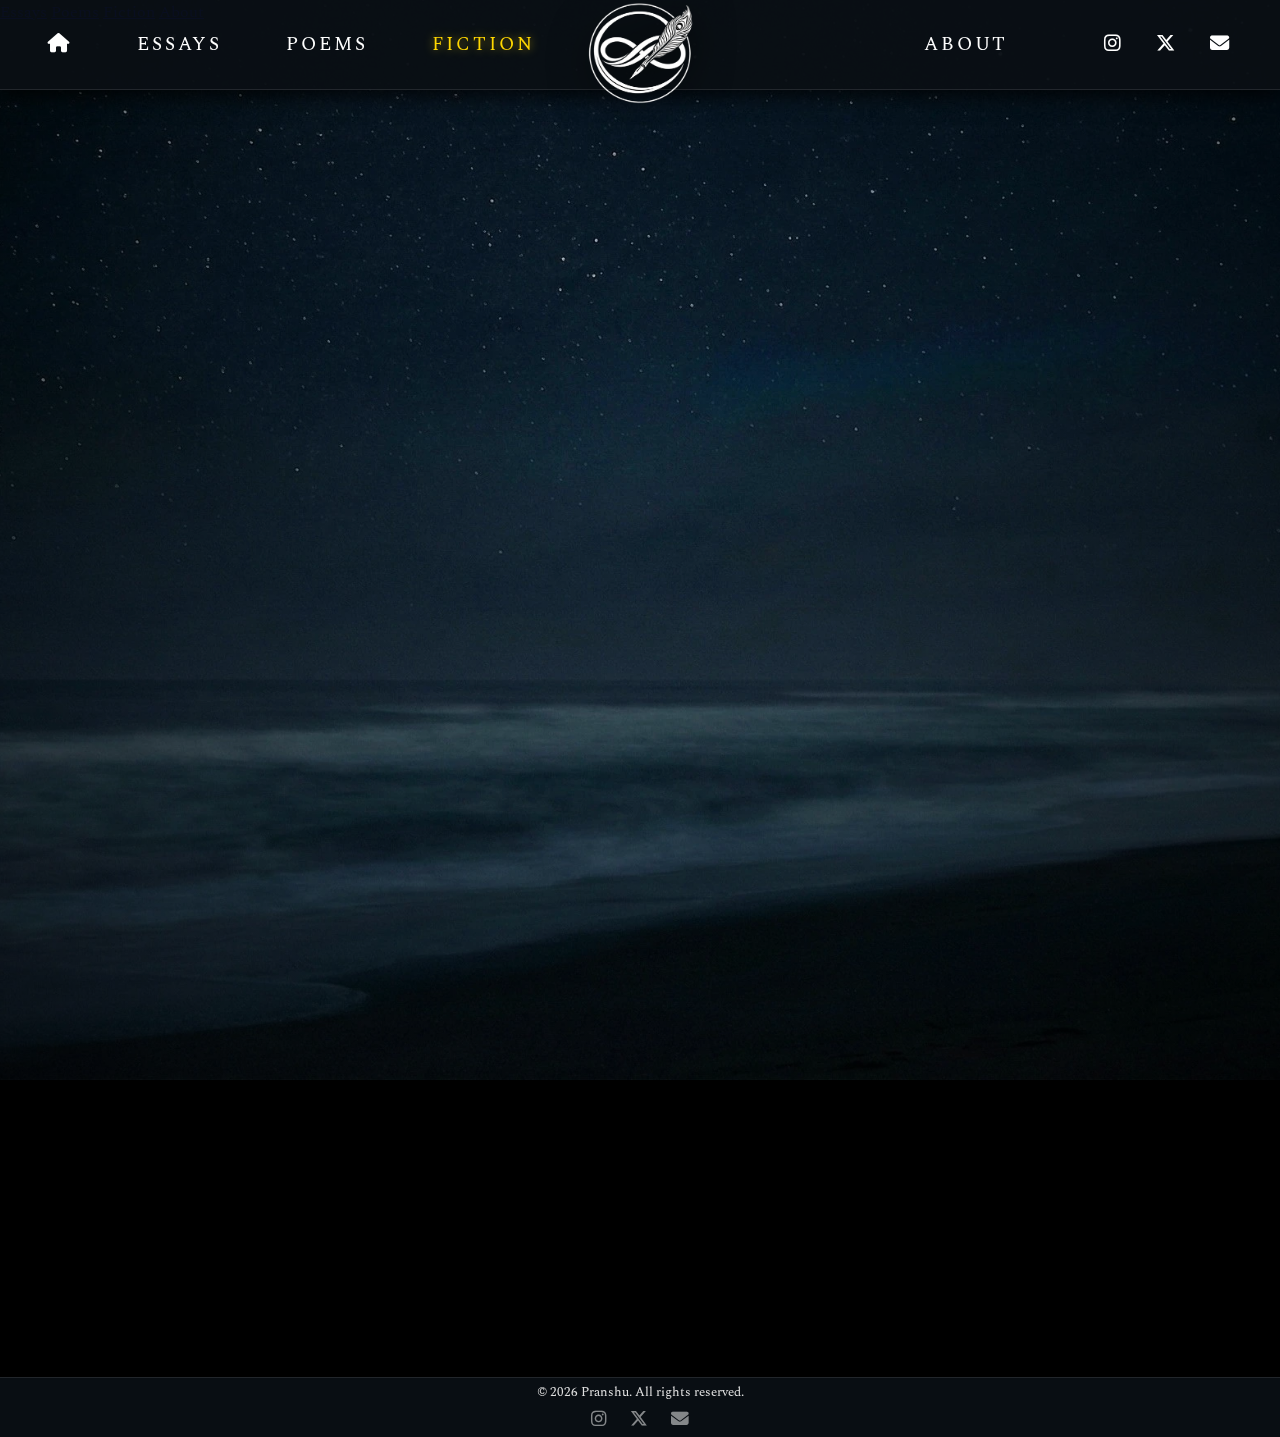
<file: the-rehearsed-lie.html>
<!DOCTYPE html>
<html lang="en">
<head>
  <meta charset="UTF-8" />
  <meta name="viewport" content="width=device-width, initial-scale=1.0" />
  <title>The Rehearsed Lie | The Reading Room</title>
  <meta name="description" content="A poem by Pranshu." />
  
  <!-- SEO & Social Sharing Tags -->
  <meta property="og:type" content="article">
  <meta property="og:title" content="The Rehearsed Lie | The Reading Room">
  <meta property="og:description" content="A poem by Pranshu about the weight of rehearsed lies and the reflections we cast.">
  <meta property="og:image" content="images/bg-fiction.webp">
  <meta name="twitter:card" content="summary_large_image">
  <meta name="twitter:title" content="The Rehearsed Lie | The Reading Room">
  <meta name="twitter:description" content="A poem by Pranshu about the weight of rehearsed lies.">

  <link rel="icon" type="image/png" href="favicon-96x96.png" sizes="96x96" />
  <link rel="icon" type="image/svg+xml" href="favicon.svg" />
  <link rel="shortcut icon" href="favicon.ico" />
  <link rel="apple-touch-icon" sizes="180x180" href="apple-touch-icon.png" />
  <link rel="manifest" href="site.webmanifest" />
  
  <link rel="preconnect" href="https://fonts.googleapis.com">
  <link rel="preconnect" href="https://fonts.gstatic.com" crossorigin>
  <link href="https://fonts.googleapis.com/css2?family=Spectral:ital,wght@0,300;0,400;0,600;0,700;1,400&display=swap" rel="stylesheet">
  <link rel="stylesheet" href="https://cdnjs.cloudflare.com/ajax/libs/font-awesome/6.5.0/css/all.min.css">
  <link rel="stylesheet" href="style.css" />
</head>

<body>

  <!-- Reading Progress Bar -->
  <div id="reading-progress" class="reading-progress"></div>

  <!-- Reuse the Fiction background -->
  <div class="space-bg bg-fiction"></div>

  <header class="ribbon">
    <a href="index.html" class="mobile-home-icon"><i class="fa-solid fa-house"></i></a>

    <nav class="nav-left desktop-only">
      <a href="index.html" aria-label="Home" class="home-icon"><i class="fa-solid fa-house"></i></a>
      <a href="essays.html">Essays</a>
      <a href="poems.html">Poems</a>
      <a href="fiction.html" class="active">Fiction</a>
    </nav>

    <div class="nav-logo">
      <a href="index.html"><img src="images/final-logo.png" alt="The Reading Room Logo"></a>
    </div>

    <nav class="nav-right desktop-only">
      <a href="about.html">About</a>
      <div class="nav-socials">
         <a href="https://www.instagram.com/pranshu.writes/" target="_blank" rel="noopener noreferrer"><i class="fa-brands fa-instagram"></i></a>
         <a href="https://twitter.com/pranshu_writes" target="_blank" rel="noopener noreferrer"><i class="fa-brands fa-x-twitter"></i></a>
         <a href="mailto:pranshu.writes@gmail.com"><i class="fa-solid fa-envelope"></i></a>
      </div>
    </nav>

    <div class="menu-toggle"><i class="fa-solid fa-bars"></i></div>
  </header>

  <!-- Mobile Menu -->
  <div id="mobileMenu" class="mobile-nav-overlay">
      <a href="essays.html">Essays</a>
      <a href="poems.html">Poems</a>
      <a href="fiction.html" class="active">Fiction</a>
      <a href="about.html">About</a>
  </div>

  <main>
    <section class="page-intro reading-layout">
      <h1 class="page-title">The Rehearsed Lie</h1>
      <span class="item-meta" style="display: block; margin-bottom: 2rem; color: #64B5F6;">FICTION • THRILLER</span>
      <div class="quote-glass">
        <p>"You signed off on the body count. Math won’t wash off blood. Don't hide behind patriotism now."</p>
      </div>
    </section>

    <div class="reading-container reading-layout">
    <aside class="reading-sidebar">
      <div id="sidebar-reading-time" class="sidebar-reading-time"></div>
      <h3 class="sidebar-title">More Fiction</h3>
      <ul class="sidebar-list">
        <li><a href="the-rehearsed-lie.html" class="active-link">The Rehearsed Lie</a></li>
        <li style="margin-top: 2rem; border-top: 1px solid rgba(255,255,255,0.1); padding-top: 1rem;">
            <a href="fiction.html" style="color: #64B5F6; font-size: 0.95rem; letter-spacing: 0.1em; text-transform: uppercase;">
            <i class="fa-solid fa-arrow-left" style="margin-right: 8px;"></i> Back to The Tales
            </a>
        </li>
      </ul>
      <button id="sidebar-share-btn" class="sidebar-share-btn">
        <i class="fa-solid fa-share-nodes"></i> Share Story
      </button>
    </aside>

    <article class="reading-main solid-glass water-theme card-static">
      <div class="reading-text">
        <div class="sealed-document">
          <i class="fa-solid fa-lock sealed-icon"></i>
          <div>
            <h2 class="sealed-title">Document Sealed</h2>
            <p class="sealed-text">
            This manuscript is currently under exclusive consideration for the Commonwealth Short Story Prize 2026. To comply with the committee's publication guidelines, the full text of this thriller has been temporarily sealed. The archives will unlock in May 2026.
            </p>
          </div>
        </div>
      </div>
    </article>
    </div>
  </main>

  <footer>
    <p>© 2026 Pranshu. All rights reserved.</p>
    <div class="footer-icons">
      <a href="https://www.instagram.com/pranshu.writes/" target="_blank" rel="noopener noreferrer"><i class="fa-brands fa-instagram"></i></a>
      <a href="https://twitter.com/pranshu_writes" target="_blank" rel="noopener noreferrer"><i class="fa-brands fa-x-twitter"></i></a>
      <a href="mailto:pranshu.writes@gmail.com"><i class="fa-solid fa-envelope"></i></a>
    </div>
  </footer>

  <script src="script.js"></script>
</body>
</html>
</file>
<file: style.css>
:root {
  --font-main: "Spectral", serif;
  --text-color: #e0e0e0;
  --ribbon-bg: rgba(5, 10, 15, 0.6); /* Slightly darker for contrast */
  
  /* UPDATED THEME COLORS */
  --color-earth: #81C784; /* Softer Earth Green */
  --color-fire: #E57373;  /* Softer Fire Red */
  --color-water: #64B5F6; /* Softer Water Blue */
}

html { scroll-behavior: smooth; }

* { box-sizing: border-box; margin: 0; padding: 0; -webkit-tap-highlight-color: transparent; }

body {
  font-family: var(--font-main);
  background: #000;
  color: var(--text-color);
  overflow-x: hidden;
  /* Fix for sticky footer on short pages */
  display: flex;
  flex-direction: column;
  min-height: 100vh;
}

/* --- VISUAL POLISH --- */
::selection {
  background: rgba(255, 215, 0, 0.3); /* Gold selection background */
  color: #fff;
}

/* --- CUSTOM SCROLLBAR --- */
::-webkit-scrollbar {
  width: 8px;
}
::-webkit-scrollbar-track {
  background: #050508; 
}
::-webkit-scrollbar-thumb {
  background: rgba(255, 255, 255, 0.2); 
  border-radius: 4px;
}
::-webkit-scrollbar-thumb:hover {
  background: #FFD700; /* Gold on hover */
}

/* --- BACKGROUNDS --- */
.space-bg {
  position: fixed;
  top: -20%; left: 0;
  width: 100%; height: 140%; /* Taller to allow parallax movement */
  background: linear-gradient(rgba(0, 0, 0, 0.4), rgba(0, 0, 0, 0.4)), url("images/universe.webp") center/cover no-repeat;
  z-index: -10; /* Pushed further back */
  will-change: transform;
  transform: translateZ(0);
  backface-visibility: hidden; /* Improves scroll/parallax performance */
}

/* Special parallax for very long pages */
.space-bg.long-read-bg {
    height: 200%; /* Much taller buffer */
    top: -50%;
}

/* Page Specific Backgrounds */
.space-bg.bg-poems {
  background-image: radial-gradient(circle at center, rgba(0,0,0,0.5) 0%, rgba(0,0,0,0.85) 100%),
              url("images/bg-poems.webp");
}
.space-bg.bg-essays {
  background-image: radial-gradient(circle at center, rgba(0,0,0,0) 0%, rgba(0,0,0,0.6) 100%),
              url("images/bg-essays.webp");
}
.space-bg.bg-fiction {
  background-image: radial-gradient(circle at center, rgba(0,0,0,0) 0%, rgba(0,0,0,0.6) 100%),
              url("images/bg-fiction.webp");
}
.space-bg.bg-about {
  background-image: radial-gradient(circle at center, rgba(0,0,0,0) 0%, rgba(0,0,0,0.6) 100%),
              url("images/bg-about.webp");
}

/* PLANETS: Fixed by default, JS controls position */
.planet {
  position: fixed;
  top: 0;
  left: 0;
  background-repeat: no-repeat;
  background-size: contain;
  pointer-events: none;
  z-index: 1; /* In front of background, behind quote and cards */
  will-change: transform, opacity;
  transform: translateZ(0); /* Force hardware acceleration */
  backface-visibility: hidden;
  contain: layout paint;
}

/* Initial States */
.jupiter { 
  width: 450px; height: 450px; 
  background-image: url("images/jupiter.png"); 
  opacity: 0; /* JS will handle fade in */
}

.saturn { 
  width: 400px; height: 400px; 
  background-image: url("images/saturn.png"); 
  opacity: 0; 
}

/* --- RIBBON (Desktop Layout) --- */
.ribbon {
  position: fixed;
  top: 0; width: 100%; 
  height: 90px; /* Slightly bigger ribbon */
  background: rgba(10, 15, 20, 0.95);
  border-bottom: 1px solid rgba(255,255,255,0.1);
  display: flex;
  justify-content: space-between; /* Spread left, center, right */
  align-items: center;
  z-index: 1000;
  box-shadow: 0 5px 20px rgba(0,0,0,0.8); /* Reduced shadow for performance */
  padding: 0 3rem;
}

/* Layout Grid: Left Nav | Logo | Right Nav */
.nav-left, .nav-right {
  flex: 1;
  display: flex;
  align-items: center;
  gap: 4rem; /* Increased gap between words */
}

.nav-left { justify-content: flex-start; }
.nav-right { justify-content: flex-end; }

/* LOGO SPILL OVER */
.nav-logo {
  flex: 0 0 auto; /* Don't stretch */
  position: relative;
  z-index: 1001;
}

.nav-logo img {
  height: 115px; /* Slightly larger */
  margin-top: 25px; /* Adjusted spill */
  filter: drop-shadow(0 10px 20px rgba(0,0,0,0.7));
  transition: transform 0.3s cubic-bezier(0.175, 0.885, 0.32, 1.275);
}

.nav-logo:hover img {
  transform: scale(1.1) rotate(5deg); /* Pop up effect */
}

/* NAV LINKS */
.nav-left a, .nav-right a, .nav-socials a {
  text-decoration: none; color: #fff;
  font-size: 1.2rem; 
  letter-spacing: 0.15em;
  text-transform: uppercase;
  transition: color 0.3s, text-shadow 0.3s;
}

/* Yellow Hover */
.nav-left a:hover, .nav-right a:hover, .nav-socials a:hover { 
  color: #FFD700; 
  text-shadow: 0 0 10px rgba(255, 215, 0, 0.6);
}

/* Active State (Static Yellow) */
.nav-left a.active, .nav-right a.active {
  color: #FFD700;
  text-shadow: 0 0 10px rgba(255, 215, 0, 0.6);
}

.nav-socials {
    display: flex; gap: 2rem; margin-left: 2rem;
}

/* Mobile Toggle - Hidden on Desktop */
.menu-toggle, .mobile-home-icon { display: none; }

.mobile-home-icon.active {
  color: #FFD700;
  text-shadow: 0 0 10px rgba(255, 215, 0, 0.6);
}

/* --- HERO --- */
.hero {
  height: 100vh;
  display: flex; flex-direction: column;
  justify-content: center; align-items: center;
  text-align: center; padding-top: 140px;
  position: relative;
  z-index: 2; /* Ensure title sits above planets */
}

.hero h1 {
  /* One point bigger - increased clamp max */
  font-size: clamp(3rem, 6vw, 5.5rem); 
  color: #fff;
  text-shadow: 0 0 20px rgba(255, 255, 255, 0.3);
  letter-spacing: 0.2em; text-transform: uppercase;
  margin-bottom: 2rem; 
  animation: floatHero 6s ease-in-out infinite;
}

@keyframes floatHero {
  0%, 100% { translate: 0 0; }
  50% { translate: 0 -15px; }
}

.spinning-logo { 
  width: 280px; 
  opacity: 0.9; 
  /* Combine spinning (transform) and floating (translate) */
  animation: spinForever 25s infinite linear, floatHero 6s ease-in-out infinite; 
  will-change: transform, translate; 
}

@keyframes spinForever {
  to { transform: rotate(360deg); } 
}

/* Disable spinning logo animation on mobile to reduce lag */
@media (max-width: 900px) {
  .spinning-logo {
    animation: none !important;
    will-change: auto !important;
    width: 140px; /* Smaller logo under title on mobile */
  }
}

/* --- QUOTE --- */
.about {
  min-height: 60vh;
  display: flex; justify-content: center; align-items: center;
  padding: 4rem 15vw; text-align: center;
  position: relative;
  z-index: 2; /* Above planets if they cross */
}

@keyframes quoteGlow {
  0%, 100% { text-shadow: 0 0 20px rgba(255, 215, 0, 0.3), 0 0 40px rgba(255, 255, 255, 0.2); }
  50% { text-shadow: 0 0 30px rgba(255, 215, 0, 0.6), 0 0 60px rgba(255, 255, 255, 0.4); }
}

.quote-text { 
    font-size: clamp(1.4rem, 2.5vw, 2.2rem); 
    font-style: italic; 
    line-height: 1.8; 
    color: #f0f0f0; /* More White */
    /* animation: quoteGlow 4s ease-in-out infinite; */
    text-shadow: 0 0 15px rgba(255, 215, 0, 0.4);
    letter-spacing: 0.05em;
}

/* Disable quote glow animation on mobile to reduce lag */
@media (max-width: 900px) {
  .quote-text {
    animation: none !important;
    text-shadow: 0 0 10px rgba(255, 215, 0, 0.3) !important;
    font-size: 1.1rem !important; /* Smaller quote on mobile */
  }
  .hero h1 { 
    animation: none !important; 
    font-size: 2.2rem !important; /* Smaller title on mobile */
  }
}
.highlight { color: #fff; font-weight: 600; text-shadow: 0 0 15px rgba(255, 255, 255, 0.2); }

/* --- LIBRARY CARDS --- */
.library { min-height: 80vh; padding: 2rem 2rem 6rem; display: flex; justify-content: center; position: relative; z-index: 5; }
.cards-container { display: flex; flex-direction: column; align-items: center; gap: 3rem; width: 100%; }

.card {
  position: relative; 
  width: 750px; 
  height: 180px; /* Shorter rectangle */
  border-radius: 20px; 
  overflow: hidden;
  display: flex; align-items: center; justify-content: center;
  text-decoration: none; 
  box-shadow: 0 10px 20px rgba(0,0,0,0.5); /* Reduced shadow */
  /* Transition specific properties to allow JS to control transform instantly */
  transition: height 0.7s cubic-bezier(0.25, 0.46, 0.45, 0.94), 
              box-shadow 0.7s cubic-bezier(0.25, 0.46, 0.45, 0.94), 
              border-color 0.7s cubic-bezier(0.25, 0.46, 0.45, 0.94);
  border: 1px solid rgba(255,255,255,0.1);
  transform: translateZ(0);
  backface-visibility: hidden;
  will-change: transform;
}

/* Theme Borders & Colors */
.earth-theme { border-left: 6px solid var(--color-earth); }
.fire-theme  { border-left: 6px solid var(--color-fire); }
.water-theme { border-left: 6px solid var(--color-water); }

/* Background Overlay for Fade Effect */
.card-bg {
    position: absolute; inset: 0;
    background: rgba(0,0,0,0.4); /* Default darkish */
    transition: background 0.7s cubic-bezier(0.25, 0.46, 0.45, 0.94);
    z-index: 1;
}

.card-content {
    position: relative; z-index: 2;
    display: flex; flex-direction: column; align-items: center;
    width: 100%; padding: 0 2rem;
}

.card-title {
    font-size: 2.5rem; color: #fff;
    font-weight: 300; letter-spacing: 0.1em;
    transition: all 0.7s cubic-bezier(0.25, 0.46, 0.45, 0.94);
}

/* Hidden Quote by default */
.card-quote {
    height: 0; overflow: hidden; opacity: 0;
    transition: all 0.7s cubic-bezier(0.25, 0.46, 0.45, 0.94);
    text-align: center;
}

.card-quote p {
    font-size: 1.2rem; /* Increased font size */
    color: #f0f0f0; line-height: 1.6; font-style: italic;
    margin-top: 1rem;
}

/* --- HOVER EFFECTS (Desktop) --- */
@media (hover: hover) {
    .card:hover {
        height: 240px; /* Expands to show quote */
        will-change: transform, opacity;
    }
    
    /* Hover Colors - Not Black */
    .earth-theme:hover .card-bg { background: rgba(46, 139, 87, 0.15); } /* Green Tint */
    .fire-theme:hover .card-bg  { background: rgba(139, 0, 0, 0.15); }   /* Red Tint */
    .water-theme:hover .card-bg { background: rgba(0, 119, 190, 0.15); } /* Blue Tint */
    
    .card:hover .card-title {
        transform: translateY(-10px) scale(0.9);
        opacity: 0.2; /* Fades into background */
    }

    .card:hover .card-quote {
        height: auto; opacity: 1;
        transform: translateY(0);
    }
    
    /* Glows */
    .earth-theme:hover { box-shadow: 0 0 30px var(--color-earth); border-color: var(--color-earth); }
    .fire-theme:hover  { box-shadow: 0 0 30px var(--color-fire);  border-color: var(--color-fire); }
    .water-theme:hover { box-shadow: 0 0 30px var(--color-water); border-color: var(--color-water); }
}

/* --- FOOTER --- */
footer { 
    position: relative; z-index: 60; /* Above planets */
    text-align: center; padding: 0.3rem 1rem; 
    background: rgba(10, 15, 20, 0.95);
    border-top: 1px solid rgba(255,255,255,0.1); 
    margin-top: auto; /* Pushes footer to bottom */
    display: flex;
    flex-direction: column;
    align-items: center;
    gap: 0.2rem;
}

footer p {
    font-size: 0.8rem;
    margin: 0;
}

.footer-icons a { 
    color: #fff; font-size: 1.1rem; margin: 0 0.6rem; opacity: 0.5; transition: 0.3s; 
}
.footer-icons a:hover { color: #FFD700; opacity: 1; }

/* --- MOBILE OPTIMIZATION --- */
@media (max-width: 900px) {
  /* Planets REMOVED for mobile */
  .planet { display: none !important; }
  
  /* Mobile Background Override - COMPLETE DISABLE of parallax */
  .space-bg {
      background-attachment: scroll !important; /* Fixes scroll lag */
      filter: none !important; /* Disable heavy filters */
      will-change: auto !important; /* Save memory on mobile */
      transform: none !important; /* Disable parallax transform completely */
      position: fixed !important; /* Keep fixed but no transform */
  }

  /* PERFORMANCE PATCH: Disable heavy effects on mobile */
  .ribbon, .mobile-nav-overlay, footer {
      backdrop-filter: none !important;
      -webkit-backdrop-filter: none !important;
      background: rgba(10, 15, 20, 0.95) !important; /* Less transparent */
  }
  
  .card, .ribbon, .nav-logo img {
      box-shadow: none !important;
      filter: none !important;
  }

  .social-row a {
    color: #ccc; text-decoration: none; font-size: 1rem;
    display: flex; align-items: center; gap: 10px;
    transition: color 0.3s; }

  /* Ribbon Changes */
  .ribbon { justify-content: space-between; padding: 0 2rem; height: 60px; }
  .desktop-only { display: none; }
  .menu-toggle { display: block; font-size: 1.1rem; color: #fff; cursor: pointer; }
  .mobile-home-icon { display: block; font-size: 0.95rem; color: #fff; text-decoration: none; }
  .mobile-home-icon.active { color: #FFD700 !important; text-shadow: 0 0 10px rgba(255, 215, 0, 0.6) !important; }

  /* Center Logo on Mobile */
  .nav-logo {
      position: absolute;
      left: 50%;
      transform: translateX(-50%);
  }

  /* Adjust Logo for Mobile Ribbon */
  .nav-logo img { 
      height: 75px; margin-top: 12px; /* Slightly larger mobile logo */
      filter: none; transform: none; 
  }

  /* Mobile Menu Overlay */
  .mobile-nav-overlay {
      display: none; /* JS toggles flex */
      position: fixed; top: 60px; left: 0; width: 100%;
      background: rgba(0,0,0,0.95);
      flex-direction: column; padding: 1rem; gap: 0.8rem;
      border-bottom: 1px solid #333;
      z-index: 2000;
  }
  .mobile-nav-overlay a {
      color: #fff; font-size: 0.9rem; text-decoration: none; text-transform: uppercase;
      transition: color 0.3s, text-shadow 0.3s;
  }
  .mobile-nav-overlay a.active { color: #FFD700; text-shadow: 0 0 10px rgba(255, 215, 0, 0.6); }
  
  /* Mobile Cards - Static View */
  .card { 
      width: 80vw; height: auto; min-height: 80px; 
      flex-direction: column; padding: 0.4rem;
      background: rgba(10, 15, 20, 0.4) !important; /* Transparent like desktop */
      backdrop-filter: none !important;
      -webkit-backdrop-filter: none !important;
  }
  
  .card-title { font-size: 1.1rem; opacity: 1; margin-bottom: 0.2rem; }
  
  /* Show Quote Statically but small */
  .card-quote { 
      height: auto; opacity: 0.7; font-size: 0.85rem; display: block; 
  }
  .card-quote p { margin-top: 0.3rem; font-size: 0.9rem; }

  /* Subpage Constraints - Prevent touching edges */
  .content-featured, .content-archive, .page-intro {
      width: 88vw;
      margin-left: auto;
      margin-right: auto;
      padding-left: 0;
      padding-right: 0;
  }
  .page-intro { padding-top: 100px; padding-bottom: 2rem; }

  /* Smaller Subpage Cards */
  .card-anchor {
      min-height: 120px !important; /* Reduced height */
      padding: 1.5rem !important;
      border: 1px solid rgba(255, 215, 0, 0.15); /* Subtle gold border */
      background: rgba(15, 20, 25, 0.9) !important; /* More solid background */
      box-shadow: 0 10px 30px rgba(0,0,0,0.5); /* Lifted effect */
  }
  .card-anchor .item-title { font-size: 1.4rem !important; margin-bottom: 0.5rem; }
  .card-anchor .item-meta { margin-bottom: 0.2rem; }
  .item-meta { font-size: 0.75rem; }

  /* Remove hover effects on mobile */
  .card-anchor:hover .item-excerpt {
      max-height: 0 !important;
      opacity: 0 !important;
      margin-top: 0 !important;
  }
  a.solid-glass:hover {
      transform: none !important;
      background: rgba(10, 15, 20, 0.6) !important;
      box-shadow: none !important;
  }

  /* COMPACT MOBILE SPACING */
  .hero {
      height: auto !important;
      min-height: 50vh;
      padding-top: 110px;
      padding-bottom: 1rem;
  }
  .about {
      min-height: auto !important;
      padding: 2rem 1rem;
  }
  .library {
      min-height: auto !important;
      padding-top: 0 !important;
      padding-bottom: 4rem;
  }

  /* COMPACT SUBPAGE SPACING */
  .content-grid, .content-featured, .content-archive {
      padding-top: 0 !important;
      padding-bottom: 3rem !important;
      gap: 1.5rem !important;
  }
  
  .archive-divider {
      margin-bottom: 1.5rem !important;
      margin-top: 1rem !important;
  }
}

/* --- ABOUT PAGE --- */
.page-main {
  padding-top: 160px;
  min-height: 100vh;
  display: flex;
  flex-direction: column;
}
.page-content {
  flex: 1;
  text-align: center;
  padding: 0 2rem;
  max-width: 1100px;
  margin: 0 auto;
}
.page-content h1 {
  font-size: 3rem;
  margin-bottom: 2rem;
}
.page-content .tagline {
  font-size: 1.2rem;
  color: #ccc;
}

/* --- MOBILE BACKGROUND FIX --- */
@media (max-width: 768px) {
    .space-bg {
        /* Mobile optimized background */
        background-image: linear-gradient(rgba(0, 0, 0, 0.4), rgba(0, 0, 0, 0.4)), url("images/universe-mobile.webp");

        /* Center it so you see the core of the galaxy */
        background-position: center center !important;
        
        /* Ensure it covers the full height of the phone */
        background-size: cover !important;
        
        /* Prevents the "tearing" lag when scrolling */
        background-attachment: scroll !important;
    }
}

/* =========================================
   THE READING ROOM - CONTENT LAYOUTS
   ========================================= */

/* 1. Page Intro Quote */
.page-intro {
    padding: 160px 2rem 4rem;
    text-align: center;
    max-width: 1350px; /* Increased to accommodate wider reading layout */
    margin: 0 auto;
    position: relative;
    z-index: 5;
}

.quote-glass {
    background: rgba(10, 15, 20, 0.6);
    padding: 2.5rem 3rem;
    border-radius: 12px;
    border: 1px solid rgba(255, 255, 255, 0.05);
    margin: 0 auto;
    display: block;
    width: 100%;
    max-width: 1100px; /* Constrained to match About page content */
    text-align: center;
}

/* Mobile adjustment for quote box */
@media (max-width: 600px) {
    .quote-glass { padding: 2rem 1.5rem; }
    .page-title { font-size: 1.4rem; } /* Smaller reading room title */
}

.page-title {
    font-size: 1.8rem;
    color: #FFD700;
    letter-spacing: 0.25em;
    text-transform: uppercase;
    margin-bottom: 1rem;
    border-bottom: 1px solid rgba(255,255,255,0.1);
    padding-bottom: 1rem;
}

.page-intro p {
    font-size: clamp(0.9rem, 1.2vw, 1.1rem);
    font-style: italic;
    color: #f0f0f0;
    line-height: 1.6;
    letter-spacing: 0.05em;
    text-shadow: 0 2px 4px rgba(0, 0, 0, 0.8); /* Text shadow for readability */
}

/* 2. Content Grid (The Shelves) */
.content-grid {
    display: grid;
    grid-template-columns: repeat(auto-fit, minmax(300px, 1fr));
    gap: 2rem;
    padding: 0 5vw 6rem;
    max-width: 1200px;
    margin: 0 auto;
    position: relative;
    z-index: 5;
}

/* 3. The "Solid Glass" Panel */
.solid-glass, a.solid-glass {
    position: relative; /* Required for glow positioning */
    overflow: hidden;   /* Keeps glow inside the border */
    background: rgba(10, 15, 20, 0.6) !important; /* More transparent to blend */
    border: 1px solid rgba(255, 255, 255, 0.05);
    border-radius: 12px;
    padding: 1rem 1.5rem;
    /* UPDATED: Removed fixed height to prevent overlap */
    transition: 
                transform 0.3s ease, 
                box-shadow 0.3s ease,
                background 0.3s ease;
    text-decoration: none !important;
    color: #fff !important;
    display: flex;
    flex-direction: column;
    will-change: transform;
}

a.solid-glass:hover {
    background: rgba(10, 15, 20, 0.9) !important;
    transform: translateY(-5px);
    box-shadow: 0 10px 30px rgba(0, 0, 0, 0.8);
    border-color: rgba(255, 255, 255, 0.15);
    z-index: 10; /* Ensure hovered card stays on top */
}

/* --- STATIC CARD OVERRIDE (No Glow/Tilt) --- */
.card-static, 
.card-static:hover,
.solid-glass.card-static:hover {
    transform: none !important;
    box-shadow: 0 0 20px rgba(255, 215, 0, 0.1) !important;
    background: rgba(10, 15, 20, 0.6) !important;
    border: 1px solid rgba(255, 215, 0, 0.5) !important;
    z-index: 5 !important;
}

/* Theme overrides for solid-glass to ensure visibility */
.solid-glass.earth-theme { border-left: 6px solid var(--color-earth); }
.solid-glass.fire-theme { border-left: 6px solid var(--color-fire); }
.solid-glass.water-theme { border-left: 6px solid var(--color-water); }

.solid-glass.earth-theme:hover { box-shadow: 0 0 30px var(--color-earth); border-color: var(--color-earth); }
.solid-glass.fire-theme:hover { box-shadow: 0 0 30px var(--color-fire); border-color: var(--color-fire); }
.solid-glass.water-theme:hover { box-shadow: 0 0 30px var(--color-water); border-color: var(--color-water); }

/* Hide Meta and Excerpt initially */

/* Show on Hover */
/* --- MOUSE FOLLOW GLOW EFFECT --- */
.card::after, .solid-glass::after {
    content: "";
    position: absolute;
    inset: 0;
    /* The glow: a radial gradient following the mouse coordinates */
    background: radial-gradient(
        600px circle at var(--mouse-x, 50%) var(--mouse-y, 50%), 
        rgba(255, 255, 255, 0.08), 
        transparent 40%
    );
    opacity: 0;
    transition: opacity 0.5s ease;
    z-index: 3;
    pointer-events: none; /* Let clicks pass through */
    border-radius: inherit;
}

.card:hover::after, .solid-glass:hover::after {
    opacity: 1;
}

.card-static::after {
    display: none !important;
}

.item-meta {
    font-size: 0.9rem;
    color: #888;
    margin-bottom: 1rem;
    text-transform: uppercase;
    letter-spacing: 0.1em;
}

.item-title {
    font-size: 1.5rem;
    color: #fff;
    margin-bottom: 1rem;
    font-weight: 400;
}

.item-excerpt {
    font-size: 1rem;
    line-height: 1.6;
    color: #ccc;
    font-style: italic;
}

/* 4. Individual Reading Page */
.reading-container {
    display: flex;
    gap: 3rem;
    /* Asymmetric padding: Right aligns to 1100px center, Left pushes out for sidebar */
    padding: 200px max(2rem, calc(50vw - 550px)) 6rem max(2rem, calc(50vw - 650px)) !important;
    width: 100%;
    max-width: 100%;
    margin: 0;
    position: relative;
    z-index: 5;
    align-items: flex-start;
    min-height: 100vh;
}

.reading-main {
    flex: 1;
    padding: 3rem 4rem;
    max-width: 1100px; /* Increased to fill available space */
    width: 100%;
}

/* Override for Centered pages (About) */
.reading-container.container-centered {
    padding: 200px 2rem 6rem !important;
    max-width: 1100px;
    margin: 0 auto;
    justify-content: center;
}

.reading-main h1 {
    font-size: 3rem;
    margin-bottom: 0.5rem;
    color: #fff;
}

.reading-text {
    margin-top: 3rem;
    font-size: 1.125rem;
    line-height: 1.8;
    color: #e0e0e0;
    text-align: justify;
}

.reading-text p {
    margin-bottom: 2rem;
}

/* Drop Cap for the first letter of the story */
.reading-text p:first-of-type::first-letter {
    font-size: 3.5em;
    float: left;
    line-height: 0.8;
    margin-right: 0.5rem;
    color: #FFD700;
}

/* Disable selection for copy protection */
.reading-text, .page-intro p, .post-content, .quote-text {
    -webkit-user-select: none;
    -ms-user-select: none;
    user-select: none;
}

/* 5. The Sidebar Index */
.reading-sidebar {
    width: 320px;
    position: sticky;
    top: 140px;
}

.sidebar-title {
    font-size: 1.2rem;
    color: #fff;
    margin-bottom: 1.5rem;
    text-transform: uppercase;
    letter-spacing: 0.1em;
    border-bottom: 1px solid rgba(255,255,255,0.1);
    padding-bottom: 0.5rem;
}

.sidebar-list {
    list-style: none;
    display: flex;
    flex-direction: column;
    gap: 1rem;
}

.sidebar-list a {
    color: #aaa;
    text-decoration: none;
    font-size: 1.1rem;
    transition: color 0.3s;
}

.sidebar-list a:hover, .sidebar-list a.active-link {
    color: #FFD700;
    text-shadow: 0 0 10px rgba(255, 215, 0, 0.6);
    padding-left: 5px; /* Subtle shift */
}

/* --- Page Load Animation --- */
@keyframes fadeInUp {
    from { opacity: 0; transform: translateY(30px); }
    to { opacity: 1; transform: translateY(0); }
}

.reading-main, .reading-sidebar, .content-grid, .page-intro {
    animation: fadeInUp 1.2s cubic-bezier(0.22, 1, 0.36, 1) forwards;
    opacity: 0; 
}

/* --- Mobile Adjustments for Reading Room --- */
@media (max-width: 900px) {
    .reading-container {
        flex-direction: column;
        padding-top: 100px !important; 
    }
    .reading-sidebar {
        width: 100%;
        position: static; 
        margin-top: 3rem;
    }
    .reading-main {
        padding: 2rem;
    }
}

/* THE EXHIBITION (Anchors) */
.content-featured {
    display: grid;
    grid-template-columns: repeat(auto-fit, minmax(250px, 1fr)); /* Adjusted for 3 columns */
    gap: 2.5rem;
    max-width: 1100px; /* Aligned width */
    margin: 0 auto 4rem;
    position: relative;
    z-index: 5;
    padding: 0 2rem; /* Consistent padding */
    justify-content: center;
}

.card-anchor {
    min-height: 160px; /* Smaller initial size for expansion effect */
    flex-direction: column;
    justify-content: center;
    text-align: center;
}

.card-anchor.water-theme { box-shadow: 0 5px 20px rgba(0, 119, 190, 0.15); }
.card-anchor.earth-theme { box-shadow: 0 5px 20px rgba(46, 139, 87, 0.15); }
.card-anchor.fire-theme { box-shadow: 0 5px 20px rgba(139, 0, 0, 0.15); }

/* Anchor Hover Reveal */
.card-anchor .item-excerpt {
    max-height: 0;
    opacity: 0;
    overflow: hidden;
    transition: all 0.5s ease;
}
.card-anchor:hover .item-excerpt {
    max-height: 150px;
    opacity: 1;
    margin-top: 1rem;
}

/* ARCHIVE DIVIDER */
.archive-divider {
    max-width: 1100px; /* Aligned width */
    margin: 0 auto 3rem;
    text-align: center;
    position: relative;
    z-index: 5;
    display: flex;
    align-items: center;
    justify-content: center;
    gap: 1.5rem;
}
.archive-divider::before,
.archive-divider::after {
    content: "";
    display: block;
    height: 1px;
    flex: 1;
    background: linear-gradient(90deg, transparent, rgba(255, 215, 0, 0.3));
}
.archive-divider::after {
    background: linear-gradient(90deg, rgba(255, 215, 0, 0.3), transparent);
}
.archive-divider span {
    color: #FFD700;
    font-size: 1.2rem;
    letter-spacing: 0.2em;
    text-transform: uppercase;
}

/* THE ARCHIVE (Horizontal Index) */
.content-archive {
    display: flex;
    flex-direction: column;
    gap: 2rem; /* Consistent gap */
    max-width: 1100px; /* Aligned width */
    margin: 0 auto 6rem;
    position: relative;
    z-index: 5;
    padding: 0 2rem; /* Consistent padding */
}
.card-simple {
    flex-direction: row !important; /* Forces left/right split */
    justify-content: space-between !important;
    align-items: center !important;
    padding: 1.2rem 3rem !important;
    min-height: auto !important;
    box-sizing: border-box;
    cursor: pointer;
    background: rgba(10, 15, 20, 0.5) !important; /* Darker, subtler glass */
    border-left: 1px solid rgba(255, 255, 255, 0.05) !important; /* Kills the thick colored theme border */
}
.card-simple:hover {
    background: rgba(255, 255, 255, 0.05) !important; /* Subtle white highlight instead of heavy color */
    transform: translateX(5px) !important; /* Gentle slide right instead of floating up */
}
.card-simple .item-title {
    margin: 0 !important;
    font-size: 1.2rem;
    text-align: left;
}
.card-simple .item-meta {
    margin: 0 !important;
    font-size: 0.85rem;
    text-align: right;
    opacity: 0.6;
}
.card-simple .item-excerpt {
    display: none !important;
}

/* --- READING PROGRESS --- */
.reading-progress {
  position: fixed;
  top: 0;
  left: 0;
  width: 0%;
  height: 4px;
  background: #FFD700;
  z-index: 9999;
  transition: width 0.1s ease-out;
  box-shadow: 0 0 10px rgba(255, 215, 0, 0.5);
}

/* --- MOBILE PAGE MAIN FIX --- */
@media (max-width: 900px) {
    .page-main { padding-top: 100px !important; }

    /* Fix for Archive Cards on Mobile (Override Desktop Styles) */
    .card-simple {
        flex-direction: column !important;
        align-items: flex-start !important;
        padding: 1rem 1.2rem !important;
        gap: 0.5rem;
    }
    .card-simple .item-title { font-size: 1.1rem !important; width: 100%; margin-bottom: 0.2rem !important; }
    .card-simple .item-meta { text-align: left !important; font-size: 0.9rem !important; margin: 0 !important; opacity: 0.6; width: 100%; }
}

/* Force razor-sharp text inside glass cards */
.solid-glass h2, .solid-glass p {
    text-shadow: none !important;
    -webkit-font-smoothing: antialiased !important;
    -moz-osx-font-smoothing: grayscale !important;
    transform: translateZ(0); /* Snaps text to the pixel grid */
    color: #ffffff !important; /* Forces maximum contrast */
}

/* --- READING PAGE SPECIFIC LAYOUT --- */
/* Removes the gap between title and content for reading pages */
.page-intro.reading-layout {
    padding-top: 200px;
    padding-bottom: 1rem;
}

.reading-container.reading-layout {
    padding-top: 0 !important;
}

/* --- SEALED DOCUMENT STYLE --- */
.sealed-document {
    text-align: center; 
    padding: 3rem 1rem;
    display: flex;
    flex-direction: column;
    align-items: center;
    gap: 1.5rem;
}

.sealed-icon {
    font-size: 2.5rem;
    color: rgba(255, 255, 255, 0.3);
    margin-bottom: 0.5rem;
}

.sealed-title {
    font-size: 2rem; 
    margin-bottom: 0.5rem; 
    color: #fff;
    font-weight: 300;
    letter-spacing: 0.05em;
}

.sealed-text {
    font-size: 1rem; 
    line-height: 1.6; 
    color: #e0e0e0; 
    max-width: 600px; 
    margin: 0 auto;
    text-align: justify;
}

/* --- SIDEBAR STATES --- */
.sidebar-link-disabled {
    color: #555;
    cursor: default;
    font-size: 1.1rem;
    transition: color 0.3s;
}
.sidebar-link-disabled:hover {
    color: #777; /* Subtle change only */
}

/* --- ARCHIVE COMING SOON TOGGLE --- */
/* Hides the cards when JS activates this mode */
.content-archive.coming-soon-mode .card-simple {
    display: none !important;
}

.archive-toggle-container {
    display: flex;
    flex-direction: column;
    align-items: center;
    gap: 1rem;
    width: 100%;
    padding: 2rem 0;
    animation: fadeInUp 1s ease forwards;
}

.archive-toggle-btn {
    background: none;
    border: 1px solid rgba(255, 215, 0, 0.3);
    color: #FFD700;
    width: 50px;
    height: 50px;
    border-radius: 50%;
    cursor: pointer;
    display: flex;
    align-items: center;
    justify-content: center;
    font-size: 1.2rem;
    transition: all 0.3s ease;
}

.archive-toggle-btn:hover {
    background: rgba(255, 215, 0, 0.1);
    box-shadow: 0 0 15px rgba(255, 215, 0, 0.3);
}

.archive-toggle-btn.active {
    transform: rotate(180deg);
    background: #FFD700;
    color: #000;
}

.archive-message {
    max-height: 0;
    opacity: 0;
    overflow: hidden;
    transition: all 0.5s ease;
    text-align: center;
    color: #e0e0e0;
    font-style: italic;
    font-size: 1.2rem;
    letter-spacing: 0.05em;
}

.archive-message.visible {
    max-height: 100px;
    opacity: 1;
    margin-top: 1rem;
}

/* --- SIDEBAR EXTRAS --- */
.sidebar-reading-time {
    font-size: 0.9rem;
    color: #FFD700;
    margin-bottom: 1.5rem;
    display: flex;
    align-items: center;
    gap: 0.5rem;
    font-weight: 600;
    letter-spacing: 0.05em;
    opacity: 0.8;
}

.sidebar-share-btn {
    margin-top: 2rem;
    width: 100%;
    padding: 0.8rem;
    background: rgba(255, 255, 255, 0.05);
    border: 1px solid rgba(255, 255, 255, 0.1);
    color: #ccc;
    cursor: pointer;
    font-family: var(--font-main);
    font-size: 1rem;
    display: flex;
    align-items: center;
    justify-content: center;
    gap: 0.5rem;
    transition: all 0.3s ease;
    border-radius: 4px;
}

.sidebar-share-btn:hover {
    background: rgba(255, 215, 0, 0.1);
    color: #FFD700;
    border-color: rgba(255, 215, 0, 0.3);
}

.sidebar-share-btn.copied {
    background: rgba(46, 139, 87, 0.2);
    color: #81C784;
    border-color: #81C784;
}

/* --- READ NEXT BUTTON --- */
.read-next-wrapper {
    display: flex;
    justify-content: flex-end;
    margin-top: 2rem;
    width: 100%;
}

.read-next-btn {
    display: inline-flex;
    align-items: center;
    gap: 0.8rem;
    padding: 0.8rem 2rem;
    background: rgba(255, 255, 255, 0.05);
    border: 1px solid rgba(255, 255, 255, 0.2);
    border-radius: 50px;
    color: #fff;
    text-decoration: none;
    font-size: 1rem;
    letter-spacing: 0.1em;
    text-transform: uppercase;
    transition: all 0.3s ease;
}

.read-next-btn:hover {
    background: rgba(255, 215, 0, 0.1);
    border-color: #FFD700;
    color: #FFD700;
    box-shadow: 0 0 20px rgba(255, 215, 0, 0.4);
    transform: translateX(5px);
}

/* --- BACK TO TOP BUTTON --- */
.back-to-top-btn {
    position: fixed;
    bottom: 2rem;
    right: 2rem;
    width: 50px;
    height: 50px;
    background: rgba(10, 15, 20, 0.8);
    border: 1px solid rgba(255, 215, 0, 0.3);
    border-radius: 50%;
    color: #FFD700;
    font-size: 1.2rem;
    display: flex;
    align-items: center;
    justify-content: center;
    text-decoration: none;
    z-index: 998; /* Below ribbon but above content */
    cursor: pointer;
    opacity: 0;
    visibility: hidden;
    transform: translateY(20px);
    transition: all 0.4s cubic-bezier(0.25, 0.46, 0.45, 0.94);
}
.back-to-top-btn.visible {
    opacity: 1;
    visibility: visible;
    transform: translateY(0);
}
.back-to-top-btn:hover {
    background: rgba(255, 215, 0, 0.1);
    box-shadow: 0 0 20px rgba(255, 215, 0, 0.5);
    transform: scale(1.1);
}
</file>
